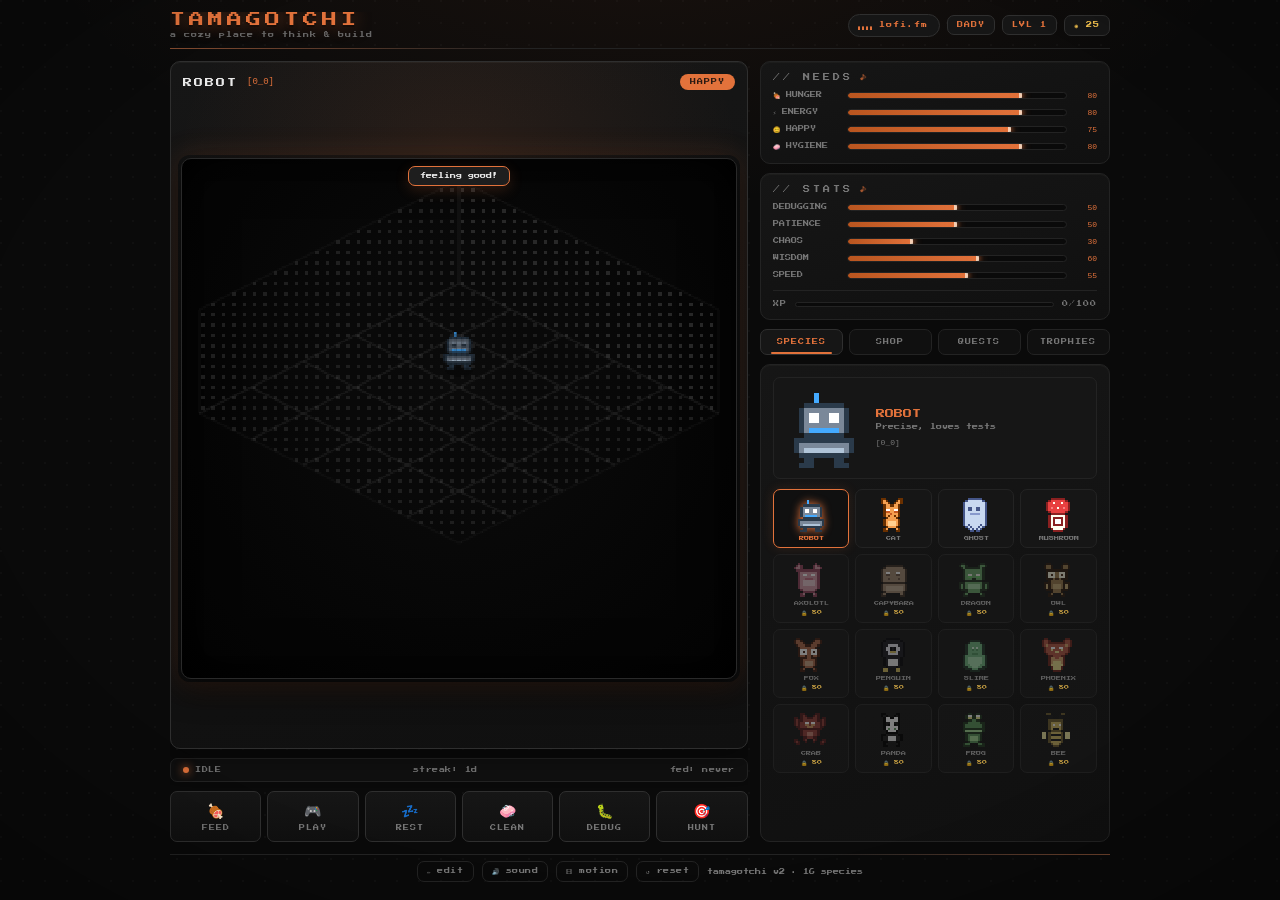
<file: index.html>
<!DOCTYPE html>
<html lang="en">
<head>
<meta charset="UTF-8">
<meta name="viewport" content="width=device-width, initial-scale=1.0, maximum-scale=1.0, user-scalable=no">
<title>TAMAGOTCHI</title>
<link href="https://fonts.googleapis.com/css2?family=Press+Start+2P&display=swap" rel="stylesheet">
<link rel="stylesheet" href="styles/main.css?v=2">
</head>
<body class="mood-happy">

<div id="app">
  <!-- HEADER -->
  <div class="header">
    <div class="brand">
      <div class="logo">TAMAGOTCHI</div>
      <div class="tagline">a cozy place to think &amp; build</div>
    </div>
    <div class="header-right">
      <div class="nowplaying" id="nowPlaying" aria-label="lofi vibes">
        <span class="np-eq"><i></i><i></i><i></i><i></i></span>
        <span class="np-text">lofi.fm</span>
      </div>
      <div class="badge" id="stageBadge">BABY</div>
      <div class="badge" id="levelBadge">LVL 1</div>
      <div class="badge coins" id="coinBadge">◉ 0</div>
    </div>
  </div>

  <!-- MAIN GAME LAYOUT — hero room + side rail -->
  <div class="game-layout">

    <!-- LEFT: hero room + status + actions -->
    <div class="left-pane">
      <div class="pet-card" id="petCard">
        <div class="pet-titlebar">
          <span class="pet-id">
            <span class="species-name" id="speciesName">ROBOT</span>
            <span class="species-emoji" id="speciesEmoji">[0_0]</span>
          </span>
          <span class="mood-badge" id="moodBadge">HAPPY</span>
        </div>

        <div class="room-wrap">
          <div class="room-stage">
            <canvas id="petCanvas" width="320" height="300"></canvas>
            <div class="speech-bubble" id="speechBubble">...</div>

            <!-- mini-game HUD -->
            <div class="mg-hud" id="mgHud">
              <span id="mgTime">20</span>s · 🐛 <span id="mgScore">0</span>
            </div>
          </div>
        </div>
      </div>

      <div class="status-row">
        <div class="status-item"><span class="status-dot"></span><span id="statusText">IDLE</span></div>
        <span id="streakInfo">streak: 1d</span>
        <span id="lastFed">fed: never</span>
      </div>

      <div class="actions">
        <button class="btn" id="btnFeed"><span class="btn-icon">🍖</span>FEED</button>
        <button class="btn" id="btnPlay"><span class="btn-icon">🎮</span>PLAY</button>
        <button class="btn" id="btnRest"><span class="btn-icon">💤</span>REST</button>
        <button class="btn" id="btnClean"><span class="btn-icon">🧼</span>CLEAN</button>
        <button class="btn" id="btnDebug"><span class="btn-icon">🐛</span>DEBUG</button>
        <button class="btn" id="btnHunt"><span class="btn-icon">🎯</span>HUNT</button>
      </div>
    </div>

    <!-- RIGHT: needs + stats + tabs + panels -->
    <div class="right-pane">
      <!-- NEEDS -->
      <div class="card">
        <div class="card-title">// NEEDS</div>
        <div class="bar-row"><span class="bar-label">🍖 HUNGER</span><div class="track"><div class="fill need" id="nf-hunger"></div></div><span class="num" id="nv-hunger">80</span></div>
        <div class="bar-row"><span class="bar-label">⚡ ENERGY</span><div class="track"><div class="fill need" id="nf-energy"></div></div><span class="num" id="nv-energy">80</span></div>
        <div class="bar-row"><span class="bar-label">😊 HAPPY</span><div class="track"><div class="fill need" id="nf-happiness"></div></div><span class="num" id="nv-happiness">75</span></div>
        <div class="bar-row last"><span class="bar-label">🧼 HYGIENE</span><div class="track"><div class="fill need" id="nf-hygiene"></div></div><span class="num" id="nv-hygiene">80</span></div>
      </div>

      <!-- STATS -->
      <div class="card">
        <div class="card-title">// STATS</div>
        <div class="bar-row"><span class="bar-label">DEBUGGING</span><div class="track"><div class="fill" id="sf-debugging"></div></div><span class="num" id="sv-debugging">50</span></div>
        <div class="bar-row"><span class="bar-label">PATIENCE</span><div class="track"><div class="fill" id="sf-patience"></div></div><span class="num" id="sv-patience">50</span></div>
        <div class="bar-row"><span class="bar-label">CHAOS</span><div class="track"><div class="fill" id="sf-chaos"></div></div><span class="num" id="sv-chaos">50</span></div>
        <div class="bar-row"><span class="bar-label">WISDOM</span><div class="track"><div class="fill" id="sf-wisdom"></div></div><span class="num" id="sv-wisdom">50</span></div>
        <div class="bar-row last"><span class="bar-label">SPEED</span><div class="track"><div class="fill" id="sf-speed"></div></div><span class="num" id="sv-speed">50</span></div>
        <div class="xp-row">
          <span class="xp-label">XP</span>
          <div class="xp-track"><div class="xp-fill" id="xpFill"></div></div>
          <span class="xp-label" id="xpLabel">0/100</span>
        </div>
      </div>

      <!-- TABS -->
      <div class="tabs" id="tabs">
        <button class="tab active" data-tab="species">SPECIES</button>
        <button class="tab" data-tab="shop">SHOP</button>
        <button class="tab" data-tab="quests">QUESTS</button>
        <button class="tab" data-tab="trophies">TROPHIES</button>
      </div>

      <!-- PANELS -->
      <div class="panels-wrap">
        <div class="card panel" id="panel-species">
          <div class="sp-viewer">
            <canvas id="spBigPreview" width="80" height="80" class="sp-big-preview"></canvas>
            <div class="sp-viewer-info">
              <div class="sp-viewer-name" id="spViewerName">ROBOT</div>
              <div class="sp-viewer-tag" id="spViewerTag">Precise, loves tests</div>
              <div class="sp-viewer-emoji" id="spViewerEmoji">[0_0]</div>
            </div>
          </div>
          <div class="species-grid" id="speciesGrid"></div>
        </div>
        <div class="card panel hidden" id="panel-shop">
          <div class="shop-grid" id="shopGrid"></div>
          <button class="mini-btn" id="clearRoom">clear room</button>
        </div>
        <div class="card panel hidden" id="panel-quests"><div id="questList"></div></div>
        <div class="card panel hidden" id="panel-trophies"><div class="trophy-grid" id="trophyGrid"></div></div>
      </div>
    </div>

  </div><!-- /game-layout -->

  <!-- FOOTER / SETTINGS -->
  <div class="footer">
    <button class="mini-btn" id="toggleEdit">✏️ edit</button>
    <button class="mini-btn" id="toggleSound">🔊 sound</button>
    <button class="mini-btn" id="toggleMotion">🎞 motion</button>
    <button class="mini-btn" id="resetGame">↺ reset</button>
    <div id="footerInfo">tangochi v2</div>
  </div>
</div>

<div id="toast"></div>

<!-- modules (classic scripts, dependency order; runs from file://) -->
<script src="src/core.js"></script>
<script src="src/config.js?v=2"></script>
<script src="src/species.js"></script>
<script src="src/state.js"></script>
<script src="src/sprites.js"></script>
<script src="src/particles.js"></script>
<script src="src/audio.js"></script>
<script src="src/sim.js"></script>
<script src="src/iso.js?v=3"></script>
<script src="src/minigame.js"></script>
<script src="src/actions.js"></script>
<script src="src/progress.js"></script>
<script src="src/shop.js"></script>
<script src="src/roomeditor.js"></script>
<script src="src/ui.js"></script>
<script src="src/main.js"></script>
</body>
</html>
</file>
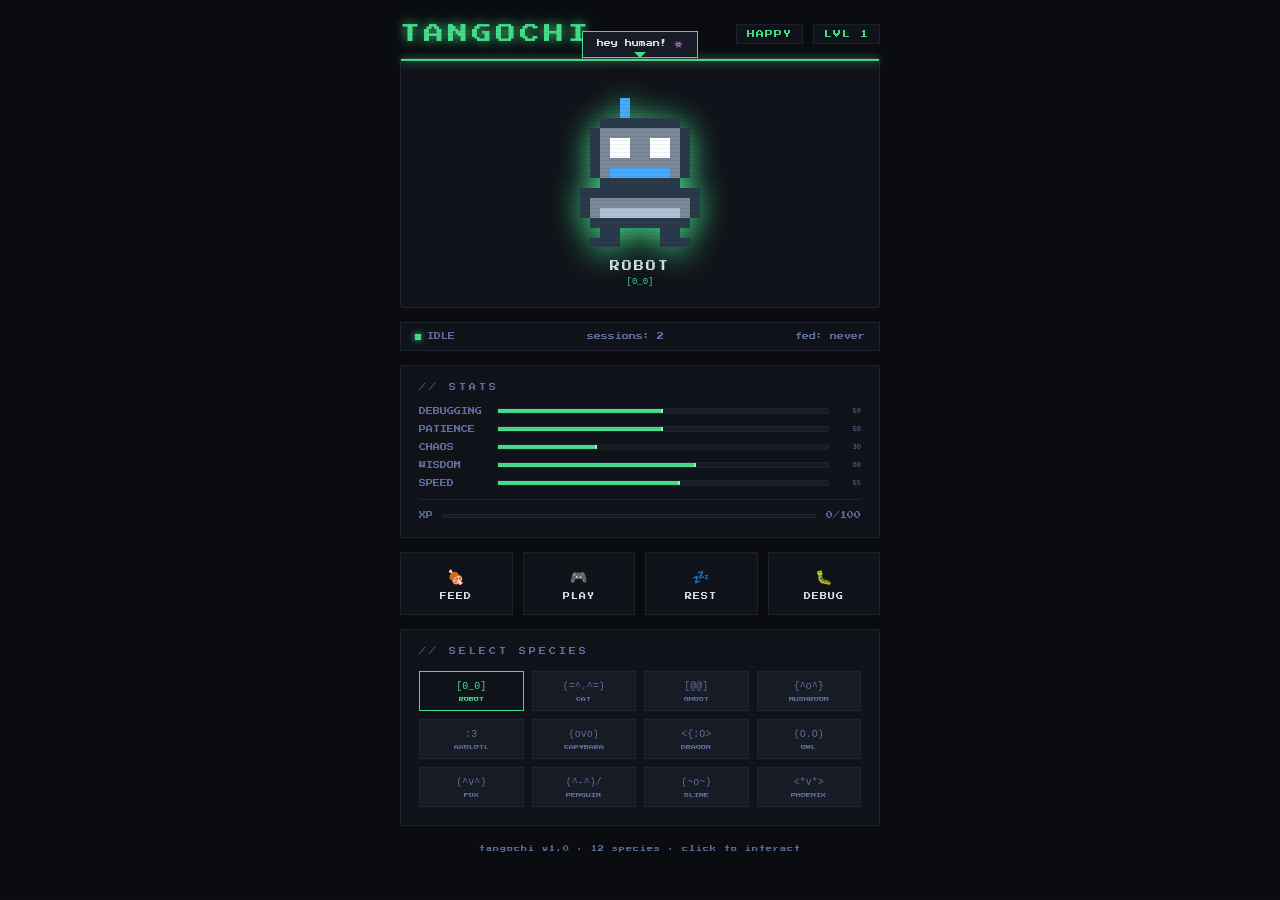
<file: index.legacy.html>
<!DOCTYPE html>
<html lang="en">
<head>
<meta charset="UTF-8">
<meta name="viewport" content="width=device-width, initial-scale=1.0">
<title>TANGOCHI</title>
<link href="https://fonts.googleapis.com/css2?family=Press+Start+2P&display=swap" rel="stylesheet">
<style>
  *, *::before, *::after { box-sizing: border-box; margin: 0; padding: 0; }

  :root {
    --bg:      #0a0c10;
    --bg2:     #10131a;
    --bg3:     #181c26;
    --border:  #1e2330;
    --text:    #dde2ee;
    --text2:   #6070a0;
    --accent:  #44dd88;
    --accent2: #22aa55;
    --px: 'Press Start 2P', monospace;
    --glow: 0 0 12px var(--accent);
    --transition: 0.3s ease;
  }

  /* Mood themes */
  .mood-happy      { --accent:#44dd88; --accent2:#22aa55; }
  .mood-excited    { --accent:#ffcc00; --accent2:#cc8800; }
  .mood-focused    { --accent:#44aaff; --accent2:#2277dd; }
  .mood-sad        { --accent:#9966dd; --accent2:#663baa; }
  .mood-sleeping   { --accent:#558898; --accent2:#335566; }
  .mood-celebrating{ --accent:#ff55cc; --accent2:#cc22aa; }
  .mood-angry      { --accent:#ff4444; --accent2:#cc1111; }

  body {
    background: var(--bg);
    color: var(--text);
    font-family: var(--px);
    min-height: 100vh;
    display: flex;
    flex-direction: column;
    align-items: center;
    padding: 24px 16px;
    overflow-x: hidden;
  }

  /* Scanlines */
  body::before {
    content: '';
    position: fixed;
    inset: 0;
    background: repeating-linear-gradient(
      0deg, transparent, transparent 3px,
      rgba(0,0,0,0.06) 3px, rgba(0,0,0,0.06) 4px
    );
    pointer-events: none;
    z-index: 100;
  }

  #app {
    width: 100%;
    max-width: 480px;
    display: flex;
    flex-direction: column;
    gap: 14px;
  }

  /* ── HEADER ── */
  .header {
    display: flex;
    align-items: center;
    justify-content: space-between;
  }

  .logo {
    font-size: 20px;
    letter-spacing: 4px;
    color: var(--accent);
    text-shadow: var(--glow);
    transition: color var(--transition), text-shadow var(--transition);
  }

  .header-right {
    display: flex;
    align-items: center;
    gap: 10px;
  }

  .badge {
    background: var(--bg2);
    border: 1px solid var(--border);
    font-size: 8px;
    color: var(--accent);
    padding: 5px 10px;
    letter-spacing: 1px;
    transition: color var(--transition), border-color var(--transition);
  }

  /* ── PET CARD ── */
  .pet-card {
    background: var(--bg2);
    border: 1px solid var(--border);
    border-radius: 2px;
    padding: 28px 20px 20px;
    display: flex;
    flex-direction: column;
    align-items: center;
    gap: 14px;
    position: relative;
    cursor: pointer;
    user-select: none;
    transition: border-color 0.3s;
  }

  .pet-card:hover { border-color: var(--accent); }

  .status-bar {
    position: absolute;
    top: 0; left: 0; right: 0;
    height: 2px;
    background: var(--accent);
    box-shadow: 0 0 8px var(--accent);
    transition: background var(--transition), box-shadow var(--transition);
  }

  .pet-viewport {
    position: relative;
    display: flex;
    flex-direction: column;
    align-items: center;
    gap: 10px;
  }

  #petCanvas {
    image-rendering: pixelated;
    image-rendering: crisp-edges;
    display: block;
    filter: drop-shadow(0 4px 16px var(--accent));
    transition: filter var(--transition);
  }

  .speech-bubble {
    position: absolute;
    top: -56px;
    left: 50%;
    transform: translateX(-50%);
    background: var(--bg3);
    border: 1px solid var(--accent);
    padding: 8px 14px;
    font-size: 7px;
    color: var(--text);
    white-space: nowrap;
    pointer-events: none;
    opacity: 0;
    transition: opacity 0.2s, border-color var(--transition);
    z-index: 10;
  }

  .speech-bubble.show { opacity: 1; }

  .speech-bubble::after {
    content: '';
    position: absolute;
    bottom: -7px;
    left: 50%;
    transform: translateX(-50%);
    border: 6px solid transparent;
    border-top-color: var(--accent);
    transition: border-top-color var(--transition);
  }

  .pet-info {
    text-align: center;
    display: flex;
    flex-direction: column;
    gap: 6px;
  }

  .species-name {
    font-size: 10px;
    color: var(--text);
    letter-spacing: 2px;
  }

  .species-emoji {
    font-size: 9px;
    color: var(--accent);
    font-family: 'Courier New', monospace;
    transition: color var(--transition);
  }

  .mood-badge {
    display: inline-block;
    background: var(--accent);
    color: #000;
    font-size: 7px;
    padding: 4px 10px;
    letter-spacing: 1px;
    transition: background var(--transition);
  }

  /* ── STATUS ROW ── */
  .status-row {
    display: flex;
    align-items: center;
    justify-content: space-between;
    background: var(--bg2);
    border: 1px solid var(--border);
    padding: 10px 14px;
    font-size: 7px;
    color: var(--text2);
    gap: 8px;
  }

  .status-item {
    display: flex;
    align-items: center;
    gap: 6px;
  }

  .status-dot {
    width: 6px;
    height: 6px;
    background: var(--accent);
    box-shadow: 0 0 6px var(--accent);
    transition: background var(--transition), box-shadow var(--transition);
    animation: pulse 2s infinite;
  }

  @keyframes pulse {
    0%, 100% { opacity: 1; }
    50%       { opacity: 0.4; }
  }

  /* ── STATS ── */
  .card {
    background: var(--bg2);
    border: 1px solid var(--border);
    border-radius: 2px;
    padding: 18px;
  }

  .card-title {
    font-size: 7px;
    color: var(--text2);
    letter-spacing: 3px;
    margin-bottom: 16px;
  }

  .stat-row {
    display: flex;
    align-items: center;
    gap: 10px;
    margin-bottom: 10px;
  }

  .stat-row:last-child { margin-bottom: 0; }

  .stat-label {
    font-size: 7px;
    color: var(--text2);
    width: 68px;
    flex-shrink: 0;
  }

  .stat-track {
    flex: 1;
    height: 6px;
    background: var(--bg3);
    border: 1px solid var(--border);
    overflow: hidden;
    position: relative;
  }

  .stat-fill {
    height: 100%;
    background: var(--accent);
    transition: width 0.6s ease, background var(--transition);
    position: relative;
  }

  .stat-fill::after {
    content: '';
    position: absolute;
    right: 0; top: 0;
    width: 2px; height: 100%;
    background: rgba(255,255,255,0.5);
  }

  .stat-num {
    font-size: 7px;
    color: var(--text2);
    width: 22px;
    text-align: right;
    flex-shrink: 0;
    font-family: 'Courier New', monospace;
  }

  /* ── XP BAR ── */
  .xp-row {
    display: flex;
    align-items: center;
    gap: 10px;
    margin-top: 12px;
    padding-top: 12px;
    border-top: 1px solid var(--border);
  }

  .xp-label { font-size: 7px; color: var(--text2); }

  .xp-track {
    flex: 1;
    height: 4px;
    background: var(--bg3);
    border: 1px solid var(--border);
    overflow: hidden;
  }

  .xp-fill {
    height: 100%;
    background: var(--accent);
    transition: width 0.8s ease, background var(--transition);
    box-shadow: 0 0 6px var(--accent);
  }

  /* ── ACTIONS ── */
  .actions {
    display: flex;
    gap: 10px;
  }

  .btn {
    flex: 1;
    background: var(--bg2);
    border: 1px solid var(--border);
    color: var(--text);
    font-family: var(--px);
    font-size: 7px;
    padding: 13px 6px;
    cursor: pointer;
    transition: all 0.15s;
    display: flex;
    flex-direction: column;
    align-items: center;
    gap: 6px;
    line-height: 1.4;
    letter-spacing: 1px;
  }

  .btn-icon { font-size: 14px; }

  .btn:hover {
    border-color: var(--accent);
    color: var(--accent);
    background: var(--bg3);
    box-shadow: inset 0 0 16px rgba(68,221,136,0.06);
  }

  .btn:active { transform: translateY(1px); }

  .btn.active {
    border-color: var(--accent);
    color: var(--accent);
    background: var(--bg3);
  }

  /* ── SPECIES SELECTOR ── */
  .species-grid {
    display: grid;
    grid-template-columns: repeat(4, 1fr);
    gap: 8px;
  }

  .sp-btn {
    background: var(--bg3);
    border: 1px solid var(--border);
    padding: 10px 4px 8px;
    cursor: pointer;
    text-align: center;
    transition: all 0.15s;
    display: flex;
    flex-direction: column;
    align-items: center;
    gap: 5px;
  }

  .sp-emoji {
    font-size: 10px;
    font-family: 'Courier New', monospace;
    color: var(--text2);
    line-height: 1;
  }

  .sp-name {
    font-family: var(--px);
    font-size: 5px;
    color: var(--text2);
    letter-spacing: 0;
  }

  .sp-btn:hover, .sp-btn.active {
    border-color: var(--accent);
    background: var(--bg2);
  }

  .sp-btn.active .sp-emoji,
  .sp-btn.active .sp-name { color: var(--accent); }

  /* ── FOOTER ── */
  .footer {
    font-size: 6px;
    color: var(--text2);
    text-align: center;
    padding: 6px;
    letter-spacing: 1px;
  }

  /* ── TOAST ── */
  #toast {
    position: fixed;
    bottom: 24px;
    left: 50%;
    transform: translateX(-50%) translateY(60px);
    background: var(--bg3);
    border: 1px solid var(--accent);
    color: var(--accent);
    font-size: 7px;
    padding: 10px 20px;
    letter-spacing: 1px;
    transition: transform 0.3s ease, opacity 0.3s;
    opacity: 0;
    pointer-events: none;
    z-index: 200;
    white-space: nowrap;
  }

  #toast.show {
    transform: translateX(-50%) translateY(0);
    opacity: 1;
  }
</style>
</head>
<body class="mood-happy">

<div id="app">
  <div class="header">
    <div class="logo">TANGOCHI</div>
    <div class="header-right">
      <div class="badge" id="moodBadge">HAPPY</div>
      <div class="badge" id="levelBadge">LVL 1</div>
    </div>
  </div>

  <div class="pet-card" id="petCard" onclick="petClick()">
    <div class="status-bar"></div>
    <div class="pet-viewport">
      <div class="speech-bubble" id="speechBubble">...</div>
      <canvas id="petCanvas" width="160" height="160"></canvas>
    </div>
    <div class="pet-info">
      <div class="species-name" id="speciesName">ROBOT</div>
      <div class="species-emoji" id="speciesEmoji">[0_0]</div>
    </div>
  </div>

  <div class="status-row">
    <div class="status-item">
      <div class="status-dot"></div>
      <span id="statusText">IDLE</span>
    </div>
    <span id="sessionInfo">sessions: 0</span>
    <span id="lastFed">last fed: never</span>
  </div>

  <div class="card">
    <div class="card-title">// STATS</div>
    <div class="stat-row">
      <div class="stat-label">DEBUGGING</div>
      <div class="stat-track"><div class="stat-fill" id="sf-debugging"></div></div>
      <div class="stat-num" id="sv-debugging">50</div>
    </div>
    <div class="stat-row">
      <div class="stat-label">PATIENCE</div>
      <div class="stat-track"><div class="stat-fill" id="sf-patience"></div></div>
      <div class="stat-num" id="sv-patience">50</div>
    </div>
    <div class="stat-row">
      <div class="stat-label">CHAOS</div>
      <div class="stat-track"><div class="stat-fill" id="sf-chaos"></div></div>
      <div class="stat-num" id="sv-chaos">50</div>
    </div>
    <div class="stat-row">
      <div class="stat-label">WISDOM</div>
      <div class="stat-track"><div class="stat-fill" id="sf-wisdom"></div></div>
      <div class="stat-num" id="sv-wisdom">50</div>
    </div>
    <div class="stat-row">
      <div class="stat-label">SPEED</div>
      <div class="stat-track"><div class="stat-fill" id="sf-speed"></div></div>
      <div class="stat-num" id="sv-speed">50</div>
    </div>
    <div class="xp-row">
      <div class="xp-label">XP</div>
      <div class="xp-track"><div class="xp-fill" id="xpFill"></div></div>
      <div class="xp-label" id="xpLabel">0/100</div>
    </div>
  </div>

  <div class="actions">
    <button class="btn" onclick="doFeed()">
      <span class="btn-icon">🍖</span>FEED
    </button>
    <button class="btn" onclick="doPlay()">
      <span class="btn-icon">🎮</span>PLAY
    </button>
    <button class="btn" onclick="doRest()">
      <span class="btn-icon">💤</span>REST
    </button>
    <button class="btn" onclick="doDebug()">
      <span class="btn-icon">🐛</span>DEBUG
    </button>
  </div>

  <div class="card">
    <div class="card-title">// SELECT SPECIES</div>
    <div class="species-grid" id="speciesGrid"></div>
  </div>

  <div class="footer" id="footerInfo">tangochi v1.0 — click your pet to interact</div>
</div>

<div id="toast"></div>

<script>
// ═══════════════════════════════════════════════════════════
// PIXEL SPRITE DEFINITIONS  (16×16 grids, 10px per pixel)
// Values: 0=transparent, 1=body, 2=light, 3=accent, 4=dark, 5=white
// ═══════════════════════════════════════════════════════════

const SPECIES = {

  robot: {
    name:'ROBOT', emoji:'[0_0]', personality:'Precise, loves tests',
    colors:['','#7a8899','#b0c4d8','#44aaff','#2a3a4a','#ffffff'],
    frames:[
      // Frame 0 – normal
      [0,0,0,0,0,0,0,0,0,0,0,0,0,0,0,0,
       0,0,0,0,0,0,3,0,0,0,0,0,0,0,0,0,
       0,0,0,0,0,0,3,0,0,0,0,0,0,0,0,0,
       0,0,0,0,4,4,4,4,4,4,4,4,0,0,0,0,
       0,0,0,4,1,1,1,1,1,1,1,1,4,0,0,0,
       0,0,0,4,1,5,5,1,1,5,5,1,4,0,0,0,
       0,0,0,4,1,5,5,1,1,5,5,1,4,0,0,0,
       0,0,0,4,1,1,1,1,1,1,1,1,4,0,0,0,
       0,0,0,4,1,3,3,3,3,3,3,1,4,0,0,0,
       0,0,0,0,4,4,4,4,4,4,4,4,0,0,0,0,
       0,0,4,4,4,4,4,4,4,4,4,4,4,4,0,0,
       0,0,4,1,1,1,1,1,1,1,1,1,1,4,0,0,
       0,0,4,1,2,2,2,2,2,2,2,2,1,4,0,0,
       0,0,0,4,4,4,4,4,4,4,4,4,4,0,0,0,
       0,0,0,0,4,4,0,0,0,0,4,4,0,0,0,0,
       0,0,0,4,4,4,0,0,0,0,4,4,4,0,0,0],
      // Frame 1 – blink (eyes different)
      [0,0,0,0,0,0,0,0,0,0,0,0,0,0,0,0,
       0,0,0,0,0,0,3,0,0,0,0,0,0,0,0,0,
       0,0,0,0,0,0,3,0,0,0,0,0,0,0,0,0,
       0,0,0,0,4,4,4,4,4,4,4,4,0,0,0,0,
       0,0,0,4,1,1,1,1,1,1,1,1,4,0,0,0,
       0,0,0,4,1,1,1,1,1,1,1,1,4,0,0,0,
       0,0,0,4,1,4,4,1,1,4,4,1,4,0,0,0,
       0,0,0,4,1,1,1,1,1,1,1,1,4,0,0,0,
       0,0,0,4,1,3,3,3,3,3,3,1,4,0,0,0,
       0,0,0,0,4,4,4,4,4,4,4,4,0,0,0,0,
       0,0,4,4,4,4,4,4,4,4,4,4,4,4,0,0,
       0,0,4,1,1,1,1,1,1,1,1,1,1,4,0,0,
       0,0,4,1,2,2,2,2,2,2,2,2,1,4,0,0,
       0,0,0,4,4,4,4,4,4,4,4,4,4,0,0,0,
       0,0,0,0,4,4,0,0,0,0,4,4,0,0,0,0,
       0,0,0,4,4,4,0,0,0,0,4,4,4,0,0,0]
    ]
  },

  cat: {
    name:'CAT', emoji:'(=^.^=)', personality:'Independent, ignores bad code',
    colors:['','#f5a050','#ffd090','#c85820','#6a3000','#ffffff'],
    frames:[
      [0,0,4,4,0,0,0,0,0,0,4,4,0,0,0,0,
       0,0,4,1,4,0,0,0,0,4,1,4,0,0,0,0,
       0,0,4,1,1,4,0,0,4,1,1,4,0,0,0,0,
       0,0,0,4,1,1,4,4,1,1,4,0,0,0,0,0,
       0,0,0,4,1,1,1,1,1,1,4,0,0,0,0,0,
       0,0,0,4,5,5,1,1,5,5,4,0,0,0,0,0,
       0,0,0,4,3,3,1,1,3,3,4,0,0,0,0,0,
       0,0,0,4,1,1,3,1,1,1,4,0,0,0,0,0,
       0,0,0,4,1,4,1,1,4,1,4,0,0,0,0,0,
       0,0,0,0,4,1,1,1,1,4,0,0,0,0,0,0,
       0,0,0,4,1,1,1,1,1,1,4,0,0,0,0,0,
       0,0,0,4,1,2,2,2,2,1,4,0,0,0,0,0,
       0,0,0,4,1,2,2,2,2,1,4,0,0,0,0,0,
       0,0,0,0,4,1,1,1,1,4,0,0,0,0,0,0,
       0,0,0,4,1,0,0,0,0,1,4,0,0,0,0,0,
       0,0,0,4,4,0,0,0,0,4,4,0,0,0,0,0],
      [0,0,4,4,0,0,0,0,0,0,4,4,0,0,0,0,
       0,0,4,1,4,0,0,0,0,4,1,4,0,0,0,0,
       0,0,4,1,1,4,0,0,4,1,1,4,0,0,0,0,
       0,0,0,4,1,1,4,4,1,1,4,0,0,0,0,0,
       0,0,0,4,1,1,1,1,1,1,4,0,0,0,0,0,
       0,0,0,4,1,1,1,1,1,1,4,0,0,0,0,0,
       0,0,0,4,4,4,1,1,4,4,4,0,0,0,0,0,
       0,0,0,4,1,1,3,1,1,1,4,0,0,0,0,0,
       0,0,0,4,1,4,1,1,4,1,4,0,0,0,0,0,
       0,0,0,0,4,1,1,1,1,4,0,0,0,0,0,0,
       0,0,0,4,1,1,1,1,1,1,4,0,0,0,0,0,
       0,0,0,4,1,2,2,2,2,1,4,0,0,0,0,0,
       0,0,0,4,1,2,2,2,2,1,4,0,0,0,0,0,
       0,0,0,0,4,1,1,1,1,4,0,0,0,0,0,0,
       0,0,0,4,1,0,0,0,0,1,4,0,0,0,0,0,
       0,0,0,4,4,0,0,0,0,4,4,0,0,0,0,0]
    ]
  },

  ghost: {
    name:'GHOST', emoji:'[@@]', personality:'Mysterious debugger',
    colors:['','#c8d8f0','#e8f0ff','#8899cc','#445588','#ffffff'],
    frames:[
      [0,0,0,0,4,4,4,4,4,4,4,0,0,0,0,0,
       0,0,0,4,1,1,1,1,1,1,1,4,0,0,0,0,
       0,0,4,1,1,1,1,1,1,1,1,1,4,0,0,0,
       0,0,4,1,1,1,1,1,1,1,1,1,4,0,0,0,
       0,0,4,1,4,4,1,1,4,4,1,1,4,0,0,0,
       0,0,4,1,4,4,1,1,4,4,1,1,4,0,0,0,
       0,0,4,1,1,1,1,1,1,1,1,1,4,0,0,0,
       0,0,4,1,1,3,3,3,3,3,1,1,4,0,0,0,
       0,0,4,1,1,1,1,1,1,1,1,1,4,0,0,0,
       0,0,4,1,1,1,1,1,1,1,1,1,4,0,0,0,
       0,0,4,1,1,1,1,1,1,1,1,1,4,0,0,0,
       0,0,4,1,1,1,1,1,1,1,1,1,4,0,0,0,
       0,0,4,1,4,1,1,1,1,1,4,1,4,0,0,0,
       0,0,0,4,1,4,1,1,1,4,1,4,0,0,0,0,
       0,0,0,0,4,1,4,1,4,1,4,0,0,0,0,0,
       0,0,0,0,0,4,4,0,4,4,0,0,0,0,0,0],
      [0,0,0,0,4,4,4,4,4,4,4,0,0,0,0,0,
       0,0,0,4,1,1,1,1,1,1,1,4,0,0,0,0,
       0,0,4,1,1,1,1,1,1,1,1,1,4,0,0,0,
       0,0,4,1,1,1,1,1,1,1,1,1,4,0,0,0,
       0,0,4,1,4,4,1,1,4,4,1,1,4,0,0,0,
       0,0,4,1,1,1,1,1,1,1,1,1,4,0,0,0,
       0,0,4,1,1,1,1,1,1,1,1,1,4,0,0,0,
       0,0,4,1,1,3,3,3,3,3,1,1,4,0,0,0,
       0,0,4,1,1,1,1,1,1,1,1,1,4,0,0,0,
       0,0,4,1,1,1,1,1,1,1,1,1,4,0,0,0,
       0,0,4,1,1,1,1,1,1,1,1,1,4,0,0,0,
       0,0,4,1,1,1,1,1,1,1,1,1,4,0,0,0,
       0,0,4,1,4,1,1,1,1,1,4,1,4,0,0,0,
       0,0,0,4,1,4,1,1,1,4,1,4,0,0,0,0,
       0,0,0,0,4,1,4,1,4,1,4,0,0,0,0,0,
       0,0,0,0,0,4,4,0,4,4,0,0,0,0,0,0]
    ]
  },

  mushroom: {
    name:'MUSHROOM', emoji:'{^o^}', personality:'Grows in dark codebases',
    colors:['','#e84040','#f88080','#ffffff','#8a2020','#fffef0'],
    frames:[
      [0,0,0,0,4,4,4,4,4,4,4,0,0,0,0,0,
       0,0,0,4,1,1,1,1,1,1,1,4,0,0,0,0,
       0,0,4,1,1,5,1,1,1,5,1,1,4,0,0,0,
       0,0,4,1,1,1,1,1,1,1,1,1,4,0,0,0,
       0,0,4,1,2,1,1,5,1,1,2,1,4,0,0,0,
       0,0,4,1,1,1,1,1,1,1,1,1,4,0,0,0,
       0,0,0,4,1,1,1,1,1,1,1,4,0,0,0,0,
       0,0,0,0,4,4,4,4,4,4,4,0,0,0,0,0,
       0,0,0,4,5,5,5,5,5,5,5,4,0,0,0,0,
       0,0,0,4,5,4,4,4,4,4,5,4,0,0,0,0,
       0,0,0,4,5,4,3,3,3,4,5,4,0,0,0,0,
       0,0,0,4,5,4,3,3,3,4,5,4,0,0,0,0,
       0,0,0,4,5,4,4,4,4,4,5,4,0,0,0,0,
       0,0,0,4,5,5,5,5,5,5,5,4,0,0,0,0,
       0,0,0,0,4,5,5,5,5,5,4,0,0,0,0,0,
       0,0,0,0,0,4,4,4,4,4,0,0,0,0,0,0],
      [0,0,0,0,4,4,4,4,4,4,4,0,0,0,0,0,
       0,0,0,4,1,1,1,1,1,1,1,4,0,0,0,0,
       0,0,4,1,1,5,1,1,1,5,1,1,4,0,0,0,
       0,0,4,1,1,1,1,1,1,1,1,1,4,0,0,0,
       0,0,4,1,2,1,1,5,1,1,2,1,4,0,0,0,
       0,0,4,1,1,1,1,1,1,1,1,1,4,0,0,0,
       0,0,0,4,1,1,1,1,1,1,1,4,0,0,0,0,
       0,0,0,0,4,4,4,4,4,4,4,0,0,0,0,0,
       0,0,0,4,5,5,5,5,5,5,5,4,0,0,0,0,
       0,0,0,4,5,4,4,4,4,4,5,4,0,0,0,0,
       0,0,0,4,5,4,3,3,3,4,5,4,0,0,0,0,
       0,0,0,4,5,4,3,3,3,4,5,4,0,0,0,0,
       0,0,0,4,5,4,4,4,4,4,5,4,0,0,0,0,
       0,0,0,4,5,5,5,5,5,5,5,4,0,0,0,0,
       0,0,0,4,4,5,5,5,5,5,4,4,0,0,0,0,
       0,0,0,0,0,4,4,4,4,4,0,0,0,0,0,0]
    ]
  },

  axolotl: {
    name:'AXOLOTL', emoji:':3', personality:'Calm, regenerates from errors',
    colors:['','#ff8aaa','#ffc0d0','#ff5580','#cc3366','#ffffff'],
    frames:[
      [0,0,4,0,0,0,0,0,0,0,4,0,0,0,0,0,
       0,4,1,4,0,0,0,0,0,4,1,4,0,0,0,0,
       4,1,1,4,0,0,0,0,0,4,1,1,4,0,0,0,
       0,4,4,4,4,4,4,4,4,4,4,4,0,0,0,0,
       0,0,4,1,1,1,1,1,1,1,1,4,0,0,0,0,
       0,0,4,1,5,5,1,1,5,5,1,4,0,0,0,0,
       0,0,4,1,1,1,1,1,1,1,1,4,0,0,0,0,
       0,0,4,1,1,3,3,3,3,1,1,4,0,0,0,0,
       0,0,4,1,2,2,2,2,2,2,1,4,0,0,0,0,
       0,0,4,1,2,2,2,2,2,2,1,4,0,0,0,0,
       0,0,4,1,2,2,2,2,2,2,1,4,0,0,0,0,
       0,0,4,1,1,1,1,1,1,1,1,4,0,0,0,0,
       0,0,0,4,1,1,1,1,1,1,4,0,0,0,0,0,
       0,0,0,0,4,4,4,4,4,4,0,0,0,0,0,0,
       0,0,0,4,1,0,0,0,0,1,4,0,0,0,0,0,
       0,0,0,4,4,0,0,0,0,4,4,0,0,0,0,0],
      [0,0,4,0,0,0,0,0,0,4,0,0,0,0,0,0,
       4,1,1,4,0,0,0,0,4,1,1,4,0,0,0,0,
       0,4,4,4,4,4,4,4,4,4,4,4,0,0,0,0,
       0,0,4,1,1,1,1,1,1,1,1,4,0,0,0,0,
       0,0,4,1,5,5,1,1,5,5,1,4,0,0,0,0,
       0,0,4,1,1,1,1,1,1,1,1,4,0,0,0,0,
       0,0,4,1,1,3,3,3,3,1,1,4,0,0,0,0,
       0,0,4,1,2,2,2,2,2,2,1,4,0,0,0,0,
       0,0,4,1,2,2,2,2,2,2,1,4,0,0,0,0,
       0,0,4,1,2,2,2,2,2,2,1,4,0,0,0,0,
       0,0,4,1,1,1,1,1,1,1,1,4,0,0,0,0,
       0,0,0,4,1,1,1,1,1,1,4,0,0,0,0,0,
       0,0,0,0,4,4,4,4,4,4,0,0,0,0,0,0,
       0,0,0,4,1,0,0,0,0,1,4,0,0,0,0,0,
       0,0,0,4,4,0,0,0,0,4,4,0,0,0,0,0,
       0,0,0,0,0,0,0,0,0,0,0,0,0,0,0,0]
    ]
  },

  capybara: {
    name:'CAPYBARA', emoji:'(ovo)', personality:'Chill, never panics',
    colors:['','#b8855a','#d4a87a','#7a5030','#4a3018','#ffffff'],
    frames:[
      [0,0,0,0,0,0,0,0,0,0,0,0,0,0,0,0,
       0,0,0,0,4,4,4,4,4,4,4,4,0,0,0,0,
       0,0,0,4,1,1,1,1,1,1,1,1,4,0,0,0,
       0,0,4,1,1,1,1,1,1,1,1,1,1,4,0,0,
       0,0,4,1,5,5,1,1,1,5,5,1,1,4,0,0,
       0,0,4,1,3,3,1,1,1,3,3,1,1,4,0,0,
       0,0,4,1,1,1,1,1,1,1,1,1,1,4,0,0,
       0,0,4,1,1,3,1,1,1,1,3,1,1,4,0,0,
       0,0,4,1,1,1,1,1,1,1,1,1,1,4,0,0,
       0,0,0,4,4,4,4,4,4,4,4,4,4,0,0,0,
       0,0,4,1,1,1,1,1,1,1,1,1,1,4,0,0,
       0,0,4,1,2,2,2,2,2,2,2,2,1,4,0,0,
       0,0,4,1,2,2,2,2,2,2,2,2,1,4,0,0,
       0,0,0,4,1,1,1,1,1,1,1,1,4,0,0,0,
       0,0,4,1,0,0,0,0,0,0,0,1,4,0,0,0,
       0,0,4,4,0,0,0,0,0,0,0,4,4,0,0,0],
      [0,0,0,0,0,0,0,0,0,0,0,0,0,0,0,0,
       0,0,0,0,4,4,4,4,4,4,4,4,0,0,0,0,
       0,0,0,4,1,1,1,1,1,1,1,1,4,0,0,0,
       0,0,4,1,1,1,1,1,1,1,1,1,1,4,0,0,
       0,0,4,1,5,5,1,1,1,5,5,1,1,4,0,0,
       0,0,4,1,3,3,1,1,1,3,3,1,1,4,0,0,
       0,0,4,1,1,1,1,1,1,1,1,1,1,4,0,0,
       0,0,4,1,1,3,1,1,1,1,3,1,1,4,0,0,
       0,0,4,1,1,1,1,1,1,1,1,1,1,4,0,0,
       0,0,0,4,4,4,4,4,4,4,4,4,4,0,0,0,
       0,0,4,1,1,1,1,1,1,1,1,1,1,4,0,0,
       0,0,4,1,2,2,2,2,2,2,2,2,1,4,0,0,
       0,0,4,1,2,2,2,2,2,2,2,2,1,4,0,0,
       0,0,0,4,1,1,1,1,1,1,1,1,4,0,0,0,
       0,0,0,4,1,0,0,0,0,0,1,4,0,0,0,0,
       0,0,0,4,4,0,0,0,0,0,4,4,0,0,0,0]
    ]
  },

  dragon: {
    name:'DRAGON', emoji:'<{:O>', personality:'Fierce, burns bugs',
    colors:['','#40b840','#80e080','#20e020','#183818','#f0f0e0'],
    frames:[
      [0,4,4,0,0,0,0,0,0,0,4,4,0,0,0,0,
       4,1,1,4,0,0,0,0,0,4,1,1,4,0,0,0,
       0,4,1,4,4,4,4,4,4,4,1,4,0,0,0,0,
       0,0,4,1,1,1,1,1,1,1,1,4,0,0,0,0,
       0,0,4,1,1,1,1,1,1,1,1,4,0,0,0,0,
       0,0,4,1,5,5,1,1,5,5,1,4,0,0,0,0,
       0,0,4,1,3,3,1,1,3,3,1,4,0,0,0,0,
       0,0,4,1,1,1,4,4,1,1,1,4,0,0,0,0,
       0,0,0,4,4,4,4,4,4,4,4,0,0,0,0,0,
       4,4,4,1,1,1,1,1,1,1,1,4,4,4,0,0,
       4,1,4,1,2,2,2,2,2,2,1,4,1,4,0,0,
       4,1,4,1,2,2,2,2,2,2,1,4,1,4,0,0,
       0,4,4,4,1,1,1,1,1,1,4,4,4,0,0,0,
       0,0,0,4,1,1,1,1,1,1,4,0,0,0,0,0,
       0,0,4,1,0,0,0,0,0,0,1,4,0,0,0,0,
       0,0,4,4,0,0,0,0,0,0,4,4,0,0,0,0],
      [0,4,4,0,0,0,0,0,0,0,0,4,4,0,0,0,
       4,1,1,4,0,0,0,0,0,0,4,1,1,4,0,0,
       0,4,1,4,4,4,4,4,4,4,4,1,4,0,0,0,
       0,0,4,1,1,1,1,1,1,1,1,1,4,0,0,0,
       0,0,4,1,1,1,1,1,1,1,1,1,4,0,0,0,
       0,0,4,1,5,5,1,1,1,5,5,1,4,0,0,0,
       0,0,4,1,3,3,1,1,1,3,3,1,4,0,0,0,
       0,0,4,1,1,1,4,4,4,1,1,1,4,0,0,0,
       0,0,0,4,4,4,4,4,4,4,4,4,0,0,0,0,
       4,4,4,1,1,1,1,1,1,1,1,4,4,4,0,0,
       4,1,4,1,2,2,2,2,2,2,1,4,1,4,0,0,
       4,1,4,1,2,2,2,2,2,2,1,4,1,4,0,0,
       0,4,4,4,1,1,1,1,1,1,4,4,4,0,0,0,
       0,0,0,4,1,1,1,1,1,1,4,0,0,0,0,0,
       0,0,4,1,0,0,0,0,0,0,1,4,0,0,0,0,
       0,0,4,4,0,0,0,0,0,0,4,4,0,0,0,0]
    ]
  },

  owl: {
    name:'OWL', emoji:'(O.O)', personality:'Wise, loves architecture',
    colors:['','#b87820','#e0a840','#602800','#3a1800','#fffad0'],
    frames:[
      [0,0,4,4,0,0,0,0,0,0,4,4,0,0,0,0,
       0,4,1,1,4,0,0,0,0,4,1,1,4,0,0,0,
       0,4,1,1,4,0,0,0,0,4,1,1,4,0,0,0,
       0,0,4,4,4,4,4,4,4,4,4,4,0,0,0,0,
       0,0,4,5,5,5,1,1,5,5,5,4,0,0,0,0,
       0,0,4,5,3,5,1,1,5,3,5,4,0,0,0,0,
       0,0,4,5,5,5,1,1,5,5,5,4,0,0,0,0,
       0,0,4,4,4,1,3,3,1,4,4,4,0,0,0,0,
       0,0,0,4,1,1,1,1,1,1,4,0,0,0,0,0,
       0,4,4,4,1,1,1,1,1,1,4,4,4,0,0,0,
       0,4,2,4,1,2,2,2,2,1,4,2,4,0,0,0,
       0,4,2,4,1,2,2,2,2,1,4,2,4,0,0,0,
       0,0,4,4,4,1,1,1,1,4,4,4,0,0,0,0,
       0,0,0,0,4,1,1,1,1,4,0,0,0,0,0,0,
       0,0,0,4,1,0,0,0,0,1,4,0,0,0,0,0,
       0,0,0,4,4,0,0,0,0,4,4,0,0,0,0,0],
      [0,0,4,4,0,0,0,0,0,0,4,4,0,0,0,0,
       0,4,1,1,4,0,0,0,0,4,1,1,4,0,0,0,
       0,4,1,1,4,0,0,0,0,4,1,1,4,0,0,0,
       0,0,4,4,4,4,4,4,4,4,4,4,0,0,0,0,
       0,0,4,5,5,5,1,1,5,5,5,4,0,0,0,0,
       0,0,4,5,3,5,1,1,5,3,5,4,0,0,0,0,
       0,0,4,5,5,5,1,1,5,5,5,4,0,0,0,0,
       0,0,4,4,4,1,3,3,1,4,4,4,0,0,0,0,
       0,0,0,4,1,1,1,1,1,1,4,0,0,0,0,0,
       0,4,4,4,1,1,1,1,1,1,4,4,4,0,0,0,
       4,2,2,4,1,2,2,2,2,1,4,2,2,4,0,0,
       0,4,2,4,1,2,2,2,2,1,4,2,4,0,0,0,
       0,0,4,4,4,1,1,1,1,4,4,4,0,0,0,0,
       0,0,0,0,4,1,1,1,1,4,0,0,0,0,0,0,
       0,0,0,4,1,0,0,0,0,1,4,0,0,0,0,0,
       0,0,0,4,4,0,0,0,0,4,4,0,0,0,0,0]
    ]
  },

  fox: {
    name:'FOX', emoji:'(^v^)', personality:'Clever, finds shortcuts',
    colors:['','#e86020','#f0a060','#ffffff','#601800','#ffe0c0'],
    frames:[
      [0,4,4,0,0,0,0,0,0,0,4,4,0,0,0,0,
       4,1,1,4,0,0,0,0,0,4,1,1,4,0,0,0,
       4,1,1,1,4,0,0,0,4,1,1,1,4,0,0,0,
       0,4,1,1,1,4,4,4,1,1,1,4,0,0,0,0,
       0,0,4,1,1,1,1,1,1,1,4,0,0,0,0,0,
       0,0,4,3,3,3,1,1,3,3,3,4,0,0,0,0,
       0,0,4,3,4,3,1,1,3,4,3,4,0,0,0,0,
       0,0,4,3,3,3,1,1,3,3,3,4,0,0,0,0,
       0,0,4,1,1,4,1,1,4,1,1,4,0,0,0,0,
       0,0,0,4,4,4,1,1,4,4,4,0,0,0,0,0,
       0,0,0,4,1,1,1,1,1,1,4,0,0,0,0,0,
       0,0,0,4,1,2,2,2,2,1,4,0,0,0,0,0,
       0,0,0,4,1,2,2,2,2,1,4,0,0,0,0,0,
       0,0,0,0,4,1,1,1,1,4,0,0,0,0,0,0,
       0,0,0,4,1,0,0,0,0,1,4,0,0,0,0,0,
       0,0,0,4,4,0,0,0,0,4,4,0,0,0,0,0],
      [0,4,4,0,0,0,0,0,0,0,4,4,0,0,0,0,
       4,1,1,4,0,0,0,0,0,4,1,1,4,0,0,0,
       4,1,1,1,4,0,0,0,4,1,1,1,4,0,0,0,
       0,4,1,1,1,4,4,4,1,1,1,4,0,0,0,0,
       0,0,4,1,1,1,1,1,1,1,4,0,0,0,0,0,
       0,0,4,3,3,3,1,1,3,3,3,4,0,0,0,0,
       0,0,4,3,3,3,1,1,3,3,3,4,0,0,0,0,
       0,0,4,3,4,3,1,1,3,4,3,4,0,0,0,0,
       0,0,4,1,1,4,1,1,4,1,1,4,0,0,0,0,
       0,0,0,4,4,4,1,1,4,4,4,0,0,0,0,0,
       0,0,0,4,1,1,1,1,1,1,4,0,0,0,0,0,
       0,0,0,4,1,2,2,2,2,1,4,0,0,0,0,0,
       0,0,0,4,1,2,2,2,2,1,4,0,0,0,0,0,
       0,0,0,0,4,1,1,1,1,4,0,0,0,0,0,0,
       0,0,0,4,1,0,0,0,0,1,4,0,0,0,0,0,
       0,0,0,4,4,0,0,0,0,4,4,0,0,0,0,0]
    ]
  },

  penguin: {
    name:'PENGUIN', emoji:'(^-^)/', personality:'Team player, loves swarm',
    colors:['','#1a1a28','#f0f0f0','#f0c000','#080810','#e8e8f8'],
    frames:[
      [0,0,0,0,4,4,4,4,4,4,4,0,0,0,0,0,
       0,0,0,4,1,1,1,1,1,1,1,4,0,0,0,0,
       0,0,4,1,1,1,1,1,1,1,1,1,4,0,0,0,
       0,0,4,1,1,5,5,5,5,5,1,1,4,0,0,0,
       0,0,4,1,5,5,4,1,4,5,5,1,4,0,0,0,
       0,0,4,1,5,5,4,1,4,5,5,1,4,0,0,0,
       0,0,4,1,1,5,3,3,3,5,1,1,4,0,0,0,
       0,0,4,1,1,5,5,5,5,5,1,1,4,0,0,0,
       0,0,4,1,1,1,1,1,1,1,1,1,4,0,0,0,
       0,0,0,4,1,1,1,1,1,1,1,4,0,0,0,0,
       0,0,0,4,1,2,2,2,2,2,1,4,0,0,0,0,
       0,0,0,4,1,2,2,2,2,2,1,4,0,0,0,0,
       0,0,0,4,1,2,2,2,2,2,1,4,0,0,0,0,
       0,0,0,0,4,1,1,1,1,4,0,0,0,0,0,0,
       0,0,0,3,3,0,0,0,0,3,3,0,0,0,0,0,
       0,0,0,3,3,0,0,0,0,3,3,0,0,0,0,0],
      [0,0,0,0,4,4,4,4,4,4,4,0,0,0,0,0,
       0,0,0,4,1,1,1,1,1,1,1,4,0,0,0,0,
       0,0,4,1,1,1,1,1,1,1,1,1,4,0,0,0,
       0,0,4,1,1,5,5,5,5,5,1,1,4,0,0,0,
       0,0,4,1,5,5,4,1,4,5,5,1,4,0,0,0,
       0,0,4,1,5,5,4,1,4,5,5,1,4,0,0,0,
       0,0,4,1,1,5,3,3,3,5,1,1,4,0,0,0,
       0,0,4,1,1,5,5,5,5,5,1,1,4,0,0,0,
       0,0,4,1,1,1,1,1,1,1,1,1,4,0,0,0,
       0,0,0,4,1,1,1,1,1,1,1,4,0,0,0,0,
       0,0,0,4,1,2,2,2,2,2,1,4,0,0,0,0,
       0,0,0,4,1,2,2,2,2,2,1,4,0,0,0,0,
       0,0,0,4,1,2,2,2,2,2,1,4,0,0,0,0,
       0,0,0,0,4,1,1,1,1,4,0,0,0,0,0,0,
       0,0,3,3,0,0,0,0,0,0,3,3,0,0,0,0,
       0,0,3,3,0,0,0,0,0,0,3,3,0,0,0,0]
    ]
  },

  slime: {
    name:'SLIME', emoji:'(~o~)', personality:'Adaptable, works with anything',
    colors:['','#40cc60','#80ee90','#20aa40','#104020','#c0ffd0'],
    frames:[
      [0,0,0,0,0,0,0,0,0,0,0,0,0,0,0,0,
       0,0,0,0,0,4,4,4,4,4,0,0,0,0,0,0,
       0,0,0,0,4,1,1,1,1,1,4,0,0,0,0,0,
       0,0,0,4,1,1,1,1,1,1,1,4,0,0,0,0,
       0,0,0,4,1,1,5,1,5,1,1,4,0,0,0,0,
       0,0,0,4,1,1,3,1,3,1,1,4,0,0,0,0,
       0,0,0,4,1,1,1,1,1,1,1,4,0,0,0,0,
       0,0,0,4,1,1,3,3,3,1,1,4,0,0,0,0,
       0,0,4,1,1,1,1,1,1,1,1,1,4,0,0,0,
       0,0,4,1,2,2,2,2,2,2,2,1,4,0,0,0,
       0,0,4,1,2,2,2,2,2,2,2,1,4,0,0,0,
       0,0,4,1,2,2,2,2,2,2,2,1,4,0,0,0,
       0,0,4,1,1,2,2,2,2,2,1,1,4,0,0,0,
       0,0,4,4,1,1,2,2,2,1,1,4,4,0,0,0,
       0,0,0,4,4,4,1,1,1,4,4,4,0,0,0,0,
       0,0,0,0,0,4,4,4,4,4,0,0,0,0,0,0],
      [0,0,0,0,0,0,4,4,4,0,0,0,0,0,0,0,
       0,0,0,0,0,4,1,1,1,4,0,0,0,0,0,0,
       0,0,0,0,4,1,1,1,1,1,4,0,0,0,0,0,
       0,0,0,4,1,1,1,1,1,1,1,4,0,0,0,0,
       0,0,0,4,1,1,5,1,5,1,1,4,0,0,0,0,
       0,0,0,4,1,1,3,1,3,1,1,4,0,0,0,0,
       0,0,0,4,1,1,1,1,1,1,1,4,0,0,0,0,
       0,0,0,4,1,1,3,3,3,1,1,4,0,0,0,0,
       0,0,4,1,1,1,1,1,1,1,1,1,4,0,0,0,
       0,0,4,1,2,2,2,2,2,2,2,1,4,0,0,0,
       0,0,4,1,2,2,2,2,2,2,2,1,4,0,0,0,
       0,0,4,1,2,2,2,2,2,2,2,1,4,0,0,0,
       0,0,4,1,1,2,2,2,2,2,1,1,4,0,0,0,
       0,0,4,4,1,1,2,2,2,1,1,4,4,0,0,0,
       0,0,0,4,4,4,1,1,1,4,4,4,0,0,0,0,
       0,0,0,0,0,4,4,4,4,4,0,0,0,0,0,0]
    ]
  },

  phoenix: {
    name:'PHOENIX', emoji:'<*v*>', personality:'Rises from failed builds',
    colors:['','#ff4820','#ffa030','#ffe040','#aa1808','#ffffff'],
    frames:[
      [0,4,4,0,0,0,0,0,0,0,0,4,4,0,0,0,
       4,1,1,4,0,0,0,0,0,0,4,1,1,4,0,0,
       4,1,1,4,4,4,4,4,4,4,4,1,1,4,0,0,
       4,1,2,1,1,1,1,1,1,1,1,2,1,4,0,0,
       0,4,1,1,5,5,1,1,5,5,1,1,4,0,0,0,
       0,4,1,1,3,1,1,1,1,3,1,1,4,0,0,0,
       0,4,1,1,1,1,3,3,1,1,1,1,4,0,0,0,
       0,0,4,1,1,1,1,1,1,1,1,4,0,0,0,0,
       0,0,0,4,4,1,1,1,1,4,4,0,0,0,0,0,
       0,0,0,4,2,2,1,1,2,2,4,0,0,0,0,0,
       0,0,0,4,2,2,2,2,2,2,4,0,0,0,0,0,
       0,0,0,4,2,3,3,3,3,2,4,0,0,0,0,0,
       0,0,0,4,3,3,3,3,3,3,4,0,0,0,0,0,
       0,0,0,0,4,3,3,3,3,4,0,0,0,0,0,0,
       0,0,0,0,4,3,3,3,3,4,0,0,0,0,0,0,
       0,0,0,0,0,4,4,4,4,0,0,0,0,0,0,0],
      [0,4,4,0,0,0,0,0,0,0,0,4,4,0,0,0,
       4,1,1,4,0,0,0,0,0,0,4,1,1,4,0,0,
       4,1,1,4,4,4,4,4,4,4,4,1,1,4,0,0,
       4,1,2,1,1,1,1,1,1,1,1,2,1,4,0,0,
       0,4,1,1,5,5,1,1,5,5,1,1,4,0,0,0,
       0,4,1,1,3,1,1,1,1,3,1,1,4,0,0,0,
       0,4,1,1,1,1,3,3,1,1,1,1,4,0,0,0,
       0,0,4,1,1,1,1,1,1,1,1,4,0,0,0,0,
       0,0,0,4,4,1,1,1,1,4,4,0,0,0,0,0,
       0,0,0,4,2,2,1,1,2,2,4,0,0,0,0,0,
       0,0,4,3,2,2,2,2,2,2,3,4,0,0,0,0,
       0,0,4,3,2,3,3,3,3,2,3,4,0,0,0,0,
       0,0,0,4,3,3,3,3,3,3,4,0,0,0,0,0,
       0,0,0,4,4,3,3,3,3,4,4,0,0,0,0,0,
       0,0,0,0,4,3,3,3,3,4,0,0,0,0,0,0,
       0,0,0,0,0,4,4,4,4,0,0,0,0,0,0,0]
    ]
  }
};

const SPECIES_ORDER = ['robot','cat','ghost','mushroom','axolotl','capybara','dragon','owl','fox','penguin','slime','phoenix'];

// ═══════════════════════════════════════════════════════════
// MOOD & STATE
// ═══════════════════════════════════════════════════════════

const MOODS = {
  happy:       { label:'HAPPY',       color:'#44dd88', body: '' },
  excited:     { label:'EXCITED !!',  color:'#ffcc00', body: '' },
  focused:     { label:'FOCUSED ...',  color:'#44aaff', body: '' },
  sad:         { label:'SAD :(',      color:'#9966dd', body: '' },
  sleeping:    { label:'ZZZ...',      color:'#558898', body: '' },
  celebrating: { label:'WOOHOO!',     color:'#ff55cc', body: '' },
  angry:       { label:'ANGRY >:(',   color:'#ff4444', body: '' },
};

const SPEECHES = {
  happy:       ['hello there!','feeling good!','let\'s code!','ready!','👾'],
  excited:     ['YES!!','LETS GO!!','so pumped!!','whoa!!','!!!'],
  focused:     ['...working','in the zone','deep focus','...','shhh.'],
  sad:         ['test failed :(','bug not fixed...','need help','low energy','oh no'],
  sleeping:    ['zzz...','*snore*','zZzZ','dreaming of code','zzzzz'],
  celebrating: ['WE DID IT!','SHIP IT!!','✨ ✨ ✨','LGTM!','MERGED!'],
  angry:       ['BUG FOUND!','>:(','WHY!!!','npm ERR!','REVERT!'],
};

const STAT_COLORS = {
  happy:       '#44dd88',
  excited:     '#ffcc00',
  focused:     '#44aaff',
  sad:         '#9966dd',
  sleeping:    '#558898',
  celebrating: '#ff55cc',
  angry:       '#ff4444',
};

function defaultState() {
  return {
    species:  'robot',
    level:    1,
    xp:       0,
    mood:     'happy',
    stats:    { debugging:50, patience:50, chaos:30, wisdom:60, speed:55 },
    lastFed:  null,
    sessions: 1,
    created:  Date.now(),
  };
}

let STATE = loadState();
let animFrame = 0;
let animTick  = 0;
let animSpeed = 30; // ticks per frame switch
let bounceY   = 0;
let bounceTick= 0;
let bubbleTimer = null;

function loadState() {
  try {
    const saved = localStorage.getItem('tangochi');
    if (saved) return JSON.parse(saved);
  } catch(e) {}
  return defaultState();
}

function saveState() {
  localStorage.setItem('tangochi', JSON.stringify(STATE));
}

// ═══════════════════════════════════════════════════════════
// CANVAS RENDERER
// ═══════════════════════════════════════════════════════════

const canvas = document.getElementById('petCanvas');
const ctx    = canvas.getContext('2d');
const SCALE  = 10; // 10px per pixel → 16×16 × 10 = 160×160

function drawSprite(species, frameIdx, offsetY = 0) {
  const sp = SPECIES[species];
  if (!sp) return;
  const frame  = sp.frames[frameIdx % sp.frames.length];
  const colors = sp.colors;

  ctx.clearRect(0, 0, canvas.width, canvas.height);

  for (let i = 0; i < frame.length; i++) {
    const v = frame[i];
    if (v === 0) continue;
    const px = (i % 16) * SCALE;
    const py = Math.floor(i / 16) * SCALE + offsetY;
    ctx.fillStyle = colors[v] || '#fff';
    ctx.fillRect(px, py, SCALE, SCALE);
  }

  // Sleeping: draw zzz
  if (STATE.mood === 'sleeping') {
    ctx.fillStyle = '#aabbcc';
    ctx.font = 'bold 10px monospace';
    ctx.fillText('z', 120, 20 + Math.sin(Date.now()/800)*4);
    ctx.font = 'bold 8px monospace';
    ctx.fillText('z', 132, 10 + Math.sin(Date.now()/600)*3);
    ctx.font = 'bold 6px monospace';
    ctx.fillText('z', 140, 4);
  }

  // Celebrating: sparkles
  if (STATE.mood === 'celebrating') {
    const t = Date.now();
    const sparkles = [[10,8],[145,12],[5,100],[150,90],[75,5]];
    sparkles.forEach(([x,y],i) => {
      const o = (Math.sin(t/300+i*1.2)+1)/2;
      ctx.globalAlpha = o;
      ctx.fillStyle = '#ffe040';
      ctx.fillText('✦', x, y + Math.sin(t/400+i)*3);
    });
    ctx.globalAlpha = 1;
  }
}

// ═══════════════════════════════════════════════════════════
// ANIMATION LOOP
// ═══════════════════════════════════════════════════════════

function tick() {
  animTick++;

  // Bounce speed by mood
  const speeds = { excited:10, celebrating:12, angry:8, happy:30, focused:50, sleeping:120, sad:60 };
  const spd = speeds[STATE.mood] || 30;

  bounceTick++;
  const bounceAmp = STATE.mood === 'sleeping' ? 0 : (STATE.mood === 'excited' ? 3 : 2);
  bounceY = Math.round(Math.sin(bounceTick / (spd / Math.PI)) * bounceAmp);

  // Frame switch
  if (animTick % spd === 0) {
    animFrame = (animFrame + 1) % 2;
  }

  drawSprite(STATE.species, animFrame, bounceY);
  requestAnimationFrame(tick);
}

// ═══════════════════════════════════════════════════════════
// MOOD CALCULATION
// ═══════════════════════════════════════════════════════════

function recalcMood() {
  const s = STATE.stats;
  const avg = (s.debugging + s.patience + s.chaos + s.wisdom + s.speed) / 5;

  // Time since fed
  const hoursSinceFed = STATE.lastFed
    ? (Date.now() - STATE.lastFed) / 3600000
    : 999;

  if (hoursSinceFed > 24) return 'sad';

  const dominantStat = Object.entries(s)
    .sort((a,b) => b[1]-a[1])[0][0];

  if (s.chaos > 80) return 'angry';
  if (avg > 80)     return 'celebrating';
  if (s.patience > 70 && s.wisdom > 60) return 'focused';
  if (s.speed > 75 && s.debugging > 60) return 'excited';
  if (avg > 55)     return 'happy';
  if (avg < 25)     return 'sleeping';
  return 'focused';
}

// ═══════════════════════════════════════════════════════════
// UI UPDATES
// ═══════════════════════════════════════════════════════════

function updateUI() {
  const sp = SPECIES[STATE.species];
  const mood = STATE.mood;
  const moodData = MOODS[mood];

  // Pet info
  document.getElementById('speciesName').textContent  = sp.name;
  document.getElementById('speciesEmoji').textContent = sp.emoji;
  document.getElementById('moodBadge').textContent    = moodData.label;

  // Level
  const xpNeeded = STATE.level * 100;
  document.getElementById('levelBadge').textContent = `LVL ${STATE.level}`;

  // Stats
  const statKeys = ['debugging','patience','chaos','wisdom','speed'];
  statKeys.forEach(k => {
    const v = Math.round(STATE.stats[k]);
    document.getElementById(`sf-${k}`).style.width = `${v}%`;
    document.getElementById(`sv-${k}`).textContent = v;
  });

  // XP
  const xpNeededTotal = STATE.level * 100;
  const xpPct = Math.min(100, (STATE.xp / xpNeededTotal) * 100);
  document.getElementById('xpFill').style.width = `${xpPct}%`;
  document.getElementById('xpLabel').textContent = `${STATE.xp}/${xpNeededTotal}`;

  // Mood theme
  document.body.className = `mood-${mood}`;

  // Status info
  document.getElementById('sessionInfo').textContent = `sessions: ${STATE.sessions}`;
  const fedStr = STATE.lastFed
    ? timeSince(STATE.lastFed)
    : 'never';
  document.getElementById('lastFed').textContent = `fed: ${fedStr}`;

  const statusLabels = {
    happy:'IDLE', excited:'ACTIVE', focused:'WORKING',
    sad:'RESTING', sleeping:'SLEEPING', celebrating:'SHIPPING', angry:'DEBUGGING'
  };
  document.getElementById('statusText').textContent = statusLabels[mood] || 'IDLE';

  // Species grid active
  document.querySelectorAll('.sp-btn').forEach(btn => {
    btn.classList.toggle('active', btn.dataset.sp === STATE.species);
  });

  saveState();
}

function timeSince(ts) {
  const mins = Math.floor((Date.now() - ts) / 60000);
  if (mins < 1)   return 'just now';
  if (mins < 60)  return `${mins}m ago`;
  const hrs = Math.floor(mins / 60);
  if (hrs < 24)   return `${hrs}h ago`;
  return `${Math.floor(hrs/24)}d ago`;
}

function gainXP(amount) {
  STATE.xp += amount;
  const needed = STATE.level * 100;
  if (STATE.xp >= needed) {
    STATE.xp -= needed;
    STATE.level++;
    showToast(`⬆ LEVEL UP! LVL ${STATE.level}`);
  }
}

// ═══════════════════════════════════════════════════════════
// ACTIONS
// ═══════════════════════════════════════════════════════════

function doFeed() {
  STATE.stats.patience  = Math.min(100, STATE.stats.patience  + 15);
  STATE.stats.speed     = Math.min(100, STATE.stats.speed     + 8);
  STATE.stats.debugging = Math.min(100, STATE.stats.debugging + 5);
  STATE.lastFed = Date.now();
  gainXP(10);
  STATE.mood = recalcMood();
  updateUI();
  showSpeech('thanks for the food!');
  showToast('🍖 FED +patience +speed');
  flashBtn(document.querySelector('.btn'));
}

function doPlay() {
  STATE.stats.chaos   = Math.min(100, STATE.stats.chaos   + 10);
  STATE.stats.speed   = Math.min(100, STATE.stats.speed   + 12);
  STATE.stats.wisdom  = Math.max(0,   STATE.stats.wisdom  - 5);
  gainXP(15);
  STATE.mood = 'excited';
  setTimeout(() => { STATE.mood = recalcMood(); updateUI(); }, 4000);
  updateUI();
  showSpeech('yay!! let\'s play!!');
  showToast('🎮 PLAYED +chaos +speed');
}

function doRest() {
  STATE.stats.patience  = Math.min(100, STATE.stats.patience  + 20);
  STATE.stats.wisdom    = Math.min(100, STATE.stats.wisdom    + 10);
  STATE.stats.chaos     = Math.max(0,   STATE.stats.chaos     - 15);
  STATE.stats.speed     = Math.max(0,   STATE.stats.speed     - 5);
  gainXP(8);
  STATE.mood = 'sleeping';
  setTimeout(() => { STATE.mood = recalcMood(); updateUI(); }, 5000);
  updateUI();
  showSpeech('zzzz...');
  showToast('💤 RESTING +patience +wisdom');
}

function doDebug() {
  STATE.stats.debugging = Math.min(100, STATE.stats.debugging + 20);
  STATE.stats.wisdom    = Math.min(100, STATE.stats.wisdom    + 10);
  STATE.stats.chaos     = Math.max(0,   STATE.stats.chaos     - 10);
  gainXP(20);
  STATE.mood = 'angry';
  setTimeout(() => { STATE.mood = 'focused'; updateUI(); }, 3000);
  setTimeout(() => { STATE.mood = recalcMood(); updateUI(); }, 7000);
  updateUI();
  showSpeech('found the bug!!');
  showToast('🐛 DEBUGGING +debugging +wisdom');
}

function petClick() {
  const speeches = SPEECHES[STATE.mood] || SPEECHES.happy;
  const msg = speeches[Math.floor(Math.random() * speeches.length)];
  showSpeech(msg);
  gainXP(2);
  STATE.sessions++;
  updateUI();
}

// ═══════════════════════════════════════════════════════════
// SPEECH BUBBLE & TOAST
// ═══════════════════════════════════════════════════════════

function showSpeech(text) {
  const el = document.getElementById('speechBubble');
  el.textContent = text;
  el.classList.add('show');
  if (bubbleTimer) clearTimeout(bubbleTimer);
  bubbleTimer = setTimeout(() => el.classList.remove('show'), 2800);
}

function showToast(text) {
  const el = document.getElementById('toast');
  el.textContent = text;
  el.classList.add('show');
  setTimeout(() => el.classList.remove('show'), 2200);
}

function flashBtn(btn) {
  if (!btn) return;
  btn.classList.add('active');
  setTimeout(() => btn.classList.remove('active'), 400);
}

// ═══════════════════════════════════════════════════════════
// SPECIES GRID BUILDER
// ═══════════════════════════════════════════════════════════

function buildSpeciesGrid() {
  const grid = document.getElementById('speciesGrid');
  grid.innerHTML = '';
  SPECIES_ORDER.forEach(key => {
    const sp = SPECIES[key];
    const btn = document.createElement('div');
    btn.className = 'sp-btn' + (key === STATE.species ? ' active' : '');
    btn.dataset.sp = key;
    btn.innerHTML = `<span class="sp-emoji">${sp.emoji}</span><span class="sp-name">${sp.name}</span>`;
    btn.onclick = () => {
      STATE.species = key;
      STATE.mood = recalcMood();
      animFrame = 0;
      updateUI();
      showSpeech(`i\'m ${sp.name.toLowerCase()}!`);
    };
    grid.appendChild(btn);
  });
}

// ═══════════════════════════════════════════════════════════
// DECAY (stats drift over time)
// ═══════════════════════════════════════════════════════════

function applyDecay() {
  // Very gentle passive decay
  STATE.stats.patience  = Math.max(0, STATE.stats.patience  - 0.5);
  STATE.stats.speed     = Math.max(0, STATE.stats.speed     - 0.3);
  STATE.mood = recalcMood();
  updateUI();
}

// ═══════════════════════════════════════════════════════════
// INIT
// ═══════════════════════════════════════════════════════════

buildSpeciesGrid();
updateUI();
tick();

// Decay every 5 minutes
setInterval(applyDecay, 5 * 60 * 1000);

// Welcome
setTimeout(() => {
  showSpeech(`hey ${STATE.species === 'robot' ? 'human' : 'friend'}! 👾`);
}, 600);

// Footer
document.getElementById('footerInfo').textContent =
  `tangochi v1.0 · ${SPECIES_ORDER.length} species · click to interact`;
</script>
</body>
</html>
</file>
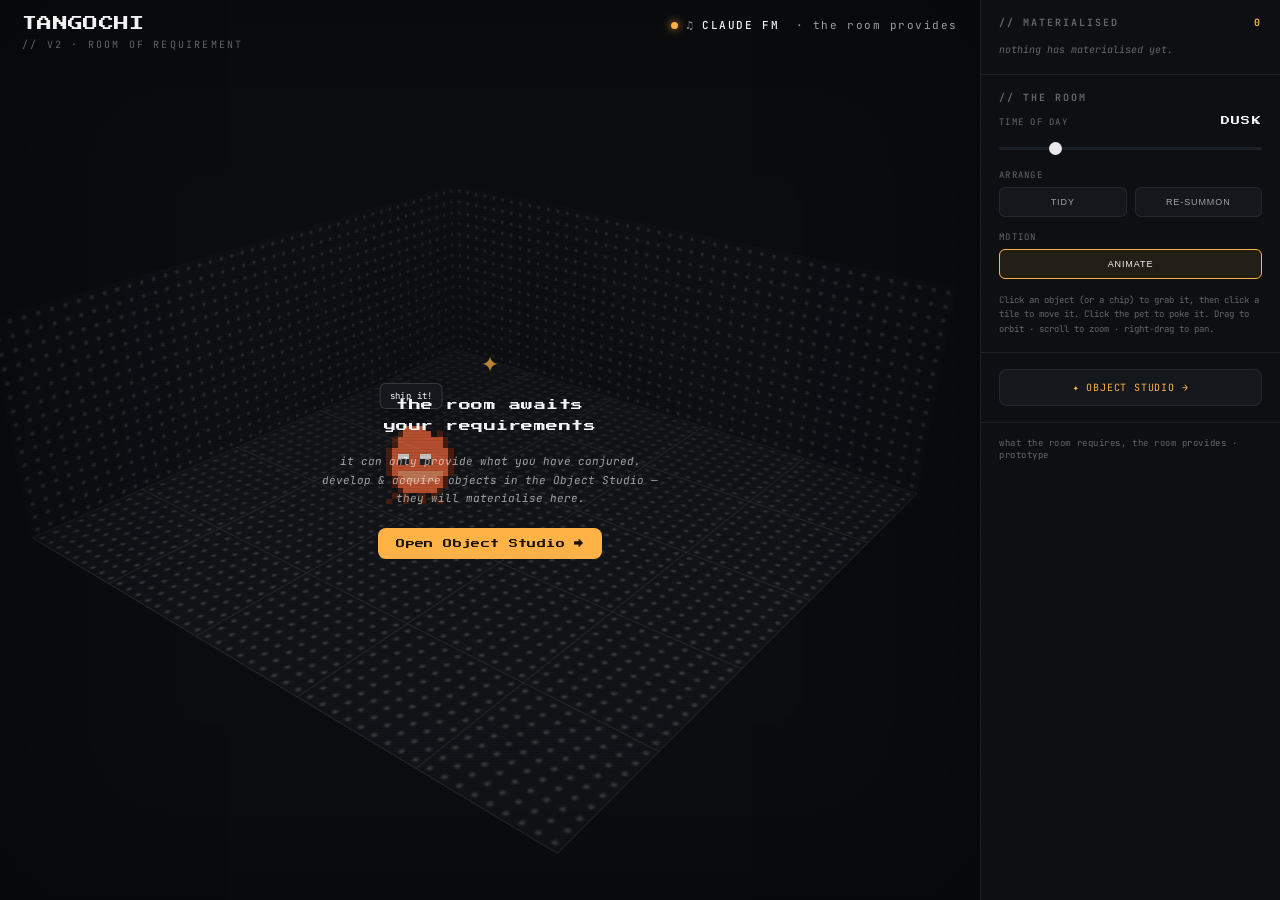
<file: v2/room-of-requirement.html>
<!DOCTYPE html>
<html lang="en">
<head>
<meta charset="UTF-8" />
<meta name="viewport" content="width=device-width, initial-scale=1.0" />
<title>TANGOCHI v2 — Room of Requirement</title>
<link rel="preconnect" href="https://fonts.googleapis.com">
<link rel="preconnect" href="https://fonts.gstatic.com" crossorigin>
<link href="https://fonts.googleapis.com/css2?family=JetBrains+Mono:wght@400;500;700&family=Press+Start+2P&display=swap" rel="stylesheet">
<style>
:root{
  --bg-0:#07080a; --bg-1:#0d0f12; --bg-2:#14171c; --bg-3:#1c2128;
  --line:rgba(255,255,255,0.07); --line-strong:rgba(255,255,255,0.14);
  --dot-on:#e9e9ec; --dot-dim:rgba(233,233,236,0.28);
  --text-0:rgba(255,255,255,0.95); --text-1:rgba(255,255,255,0.60); --text-2:rgba(255,255,255,0.36);
  --accent:#ffb347; --pet:#e8643c; --tint:0;
}
*{box-sizing:border-box;margin:0;padding:0;}
html,body{height:100%;
  background:radial-gradient(ellipse 70% 50% at 50% -10%, rgba(255,179,71,0.04), transparent 60%), var(--bg-0);
  color:var(--text-0); font-family:'JetBrains Mono',monospace; overflow:hidden;}
.bg-grid{position:fixed;inset:0;pointer-events:none;z-index:0;opacity:.5;
  background-image:linear-gradient(var(--line) 1px,transparent 1px),linear-gradient(90deg,var(--line) 1px,transparent 1px);
  background-size:64px 64px;}

.app{position:fixed;inset:0;display:grid;grid-template-columns:1fr 300px;z-index:1;}
@media(max-width:860px){.app{grid-template-columns:1fr;grid-template-rows:1fr auto;}}

.stage-wrap{position:relative;overflow:hidden;}
#view{position:absolute;inset:0;width:100%;height:100%;display:block;cursor:grab;touch-action:none;z-index:1;}
#view.grabbing{cursor:grabbing;}
.title{position:absolute;top:16px;left:22px;z-index:65;}
.title .name{font-family:'Press Start 2P',monospace;font-size:clamp(11px,2.4vw,15px);letter-spacing:.02em;}
.title .sub{font-size:clamp(8px,1.5vw,10px);letter-spacing:.22em;color:var(--text-2);margin-top:7px;text-transform:uppercase;}
.fm-tag{position:absolute;top:18px;right:22px;z-index:65;font-size:clamp(9px,1.7vw,11px);letter-spacing:.14em;color:var(--text-1);
  display:flex;gap:8px;align-items:center;max-width:60vw;}
.fm-tag b{font-weight:500;color:var(--text-0);}
.fm-tag .live{width:7px;height:7px;border-radius:50%;background:var(--accent);box-shadow:0 0 10px var(--accent);animation:pulse 1.6s infinite ease-in-out;}
@keyframes pulse{0%,100%{opacity:.4}50%{opacity:1}}

.tint{position:absolute;inset:0;pointer-events:none;z-index:60;background:rgba(5,6,8,var(--tint));
  box-shadow:inset 0 0 140px 30px rgba(0,0,0,calc(0.25 + var(--tint)*0.4));}
.scanlines{position:absolute;inset:0;pointer-events:none;z-index:61;opacity:.35;
  background:repeating-linear-gradient(transparent 0 2px, rgba(0,0,0,.18) 2px 3px);}
#overlay{position:absolute;inset:0;pointer-events:none;z-index:62;}
.speech{position:absolute;transform:translate(-50%,-100%);background:var(--bg-2);border:1px solid var(--line-strong);
  border-radius:6px;padding:6px 9px;font-size:9px;letter-spacing:.04em;white-space:nowrap;color:var(--text-0);
  box-shadow:0 8px 18px -8px #000;opacity:0;transition:opacity .2s;}
.speech.show{opacity:1;}
.lbl{position:absolute;transform:translate(-50%,-100%);font-size:8px;letter-spacing:.12em;color:var(--text-2);
  white-space:nowrap;text-transform:uppercase;opacity:0;transition:opacity .15s;}
.lbl.show{opacity:1;}

/* empty-room prompt */
.empty{position:absolute;inset:0;z-index:63;display:flex;flex-direction:column;align-items:center;justify-content:center;
  gap:14px;text-align:center;padding:20px;pointer-events:none;opacity:0;transition:opacity .3s;}
.empty.show{opacity:1;pointer-events:auto;}
.empty .glyph{font-size:30px;color:var(--accent);opacity:.7;}
.empty .l1{font-family:'Press Start 2P',monospace;font-size:12px;letter-spacing:.04em;color:var(--text-0);line-height:1.8;}
.empty .l2{font-size:11px;color:var(--text-1);font-style:italic;max-width:340px;line-height:1.7;}
.empty a{margin-top:6px;background:var(--accent);color:#1a1206;text-decoration:none;border-radius:8px;padding:11px 18px;
  font-family:'Press Start 2P',monospace;font-size:9px;letter-spacing:.04em;}
.empty a:hover{filter:brightness(1.08);}

/* ── panel ── */
.panel{background:var(--bg-1);border-left:1px solid var(--line);display:flex;flex-direction:column;overflow-y:auto;}
@media(max-width:860px){.panel{border-left:none;border-top:1px solid var(--line);max-height:46vh;}}
.panel section{padding:16px 18px;border-bottom:1px solid var(--line);}
.panel h2{font-size:10px;letter-spacing:.2em;color:var(--text-2);text-transform:uppercase;margin-bottom:12px;display:flex;justify-content:space-between;}
.panel h2 .ct{color:var(--accent);}

.chips{display:flex;flex-direction:column;gap:7px;}
.chip{display:flex;align-items:center;gap:10px;background:var(--bg-2);border:1px solid var(--line);border-radius:8px;
  padding:8px 10px;cursor:pointer;transition:all .15s;}
.chip:hover{border-color:var(--line-strong);transform:translateX(2px);}
.chip.sel{border-color:var(--accent);background:rgba(255,179,71,.08);}
.chip .ico{width:26px;height:26px;display:flex;align-items:center;justify-content:center;flex:0 0 auto;}
.chip .ico svg{max-width:26px;max-height:26px;} .chip .ico .dot{fill:var(--dot-on);} .chip .ico .dot.dim{fill:var(--dot-dim);}
.chip .info{min-width:0;}
.chip .nm{font-size:10px;color:var(--text-0);letter-spacing:.02em;white-space:nowrap;overflow:hidden;text-overflow:ellipsis;}
.chip .cat{font-size:8px;color:var(--text-2);text-transform:uppercase;letter-spacing:.08em;}
.empty-note{font-size:10px;color:var(--text-2);line-height:1.7;font-style:italic;}

.ctrl{margin-bottom:14px;}
.ctrl label{display:block;font-size:9px;letter-spacing:.14em;color:var(--text-2);text-transform:uppercase;margin-bottom:6px;}
.ctrl .v{font-family:'Press Start 2P';font-size:9px;color:var(--text-0);float:right;}
input[type=range]{width:100%;-webkit-appearance:none;height:3px;background:var(--bg-3);outline:none;cursor:pointer;border-radius:2px;}
input[type=range]::-webkit-slider-thumb{-webkit-appearance:none;width:13px;height:13px;border-radius:50%;background:var(--dot-on);cursor:pointer;}
input[type=range]::-moz-range-thumb{width:13px;height:13px;border-radius:50%;background:var(--dot-on);border:none;cursor:pointer;}
.toggle{display:flex;gap:8px;flex-wrap:wrap;}
.toggle button{flex:1;background:var(--bg-2);border:1px solid var(--line);border-radius:6px;padding:9px 6px;cursor:pointer;
  color:var(--text-1);font-size:9px;letter-spacing:.1em;text-transform:uppercase;transition:all .15s;}
.toggle button:hover{border-color:var(--line-strong);color:var(--text-0);}
.toggle button.on{border-color:var(--accent);color:var(--text-0);background:rgba(255,179,71,.09);}
.hint{font-size:9px;color:var(--text-2);line-height:1.6;margin-top:4px;}
.studio-link{display:block;text-align:center;background:var(--bg-2);border:1px solid var(--line);border-radius:8px;
  padding:11px;color:var(--accent);text-decoration:none;font-size:10px;letter-spacing:.08em;text-transform:uppercase;transition:all .15s;}
.studio-link:hover{border-color:var(--accent);background:rgba(255,179,71,.08);}
.foot{padding:14px 18px;font-size:9px;color:var(--text-2);letter-spacing:.06em;}

.toast{position:fixed;left:50%;bottom:28px;transform:translateX(-50%) translateY(20px);background:var(--bg-2);
  border:1px solid var(--line-strong);border-radius:8px;padding:11px 16px;font-size:10px;letter-spacing:.04em;color:var(--text-0);
  box-shadow:0 14px 30px -12px #000;opacity:0;pointer-events:none;transition:opacity .25s,transform .25s;z-index:90;white-space:nowrap;}
.toast.show{opacity:1;transform:translateX(-50%) translateY(0);}

@media(pointer:coarse){ .toggle button{min-height:44px;} .chip{padding:11px 10px;} }
</style>
</head>
<body>
<div class="bg-grid"></div>

<div class="app">
  <div class="stage-wrap" id="stage">
    <div class="title">
      <div class="name">TANGOCHI</div>
      <div class="sub">// v2 · room of requirement</div>
    </div>
    <div class="fm-tag"><span class="live"></span>♫ <b>CLAUDE&nbsp;FM</b><span class="fm-sub">&nbsp;· the room provides</span></div>

    <canvas id="view"></canvas>
    <div id="overlay"></div>
    <div class="empty" id="empty">
      <div class="glyph">✦</div>
      <div class="l1">the room awaits<br>your requirements</div>
      <div class="l2">it can only provide what you have conjured. develop &amp; acquire
        objects in the Object Studio — they will materialise here.</div>
      <a href="shop-prototype.html">Open Object Studio →</a>
    </div>
    <div class="tint"></div>
    <div class="scanlines"></div>
  </div>

  <aside class="panel">
    <section>
      <h2>// Materialised <span class="ct" id="matCt">0</span></h2>
      <div class="chips" id="chips"></div>
    </section>
    <section>
      <h2>// The Room</h2>
      <div class="ctrl">
        <label>Time of Day <span class="v" id="todVal">DAY</span></label>
        <input type="range" id="tod" min="0" max="100" value="20">
      </div>
      <div class="ctrl">
        <label>Arrange</label>
        <div class="toggle">
          <button id="tTidy">Tidy</button>
          <button id="tReset">Re-summon</button>
        </div>
      </div>
      <div class="ctrl">
        <label>Motion</label>
        <div class="toggle"><button id="tMotion" class="on">Animate</button></div>
      </div>
      <div class="hint">Click an object (or a chip) to grab it, then click a tile to move it.
        Click the pet to poke it. Drag to orbit · scroll to zoom · right-drag to pan.</div>
    </section>
    <section>
      <a class="studio-link" href="shop-prototype.html">✦ Object Studio →</a>
    </section>
    <div class="foot">what the room requires, the room provides · prototype</div>
  </aside>
</div>

<div class="toast" id="toast"></div>

<script src="vendor/three.min.js"></script>
<script src="vendor/OrbitControls.js"></script>
<script>
/* ============================================================
   TANGOCHI v2 — Room of Requirement
   A Three.js room that materialises the objects you acquire in
   the Object Studio (shop-prototype.html). Shared via localStorage.
   ============================================================ */
const GRID=5, TILE=72, ROOM=GRID*TILE, HALF=ROOM/2, WALL=128;
const $=s=>document.querySelector(s);
const clamp=(v,a,b)=>Math.max(a,Math.min(b,v));
const reduced=()=>window.matchMedia('(prefers-reduced-motion: reduce)').matches;
const STUDIO_KEY='tangochi_studio_v2', ROR_KEY='tangochi_ror_v2';

function tileToWorld(c,r){ return { x:(c+0.5)*TILE-HALF, z:(r+0.5)*TILE-HALF }; }
function worldToTile(x,z){ return { c:clamp(Math.floor((x+HALF)/TILE),0,GRID-1),
                                    r:clamp(Math.floor((z+HALF)/TILE),0,GRID-1) }; }
function easeOutBack(t){ const c1=1.70158,c3=c1+1; return 1+c3*Math.pow(t-1,3)+c1*Math.pow(t-1,2); }

/* dot art -> SVG (panel chips) */
function dotArtSVG(rows, cell=4, r=1.4){
  const NS='http://www.w3.org/2000/svg', h=rows.length, w=Math.max(1,...rows.map(s=>s.length));
  const svg=document.createElementNS(NS,'svg'); svg.setAttribute('viewBox',`0 0 ${w*cell} ${h*cell}`);
  svg.setAttribute('width',w*cell); svg.setAttribute('height',h*cell);
  for(let y=0;y<h;y++){ const line=rows[y]||'';
    for(let x=0;x<line.length;x++){ const ch=line[x]; if(ch!=='#'&&ch!=='+') continue;
      const c=document.createElementNS(NS,'circle'); c.setAttribute('cx',x*cell+cell/2);
      c.setAttribute('cy',y*cell+cell/2); c.setAttribute('r',r);
      c.setAttribute('class','dot'+(ch==='+'?' dim':'')); svg.appendChild(c); } }
  return svg;
}
/* dot art -> transparent canvas (3D sprites) */
function dotArtCanvas(rows, cell=10, r=3.6){
  const h=rows.length, w=Math.max(1,...rows.map(s=>s.length));
  const cv=document.createElement('canvas'); cv.width=w*cell; cv.height=h*cell;
  const g=cv.getContext('2d');
  for(let y=0;y<h;y++){ const line=rows[y]||'';
    for(let x=0;x<line.length;x++){ const ch=line[x]; if(ch!=='#'&&ch!=='+') continue;
      g.fillStyle = ch==='+'?'rgba(233,233,236,0.30)':'#e9e9ec';
      g.beginPath(); g.arc(x*cell+cell/2,y*cell+cell/2,r,0,Math.PI*2); g.fill(); } }
  return {cv, w, h};
}

/* pet (16x16) — the only colour */
const PAL={'0':null,'1':'#5a2412','2':'#e8643c','3':'#f2956b','4':'#ffffff','5':'#2a2a2a','6':'#3aa0c0'};
const PET=[
  '................','......2222......','.....122222.1...','....1222222221..',
  '....1222222221..','...122222222221.','...124422442221.','...125522552221.',
  '...122222222221.','...123333333321.','....1233333321..','....1222222221..',
  '.....12222221...','....1.1..1.1....','...1..1..1..1...','................'];
function drawPetCanvas(){ const px=8,S=16,cv=document.createElement('canvas'); cv.width=cv.height=S*px;
  const g=cv.getContext('2d'); g.imageSmoothingEnabled=false;
  for(let y=0;y<S;y++) for(let x=0;x<S;x++){ const col=PAL[PET[y][x]]; if(!col) continue;
    g.fillStyle=col; g.fillRect(x*px,y*px,px,px); } return cv; }

/* ============================================================ SCENE */
const canvas=$('#view'), stage=$('#stage'), overlay=$('#overlay');
const renderer=new THREE.WebGLRenderer({canvas, antialias:true});
renderer.setPixelRatio(Math.min(devicePixelRatio,2));
const scene=new THREE.Scene();
const DAY_BG=new THREE.Color('#0e1116'), NIGHT_BG=new THREE.Color('#050609');
scene.background=DAY_BG.clone(); scene.fog=new THREE.Fog(scene.background.getHex(),560,1400);
const camera=new THREE.PerspectiveCamera(34,1,1,5000);
const CAM_HOME=new THREE.Vector3(360,330,440), TARGET_HOME=new THREE.Vector3(0,42,0);
camera.position.copy(CAM_HOME);
const controls=new THREE.OrbitControls(camera, renderer.domElement);
controls.target.copy(TARGET_HOME); controls.enableDamping=true; controls.dampingFactor=0.08;
controls.enablePan=true; controls.enableZoom=true; controls.minDistance=240; controls.maxDistance=1100;
controls.minPolarAngle=0.18; controls.maxPolarAngle=1.48; controls.update();

function dotTexture(bg,dot,cell,r){ const c=document.createElement('canvas'); c.width=c.height=cell;
  const g=c.getContext('2d'); if(bg){g.fillStyle=bg;g.fillRect(0,0,cell,cell);} g.fillStyle=dot;
  g.beginPath(); g.arc(cell/2,cell/2,r,0,Math.PI*2); g.fill();
  const t=new THREE.CanvasTexture(c); t.wrapS=t.wrapT=THREE.RepeatWrapping; return t; }
function spriteFromCanvas(cv){ const t=new THREE.CanvasTexture(cv);
  t.magFilter=THREE.NearestFilter; t.minFilter=THREE.NearestFilter; t.generateMipmaps=false;
  const m=new THREE.SpriteMaterial({map:t,transparent:true,depthWrite:false});
  const s=new THREE.Sprite(m); s.center.set(0.5,0); return s; }
function radialTexture(inner,outer){ const sz=64,c=document.createElement('canvas'); c.width=c.height=sz;
  const g=c.getContext('2d'); const grd=g.createRadialGradient(sz/2,sz/2,0,sz/2,sz/2,sz/2);
  grd.addColorStop(0,inner); grd.addColorStop(1,outer); g.fillStyle=grd; g.fillRect(0,0,sz,sz);
  return new THREE.CanvasTexture(c); }

const floorTex=dotTexture('#14171c','rgba(233,233,236,0.20)',8,1.4); floorTex.repeat.set(ROOM/8,ROOM/8);
const floor=new THREE.Mesh(new THREE.PlaneGeometry(ROOM,ROOM), new THREE.MeshBasicMaterial({map:floorTex}));
floor.rotation.x=-Math.PI/2; scene.add(floor);
const grid=new THREE.GridHelper(ROOM,GRID,0xffffff,0xffffff);
grid.material.transparent=true; grid.material.opacity=0.10; grid.position.y=0.4; scene.add(grid);

const wallTex=dotTexture('#0f1217','rgba(233,233,236,0.15)',8,1.3);
function makeWall(rotY,pos,outward){ const m=new THREE.Mesh(new THREE.PlaneGeometry(ROOM,WALL),
    new THREE.MeshBasicMaterial({map:wallTex.clone(),side:THREE.DoubleSide}));
  m.material.map.wrapS=m.material.map.wrapT=THREE.RepeatWrapping; m.material.map.repeat.set(ROOM/8,WALL/8);
  m.rotation.y=rotY; m.position.set(pos.x,WALL/2,pos.z); m.userData.outward=outward; scene.add(m); return m; }
const walls=[
  makeWall(0,{x:0,z:-HALF},new THREE.Vector3(0,0,-1)),
  makeWall(Math.PI,{x:0,z:HALF},new THREE.Vector3(0,0,1)),
  makeWall(Math.PI/2,{x:-HALF,z:0},new THREE.Vector3(-1,0,0)),
  makeWall(-Math.PI/2,{x:HALF,z:0},new THREE.Vector3(1,0,0)),
];

const shadowTex=radialTexture('rgba(0,0,0,0.5)','rgba(0,0,0,0)');
function makeShadow(){ const m=new THREE.Mesh(new THREE.PlaneGeometry(46,46),
    new THREE.MeshBasicMaterial({map:shadowTex,transparent:true,depthWrite:false}));
  m.rotation.x=-Math.PI/2; m.position.y=0.5; return m; }
const hi=new THREE.Mesh(new THREE.PlaneGeometry(TILE,TILE),
  new THREE.MeshBasicMaterial({color:0xffb347,transparent:true,opacity:0.16,depthWrite:false}));
hi.rotation.x=-Math.PI/2; hi.position.y=0.6; hi.visible=false; scene.add(hi);

/* ============================================================ OBJECTS */
const placed={};          // id -> {id,name,cat,art,glow, c,r, sprite,shadow,glowSprite, baseW,baseH, spawn}
const pickables=[];
let moving=null;

function loadOwned(){ try{ const d=JSON.parse(localStorage.getItem(STUDIO_KEY));
  if(d&&Array.isArray(d.items)) return d.items.filter(o=>o.owned&&Array.isArray(o.art)&&o.art.length);
}catch(e){} return []; }
function loadLayout(){ try{ const d=JSON.parse(localStorage.getItem(ROR_KEY)); if(d&&d.layout) return d.layout; }catch(e){} return {}; }
function saveLayout(){ const layout={}; for(const id in placed){ const p=placed[id]; layout[id]={c:p.c,r:p.r}; }
  try{ localStorage.setItem(ROR_KEY,JSON.stringify({layout})); }catch(e){} }

function tileOccupied(c,r){ for(const id in placed){ const p=placed[id]; if(p.c===c&&p.r===r) return true; } return false; }
function freeTile(){ const order=[]; for(let r=0;r<GRID;r++) for(let c=0;c<GRID;c++) order.push([c,r]);
  for(const [c,r] of order){ if(!tileOccupied(c,r) && !(c===petTile.c&&r===petTile.r)) return {c,r}; }
  for(const [c,r] of order){ if(!tileOccupied(c,r)) return {c,r}; } return null; }

function materialize(item,c,r,animate){
  const w=tileToWorld(c,r);
  const {cv,w:cw,h:ch}=dotArtCanvas(item.art);
  const sprite=spriteFromCanvas(cv); const baseW=50, baseH=50*(ch/cw);
  sprite.userData.id=item.id; sprite.position.set(w.x,0,w.z);
  scene.add(sprite); pickables.push(sprite);
  const shadow=makeShadow(); shadow.position.set(w.x,0.5,w.z); scene.add(shadow);
  let glowSprite=null;
  if(item.cat==='Lighting'||item.id==='lamp'){ glowSprite=new THREE.Sprite(new THREE.SpriteMaterial({
      map:radialTexture('rgba(255,179,71,0.5)','rgba(255,179,71,0)'),transparent:true,depthWrite:false,
      blending:THREE.AdditiveBlending})); glowSprite.scale.set(120,120,1);
    glowSprite.position.set(w.x,baseH*0.7,w.z); scene.add(glowSprite); }
  placed[item.id]={ id:item.id,name:item.name,cat:item.cat,art:item.art, c,r,
    sprite,shadow,glowSprite, baseW,baseH, spawn: animate&&!reduced()?0.55:0 };
}
function disposeSprite(s){ if(!s) return; if(s.material.map) s.material.map.dispose(); s.material.dispose();
  if(s.geometry) s.geometry.dispose(); scene.remove(s); const i=pickables.indexOf(s); if(i>=0) pickables.splice(i,1); }
function removeObj(id){ const p=placed[id]; if(!p) return;
  disposeSprite(p.sprite); if(p.shadow) disposeSprite(p.shadow); if(p.glowSprite) disposeSprite(p.glowSprite);
  if(moving===p) moving=null; delete placed[id]; }
function moveObj(p,c,r){ if(tileOccupied(c,r)) return false; p.c=c; p.r=r; const w=tileToWorld(c,r);
  p.sprite.position.x=w.x; p.sprite.position.z=w.z;
  if(p.shadow){ p.shadow.position.x=w.x; p.shadow.position.z=w.z; }
  if(p.glowSprite){ p.glowSprite.position.x=w.x; p.glowSprite.position.z=w.z; } return true; }
function setMoving(p){ moving=p; updatePanel(); }

/* sync placements with the studio's owned set */
function sync(animateNew){
  const owned=loadOwned(); const layout=loadLayout(); const ownedIds=new Set(owned.map(o=>o.id));
  for(const id in placed){ if(!ownedIds.has(id)) removeObj(id); }           // dropped from studio
  let added=0;
  owned.forEach(o=>{ if(placed[o.id]) return;
    let pos=layout[o.id]; if(!pos || tileOccupied(pos.c,pos.r)) pos=freeTile();
    if(pos){ materialize(o,pos.c,pos.r,animateNew); added++; } });
  saveLayout(); updatePanel(); updateEmpty();
  if(added && animateNew) toast(added===1?'✦ the room provides':'✦ the room reshapes');
}
function tidy(){ const ids=Object.keys(placed); let i=0;
  outer: for(let r=0;r<GRID;r++) for(let c=0;c<GRID;c++){
    if(c===petTile.c&&r===petTile.r) continue; if(i>=ids.length) break outer;
    const p=placed[ids[i]]; p.c=c; p.r=r; const w=tileToWorld(c,r);
    p.sprite.position.set(w.x,p.sprite.position.y,w.z);
    if(p.shadow) p.shadow.position.set(w.x,0.5,w.z);
    if(p.glowSprite) p.glowSprite.position.set(w.x,p.glowSprite.position.y,w.z); i++; }
  saveLayout(); toast('tidied'); }

/* ============================================================ PANEL */
function updatePanel(){
  const box=$('#chips'); box.innerHTML=''; const ids=Object.keys(placed);
  $('#matCt').textContent=ids.length;
  if(!ids.length){ const e=document.createElement('div'); e.className='empty-note';
    e.textContent='nothing has materialised yet.'; box.appendChild(e); return; }
  ids.forEach(id=>{ const p=placed[id];
    const chip=document.createElement('div'); chip.className='chip'+(moving===p?' sel':'');
    const ico=document.createElement('div'); ico.className='ico'; ico.appendChild(dotArtSVG(p.art)); chip.appendChild(ico);
    const info=document.createElement('div'); info.className='info';
    info.innerHTML=`<div class="nm">${p.name}</div><div class="cat">${p.cat||''}</div>`; chip.appendChild(info);
    chip.onclick=()=>{ setMoving(moving===p?null:p); }; box.appendChild(chip); });
}
function updateEmpty(){ $('#empty').classList.toggle('show', Object.keys(placed).length===0); }

/* ============================================================ PET */
const pet=spriteFromCanvas(drawPetCanvas()); const PET_W=52; pet.scale.set(PET_W,PET_W,1);
pet.userData.isPet=true; let petPos={x:0,z:0}, petTarget={x:0,z:0}, petTile={c:2,r:3};
function petTo(c,r){ petTile={c,r}; const w=tileToWorld(c,r); petPos={x:w.x,z:w.z}; petTarget={...petPos}; pet.position.set(w.x,0,w.z); }
petTo(2,3); scene.add(pet); pickables.push(pet);
const LINES=['what do you need?','the room knows','cozy in here','♫ vibing','nice things!','...thinking','ship it!'];
const speechEl=document.createElement('div'); speechEl.className='speech'; overlay.appendChild(speechEl);
const labelEl=document.createElement('div'); labelEl.className='lbl'; overlay.appendChild(labelEl);
let speechT=0;
function say(){ speechEl.textContent=LINES[Math.floor(Math.random()*LINES.length)]; speechEl.classList.add('show'); speechT=2.6; }
const _v=new THREE.Vector3();
function project(x,y,z){ _v.set(x,y,z).project(camera); if(_v.z>1) return null;
  const rect=canvas.getBoundingClientRect(); return {x:(_v.x*0.5+0.5)*rect.width, y:(-_v.y*0.5+0.5)*rect.height}; }

/* ============================================================ POINTER */
const raycaster=new THREE.Raycaster(); const ndc=new THREE.Vector2();
let downX=0,downY=0,downT=0;
function setNDC(e){ const rect=canvas.getBoundingClientRect();
  ndc.x=((e.clientX-rect.left)/rect.width)*2-1; ndc.y=-((e.clientY-rect.top)/rect.height)*2+1; }
canvas.addEventListener('pointerdown',e=>{ downX=e.clientX; downY=e.clientY; downT=performance.now(); canvas.classList.add('grabbing'); });
canvas.addEventListener('pointerup',e=>{ canvas.classList.remove('grabbing');
  if(Math.hypot(e.clientX-downX,e.clientY-downY)<6 && performance.now()-downT<400) handleClick(e); });
canvas.addEventListener('pointermove',e=>{ setNDC(e); raycaster.setFromCamera(ndc,camera);
  if(moving){ const hit=raycaster.intersectObject(floor)[0];
    if(hit){ const {c,r}=worldToTile(hit.point.x,hit.point.z); const w=tileToWorld(c,r); hi.position.set(w.x,0.6,w.z); hi.visible=true; }
    else hi.visible=false;
  } else { hi.visible=false; canvas.style.cursor = raycaster.intersectObjects(pickables,false)[0]?'pointer':''; } });
function handleClick(e){ setNDC(e); raycaster.setFromCamera(ndc,camera);
  const hit=raycaster.intersectObjects(pickables,false)[0];
  if(hit){ const o=hit.object; if(o.userData.isPet){ say(); return; }
    setMoving(moving===placed[o.userData.id]?null:placed[o.userData.id]); return; }
  const f=raycaster.intersectObject(floor)[0]; if(!f) return;
  const {c,r}=worldToTile(f.point.x,f.point.z);
  if(moving){ if(moveObj(moving,c,r)){ saveLayout(); setMoving(null); hi.visible=false; } } }

/* ============================================================ CONTROLS */
const tod=$('#tod'), todVal=$('#todVal');
function setTod(v){ const t=v/100; document.documentElement.style.setProperty('--tint',t);
  todVal.textContent=t<0.2?'DAY':t<0.45?'DUSK':t<0.7?'EVENING':'NIGHT';
  scene.background.copy(DAY_BG).lerp(NIGHT_BG,t); scene.fog.color.copy(scene.background); }
tod.addEventListener('input',e=>setTod(+e.target.value)); setTod(+tod.value);
let motion=true;
$('#tMotion').addEventListener('click',function(){ motion=!motion; this.classList.toggle('on',motion); });
$('#tTidy').addEventListener('click',tidy);
$('#tReset').addEventListener('click',()=>{ try{localStorage.removeItem(ROR_KEY);}catch(e){}
  Object.keys(placed).forEach(removeObj); sync(true); });

/* toast */
let toastT=null; function toast(m){ const el=$('#toast'); el.textContent=m; el.classList.add('show');
  clearTimeout(toastT); toastT=setTimeout(()=>el.classList.remove('show'),2200); }

/* live refresh when the studio acquires/changes objects */
window.addEventListener('storage',e=>{ if(e.key===STUDIO_KEY) sync(true); });

/* ============================================================ LOOP */
const BASE_FOV=34, REF_ASPECT=1.4;
function resize(){ const w=stage.clientWidth,h=stage.clientHeight; renderer.setSize(w,h,false);
  const aspect=w/h; camera.aspect=aspect;
  if(aspect<REF_ASPECT){ const hFov=2*Math.atan(Math.tan(BASE_FOV*Math.PI/360)*REF_ASPECT);
    camera.fov=clamp(2*Math.atan(Math.tan(hFov/2)/aspect)*180/Math.PI,BASE_FOV,60); } else camera.fov=BASE_FOV;
  camera.updateProjectionMatrix(); }
window.addEventListener('resize',resize); resize();

let wanderT=0; const clock=new THREE.Clock();
function tick(){ const dt=clock.getDelta(); const anim=motion&&!reduced();
  controls.update();
  for(const w of walls){ const toCam=camera.position.clone().sub(w.position); w.visible=w.userData.outward.dot(toCam)<0; }

  // object spawn pop + move highlight scaling
  for(const id in placed){ const o=placed[id]; let s=1;
    if(o.spawn>0){ o.spawn=Math.max(0,o.spawn-dt); const t=clamp(1-o.spawn/0.55,0,1); s=easeOutBack(t); }
    const m=(o===moving)?1.12:1; o.sprite.scale.set(o.baseW*s*m, o.baseH*s*m, 1); }

  if(anim){ wanderT-=dt;
    if(wanderT<=0){ wanderT=1.9;
      for(let i=0;i<8;i++){ const c=Math.floor(Math.random()*GRID), r=Math.floor(Math.random()*GRID);
        if(!tileOccupied(c,r)){ petTile={c,r}; const w=tileToWorld(c,r); petTarget={x:w.x,z:w.z}; break; } }
      if(Math.random()<0.5) say(); }
    petPos.x+=(petTarget.x-petPos.x)*Math.min(1,dt*2.2); petPos.z+=(petTarget.z-petPos.z)*Math.min(1,dt*2.2);
    pet.position.set(petPos.x, Math.max(0,Math.sin(performance.now()*0.004))*3, petPos.z);
  } else pet.position.set(petPos.x,0,petPos.z);

  if(speechT>0){ speechT-=dt; if(speechT<=0) speechEl.classList.remove('show'); }
  if(speechEl.classList.contains('show')){ const p=project(pet.position.x,PET_W+10,pet.position.z);
    if(p){ speechEl.style.left=p.x+'px'; speechEl.style.top=(p.y-4)+'px'; speechEl.style.display='block'; } else speechEl.style.display='none'; }
  if(moving){ const p=project(moving.sprite.position.x, moving.sprite.scale.y+8, moving.sprite.position.z);
    labelEl.textContent='moving · click a tile';
    if(p){ labelEl.classList.add('show'); labelEl.style.left=p.x+'px'; labelEl.style.top=(p.y-2)+'px'; } else labelEl.classList.remove('show');
  } else labelEl.classList.remove('show');

  renderer.render(scene,camera); requestAnimationFrame(tick);
}
tick();
if(reduced()){ motion=false; $('#tMotion').classList.remove('on'); }

/* ============================================================ BOOT */
sync(true);     // materialise everything currently owned in the studio

/* prototype debug handle */
window.__ror={scene,camera,controls,placed,sync,tidy,
  orbit:(az,polar,dist)=>{ const s=new THREE.Spherical(dist,polar,az);
    camera.position.setFromSpherical(s).add(controls.target); controls.update(); }};
</script>
</body>
</html>
</file>
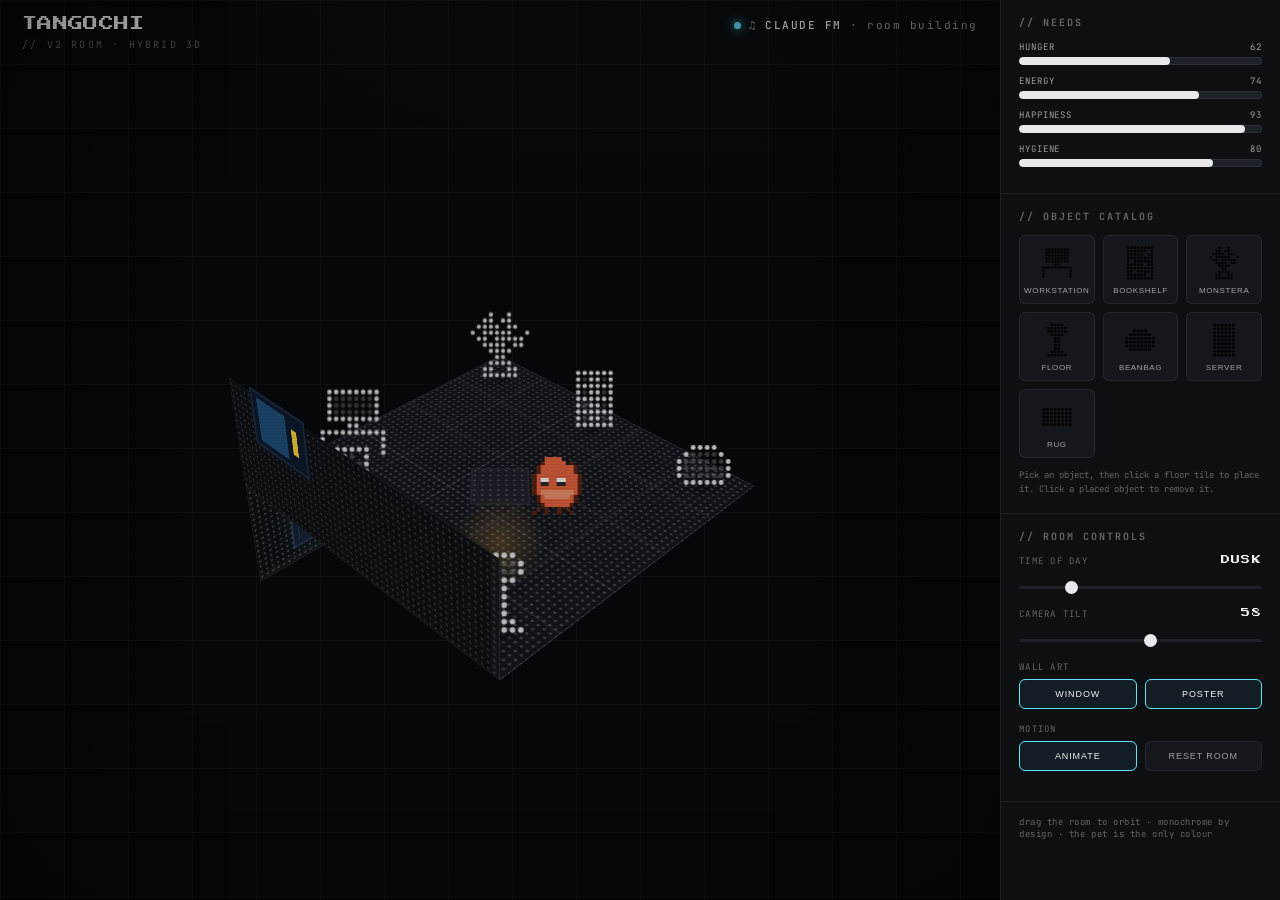
<file: v2/room-prototype.cssed.html>
<!DOCTYPE html>
<html lang="en">
<head>
<meta charset="UTF-8" />
<meta name="viewport" content="width=device-width, initial-scale=1.0" />
<title>TANGOCHI v2 — Room Prototype</title>
<link rel="preconnect" href="https://fonts.googleapis.com">
<link rel="preconnect" href="https://fonts.gstatic.com" crossorigin>
<link href="https://fonts.googleapis.com/css2?family=JetBrains+Mono:wght@400;500;700&family=Press+Start+2P&display=swap" rel="stylesheet">
<style>
:root{
  --bg-0:#07080a; --bg-1:#0d0f12; --bg-2:#14171c; --bg-3:#1c2128;
  --line:rgba(255,255,255,0.07); --line-strong:rgba(255,255,255,0.14);
  --dot-on:#e9e9ec; --dot-dim:rgba(233,233,236,0.26); --dot-off:rgba(255,255,255,0.05);
  --text-0:rgba(255,255,255,0.95); --text-1:rgba(255,255,255,0.60); --text-2:rgba(255,255,255,0.36);
  --accent:#5ee3ff; --warm:#ffb347; --pet:#e8643c;

  /* live room orientation — driven by drag/parallax */
  --ax:58deg;   /* tilt toward viewer */
  --az:-45deg;  /* spin (azimuth)     */

  --tile:72px;
  --grid:5;
  --wall:128px;
  --tint:0;          /* day/night darkness 0..1 */
  --tint-hue:0;      /* warm/cool shift          */
}
*{box-sizing:border-box;margin:0;padding:0;}
html,body{
  height:100%;
  background:
    radial-gradient(ellipse 70% 50% at 50% -10%, rgba(94,227,255,0.05), transparent 60%),
    var(--bg-0);
  color:var(--text-0);
  font-family:'JetBrains Mono',monospace;
  overflow:hidden;
}

/* fine background grid */
.bg-grid{position:fixed;inset:0;pointer-events:none;z-index:0;opacity:.5;
  background-image:linear-gradient(var(--line) 1px,transparent 1px),linear-gradient(90deg,var(--line) 1px,transparent 1px);
  background-size:64px 64px;}

/* ── layout ── */
.app{position:fixed;inset:0;display:grid;grid-template-columns:1fr 280px;z-index:1;}
@media(max-width:820px){.app{grid-template-columns:1fr;grid-template-rows:1fr auto;}}

/* ── stage ── */
.stage-wrap{position:relative;overflow:hidden;}
.fm-tag{position:absolute;top:18px;right:22px;z-index:5;font-size:11px;letter-spacing:.14em;color:var(--text-1);
  display:flex;gap:8px;align-items:center;}
.fm-tag b{font-weight:500;color:var(--text-0);}
.fm-tag .live{width:7px;height:7px;border-radius:50%;background:var(--accent);box-shadow:0 0 10px var(--accent);
  animation:pulse 1.6s infinite ease-in-out;}
.title{position:absolute;top:16px;left:22px;z-index:5;}
.title .name{font-family:'Press Start 2P',monospace;font-size:15px;letter-spacing:.02em;}
.title .sub{font-size:10px;letter-spacing:.22em;color:var(--text-2);margin-top:7px;text-transform:uppercase;}
@keyframes pulse{0%,100%{opacity:.4}50%{opacity:1}}

.scene{position:absolute;inset:0;perspective:1100px;perspective-origin:50% 42%;cursor:grab;}
.scene.dragging{cursor:grabbing;}

#world{
  position:absolute;left:50%;top:54%;
  transform-style:preserve-3d;
  transform:translate(-50%,-50%) rotateX(var(--ax)) rotateZ(var(--az));
  transition:transform .12s linear;
}
.no-trans #world{transition:none;}

/* the floor is the parent coordinate space (0..grid*tile) */
.floor{
  position:absolute;
  width:calc(var(--grid) * var(--tile));
  height:calc(var(--grid) * var(--tile));
  /* center the floor on the world origin */
  left:calc(var(--grid) * var(--tile) / -2);
  top:calc(var(--grid) * var(--tile) / -2);
  transform-style:preserve-3d;
  background:var(--bg-2);
  background-image:radial-gradient(var(--dot-dim) 1.1px, transparent 1.6px);
  background-size:7px 7px;
  box-shadow:inset 0 0 0 1px var(--line);
}
/* iso grid tiles for placement + faint lines */
.tile{position:absolute;width:var(--tile);height:var(--tile);
  box-shadow:inset 0 0 0 1px var(--line);
  transition:background .15s;}
.tile.hot{background:rgba(94,227,255,0.10);box-shadow:inset 0 0 0 1px rgba(94,227,255,.4);}

/* walls rise out of the floor edges */
.wall{position:absolute;left:0;top:0;
  background:var(--bg-1);
  background-image:radial-gradient(var(--dot-dim) 1.1px, transparent 1.6px);
  background-size:7px 7px;
  box-shadow:inset 0 0 0 1px var(--line);}
.wall.back{width:calc(var(--grid)*var(--tile));height:var(--wall);
  transform-origin:0 0;transform:rotateX(-90deg);}
.wall.left{width:var(--wall);height:calc(var(--grid)*var(--tile));
  transform-origin:0 0;transform:rotateY(-90deg);
  background-image:radial-gradient(rgba(233,233,236,0.18) 1.1px, transparent 1.6px);}
.wall .skirt{position:absolute;left:0;right:0;bottom:0;height:10px;background:rgba(255,255,255,0.04);}

/* wall art (coplanar with wall) */
.wall-art{position:absolute;}
.wall .window{position:absolute;background:linear-gradient(160deg,#0f1c2e,#1b2c44);
  box-shadow:inset 0 0 0 2px rgba(255,255,255,.12), 0 0 24px rgba(94,227,255,.12);}
.wall .window .pane{position:absolute;inset:8px;background-image:
  linear-gradient(rgba(255,255,255,.10) 1px,transparent 1px),
  linear-gradient(90deg,rgba(255,255,255,.10) 1px,transparent 1px);
  background-size:50% 50%;}
.wall .window .moon{position:absolute;width:18px;height:18px;border-radius:50%;
  right:14px;top:12px;background:radial-gradient(circle at 38% 36%,#fff,#c9d6e6);
  box-shadow:0 0 14px rgba(200,220,255,.6);opacity:calc(0.15 + var(--tint)*0.85);}

/* ── object standees (billboarded to face camera) ── */
.obj{position:absolute;transform-origin:0 0;transform-style:preserve-3d;
  transform:rotateZ(calc(var(--az)*-1)) rotateX(calc(var(--ax)*-1));
  pointer-events:none;}
.obj .card{position:absolute;left:0;top:0;transform:translate(-50%,-100%);
  pointer-events:auto;cursor:pointer;filter:drop-shadow(0 0 0 transparent);
  transition:transform .18s;}
.obj .card:hover{transform:translate(-50%,-104%) scale(1.04);}
.obj svg{display:block;overflow:visible;}
.obj .dot{fill:var(--dot-on);}
.obj .dot.dim{fill:var(--dot-dim);}
.obj .lbl{position:absolute;left:50%;bottom:100%;transform:translate(-50%,-2px);
  font-size:8px;letter-spacing:.12em;color:var(--text-2);white-space:nowrap;opacity:0;transition:opacity .15s;text-transform:uppercase;}
.obj .card:hover .lbl{opacity:1;}

/* lamp glow — the one warmth in the room */
.obj .glow{position:absolute;left:50%;top:0;width:80px;height:80px;border-radius:50%;
  transform:translate(-50%,-60%);pointer-events:none;
  background:radial-gradient(circle,rgba(255,179,71,.55),transparent 68%);
  opacity:calc(0.35 + (1 - var(--tint))*0.0 + var(--tint)*0.65);mix-blend-mode:screen;}

/* flat rug on the floor */
.rug{position:absolute;transform-origin:center;transform:translate(-50%,-50%) rotate(45deg);
  background:var(--bg-3);background-image:radial-gradient(var(--dot-dim) 1.2px,transparent 1.7px);
  background-size:8px 8px;box-shadow:inset 0 0 0 2px rgba(255,255,255,.06);cursor:pointer;pointer-events:auto;}

/* ground shadow (lies on floor) */
.shadow{position:absolute;width:46px;height:46px;border-radius:50%;
  transform:translate(-50%,-50%) scale(1,0.5);background:radial-gradient(circle,rgba(0,0,0,.45),transparent 70%);
  pointer-events:none;}

/* ── pet ── */
.pet{position:absolute;transform-origin:0 0;transform-style:preserve-3d;
  transform:rotateZ(calc(var(--az)*-1)) rotateX(calc(var(--ax)*-1));
  transition:left 1.6s linear, top 1.6s linear;pointer-events:none;z-index:50;}
.pet canvas{position:absolute;left:0;top:0;transform:translate(-50%,-100%);
  image-rendering:pixelated;filter:drop-shadow(0 3px 0 rgba(0,0,0,.25));}
.pet .speech{position:absolute;left:0;bottom:100%;transform:translate(-50%,-6px);
  background:var(--bg-2);border:1px solid var(--line-strong);border-radius:6px;
  padding:6px 9px;font-size:9px;letter-spacing:.04em;white-space:nowrap;color:var(--text-0);
  box-shadow:0 8px 18px -8px #000;opacity:0;transition:opacity .2s;}
.pet .speech.show{opacity:1;}

/* day/night tint over the whole stage */
.tint{position:absolute;inset:0;pointer-events:none;z-index:60;
  background:rgba(6,8,14,var(--tint));
  box-shadow:inset 0 0 140px 30px rgba(0,0,0,calc(0.25 + var(--tint)*0.4));}
.scanlines{position:absolute;inset:0;pointer-events:none;z-index:61;opacity:.35;
  background:repeating-linear-gradient(transparent 0 2px, rgba(0,0,0,.18) 2px 3px);}

/* ── side panel ── */
.panel{background:var(--bg-1);border-left:1px solid var(--line);
  display:flex;flex-direction:column;overflow-y:auto;}
@media(max-width:820px){.panel{border-left:none;border-top:1px solid var(--line);max-height:42vh;}}
.panel section{padding:16px 18px;border-bottom:1px solid var(--line);}
.panel h2{font-size:10px;letter-spacing:.2em;color:var(--text-2);text-transform:uppercase;margin-bottom:12px;}

/* needs bars */
.need{margin-bottom:10px;}
.need .row{display:flex;justify-content:space-between;font-size:9px;letter-spacing:.1em;
  color:var(--text-1);text-transform:uppercase;margin-bottom:4px;}
.need .bar{height:8px;background:var(--bg-3);border-radius:4px;overflow:hidden;box-shadow:inset 0 0 0 1px var(--line);}
.need .fill{height:100%;width:70%;border-radius:4px;background:var(--dot-on);transition:width .4s, background .4s;}

/* object tray */
.tray{display:grid;grid-template-columns:repeat(3,1fr);gap:8px;}
.tray button{background:var(--bg-2);border:1px solid var(--line);border-radius:6px;
  padding:10px 4px 8px;cursor:pointer;color:var(--text-1);display:flex;flex-direction:column;
  align-items:center;gap:6px;transition:all .15s;}
.tray button:hover{border-color:var(--line-strong);color:var(--text-0);transform:translateY(-1px);}
.tray button.active{border-color:var(--accent);color:var(--text-0);background:rgba(94,227,255,.07);}
.tray button svg{width:30px;height:34px;}
.tray button .t{font-size:8px;letter-spacing:.08em;text-transform:uppercase;}
.hint{font-size:9px;color:var(--text-2);line-height:1.6;margin-top:10px;}

/* controls */
.ctrl{margin-bottom:14px;}
.ctrl label{display:block;font-size:9px;letter-spacing:.14em;color:var(--text-2);text-transform:uppercase;margin-bottom:6px;}
.ctrl .v{font-family:'Press Start 2P';font-size:9px;color:var(--text-0);float:right;}
input[type=range]{width:100%;-webkit-appearance:none;height:3px;background:var(--bg-3);outline:none;cursor:pointer;border-radius:2px;}
input[type=range]::-webkit-slider-thumb{-webkit-appearance:none;width:13px;height:13px;border-radius:50%;background:var(--dot-on);cursor:pointer;}
input[type=range]::-moz-range-thumb{width:13px;height:13px;border-radius:50%;background:var(--dot-on);border:none;cursor:pointer;}
.toggle{display:flex;gap:8px;flex-wrap:wrap;}
.toggle button{flex:1;background:var(--bg-2);border:1px solid var(--line);border-radius:6px;
  padding:9px 6px;cursor:pointer;color:var(--text-1);font-size:9px;letter-spacing:.1em;text-transform:uppercase;transition:all .15s;}
.toggle button:hover{border-color:var(--line-strong);color:var(--text-0);}
.toggle button.on{border-color:var(--accent);color:var(--text-0);background:rgba(94,227,255,.07);}
.foot{padding:14px 18px;font-size:9px;color:var(--text-2);letter-spacing:.06em;}
</style>
</head>
<body>
<div class="bg-grid"></div>

<div class="app">
  <!-- =================== STAGE =================== -->
  <div class="stage-wrap">
    <div class="title">
      <div class="name">TANGOCHI</div>
      <div class="sub">// v2 room · hybrid 3d</div>
    </div>
    <div class="fm-tag"><span class="live"></span>♫ <b>CLAUDE&nbsp;FM</b> · room building</div>

    <div class="scene" id="scene">
      <div id="world">
        <!-- floor is the coordinate origin; walls live inside it so they rise
             from the floor's actual back-left corner (same 0..360 space as tiles) -->
        <div class="floor" id="floor">
          <div class="wall left" id="wallLeft"><div class="skirt"></div></div>
          <div class="wall back" id="wallBack"><div class="skirt"></div></div>
        </div>
      </div>
    </div>

    <div class="tint"></div>
    <div class="scanlines"></div>
  </div>

  <!-- =================== PANEL =================== -->
  <aside class="panel">
    <section>
      <h2>// Needs</h2>
      <div id="needs"></div>
    </section>

    <section>
      <h2>// Object Catalog</h2>
      <div class="tray" id="tray"></div>
      <div class="hint">Pick an object, then click a floor tile to place it. Click a placed object to remove it.</div>
    </section>

    <section>
      <h2>// Room Controls</h2>
      <div class="ctrl">
        <label>Time of Day <span class="v" id="todVal">DAY</span></label>
        <input type="range" id="tod" min="0" max="100" value="20">
      </div>
      <div class="ctrl">
        <label>Camera Tilt <span class="v" id="tiltVal">58</span></label>
        <input type="range" id="tilt" min="46" max="68" value="58">
      </div>
      <div class="ctrl">
        <label>Wall Art</label>
        <div class="toggle">
          <button id="tWindow" class="on">Window</button>
          <button id="tPoster" class="on">Poster</button>
        </div>
      </div>
      <div class="ctrl">
        <label>Motion</label>
        <div class="toggle">
          <button id="tMotion" class="on">Animate</button>
          <button id="tReset">Reset Room</button>
        </div>
      </div>
    </section>

    <div class="foot">drag the room to orbit · monochrome by design · the pet is the only colour</div>
  </aside>
</div>

<script>
/* ============================================================
   TANGOCHI v2 — Hybrid CSS-3D dot-matrix room (prototype)
   Vanilla, no libraries, runs from file://
   ============================================================ */
const SVGNS='http://www.w3.org/2000/svg';
const GRID=5, TILE=72;
const $=s=>document.querySelector(s);

/* ---- dot-matrix art parser ----------------------------------
   '#' = lit dot, '+' = dim dot, ' '/'.' = empty.
   Returns an <svg> of circles, sized to the grid.            */
function dotArt(rows, cell=7, r=2.4){
  const h=rows.length, w=Math.max(...rows.map(s=>s.length));
  const svg=document.createElementNS(SVGNS,'svg');
  svg.setAttribute('viewBox',`0 0 ${w*cell} ${h*cell}`);
  svg.setAttribute('width', w*cell);
  svg.setAttribute('height', h*cell);
  for(let y=0;y<h;y++){
    const line=rows[y];
    for(let x=0;x<line.length;x++){
      const ch=line[x];
      if(ch!=='#'&&ch!=='+') continue;
      const c=document.createElementNS(SVGNS,'circle');
      c.setAttribute('cx',x*cell+cell/2);
      c.setAttribute('cy',y*cell+cell/2);
      c.setAttribute('r',r);
      c.setAttribute('class','dot'+(ch==='+'?' dim':''));
      svg.appendChild(c);
    }
  }
  return svg;
}

/* ---- object catalog (design-first) -------------------------- */
const DEFS={
  desk:{ name:'Workstation', glow:false, art:[
    ' ######## ',
    ' #++++++# ',
    ' #++++++# ',
    ' #++++++# ',
    ' ######## ',
    '    ##    ',
    '##########',
    '#        #',
    '#        #',
    '#        #',
  ]},
  bookshelf:{ name:'Bookshelf', glow:false, art:[
    '########',
    '#+#+#+ #',
    '#+#+# +#',
    '########',
    '# +#+#+#',
    '#+#+# +#',
    '########',
    '#+ #+#+#',
    '#+#+#+ #',
    '########',
  ]},
  plant:{ name:'Monstera', glow:false, art:[
    '   #  #   ',
    '  ## ##   ',
    ' #### ##  ',
    '# #####  #',
    ' ## ##### ',
    '  #### ## ',
    '   ####   ',
    '    ##    ',
    '   ####   ',
    '  ##  ##  ',
    '  ######  ',
  ]},
  lamp:{ name:'Floor Lamp', glow:true, art:[
    '  ####  ',
    ' #++++# ',
    ' #++++# ',
    '  ####  ',
    '   ##   ',
    '   ##   ',
    '   ##   ',
    '   ##   ',
    '  ####  ',
    ' ###### ',
  ]},
  beanbag:{ name:'Beanbag', glow:false, art:[
    '  ####  ',
    ' #++++# ',
    '#++++++#',
    '#++++++#',
    '#++++++#',
    ' ###### ',
  ]},
  server:{ name:'Server Rack', glow:false, art:[
    '######',
    '#+##+#',
    '######',
    '#+##+#',
    '######',
    '#+##+#',
    '######',
    '#+##+#',
    '######',
  ]},
};
const TRAY_ORDER=['desk','bookshelf','plant','lamp','beanbag','server','rug'];

/* ---- pet sprite (16x16) — the only colour in the room ------- */
const PAL={'0':null,'1':'#5a2412','2':'#e8643c','3':'#f2956b','4':'#ffffff','5':'#2a2a2a','6':'#3aa0c0'};
const PET=[
  '................',
  '......2222......',
  '.....122222.1...',
  '....1222222221..',
  '....1222222221..',
  '...122222222221.',
  '...124422442221.',  /* eyes (white) */
  '...125522552221.',  /* pupils       */
  '...122222222221.',
  '...123333333321.',  /* belly        */
  '....1233333321..',
  '....1222222221..',
  '.....12222221...',
  '....1.1..1.1....',  /* little legs  */
  '...1..1..1..1...',
  '................',
];
function drawPet(cv, bob){
  const px=4, S=16;
  cv.width=S*px; cv.height=S*px;
  const g=cv.getContext('2d'); g.imageSmoothingEnabled=false;
  g.clearRect(0,0,cv.width,cv.height);
  for(let y=0;y<S;y++) for(let x=0;x<S;x++){
    const col=PAL[PET[y][x]]; if(!col) continue;
    g.fillStyle=col; g.fillRect(x*px,(y)*px,px,px);
  }
}

/* ============================================================
   BUILD ROOM
   ============================================================ */
const floor=$('#floor');
const placed={};   // key "c,r" -> {kind, el, shadowEl}
let selected=null; // tray selection

/* tiles */
for(let r=0;r<GRID;r++) for(let c=0;c<GRID;c++){
  const t=document.createElement('div');
  t.className='tile'; t.dataset.c=c; t.dataset.r=r;
  t.style.left=(c*TILE)+'px'; t.style.top=(r*TILE)+'px';
  t.addEventListener('click',()=>onTileClick(c,r));
  t.addEventListener('mouseenter',()=>{ if(selected) t.classList.add('hot'); });
  t.addEventListener('mouseleave',()=>t.classList.remove('hot'));
  floor.appendChild(t);
}

/* wall art */
const wallBack=$('#wallBack'), wallLeft=$('#wallLeft');
function buildWallArt(){
  wallBack.querySelectorAll('.window,.poster').forEach(e=>e.remove());
  wallLeft.querySelectorAll('.window,.poster').forEach(e=>e.remove());
  if(showWindow){
    const win=document.createElement('div'); win.className='window';
    win.style.cssText='left:46px;top:30px;width:120px;height:80px;';
    win.innerHTML='<div class="pane"></div><div class="moon"></div>';
    wallBack.appendChild(win);
  }
  if(showPoster){
    const p=document.createElement('div'); p.className='poster';
    p.style.cssText='position:absolute;left:70px;top:34px;width:64px;height:84px;background:#0d1a2c;box-shadow:inset 0 0 0 3px #1b2c44;';
    p.innerHTML='<div style="position:absolute;left:8px;top:10px;right:8px;height:44px;background:#1f4f7a;"></div>'+
                '<div style="position:absolute;left:18px;bottom:14px;width:28px;height:8px;background:#ffd83d;"></div>';
    wallLeft.appendChild(p);
  }
}

/* place / remove objects */
function placeObject(kind,c,r){
  const key=c+','+r;
  if(placed[key]) removeObject(c,r);
  const cx=(c+0.5)*TILE, cy=(r+0.5)*TILE;

  if(kind==='rug'){
    const rug=document.createElement('div'); rug.className='rug';
    rug.style.cssText=`left:${cx}px;top:${cy}px;width:${TILE*0.82}px;height:${TILE*0.82}px;`;
    rug.addEventListener('click',e=>{e.stopPropagation();removeObject(c,r);});
    floor.appendChild(rug);
    placed[key]={kind,el:rug}; updateNeeds(); return;
  }

  const def=DEFS[kind];
  // ground shadow (flat on floor)
  const sh=document.createElement('div'); sh.className='shadow';
  sh.style.left=cx+'px'; sh.style.top=cy+'px';
  floor.appendChild(sh);

  // billboard standee
  const obj=document.createElement('div'); obj.className='obj';
  obj.style.left=cx+'px'; obj.style.top=cy+'px';
  const card=document.createElement('div'); card.className='card';
  if(def.glow){ const gl=document.createElement('div'); gl.className='glow'; card.appendChild(gl); }
  card.appendChild(dotArt(def.art));
  const lbl=document.createElement('div'); lbl.className='lbl'; lbl.textContent=def.name; card.appendChild(lbl);
  card.addEventListener('click',e=>{e.stopPropagation();removeObject(c,r);});
  obj.appendChild(card);
  floor.appendChild(obj);

  placed[key]={kind,el:obj,shadowEl:sh};
  updateNeeds();
}
function removeObject(c,r){
  const key=c+','+r, p=placed[key]; if(!p) return;
  p.el.remove(); if(p.shadowEl) p.shadowEl.remove();
  delete placed[key]; updateNeeds();
}
function onTileClick(c,r){
  if(!selected) return;
  const key=c+','+r;
  if(placed[key]) removeObject(c,r); else placeObject(selected,c,r);
}

/* ---- tray UI ---- */
const tray=$('#tray');
TRAY_ORDER.forEach(kind=>{
  const b=document.createElement('button'); b.dataset.kind=kind;
  const icon = kind==='rug'
    ? dotArt(['########','#++++++#','#+####+#','#++++++#','########'],4,1.5)
    : dotArt(DEFS[kind].art,3,1.2);
  b.appendChild(icon);
  const t=document.createElement('div'); t.className='t';
  t.textContent = kind==='rug'?'Rug':DEFS[kind].name.split(' ')[0];
  b.appendChild(t);
  b.addEventListener('click',()=>{
    selected = selected===kind?null:kind;
    [...tray.children].forEach(x=>x.classList.toggle('active',x.dataset.kind===selected));
  });
  tray.appendChild(b);
});

/* ---- needs (cosmetic, driven a little by room contents) ---- */
const NEEDS=[
  {k:'hunger',l:'Hunger',base:62},
  {k:'energy',l:'Energy',base:74},
  {k:'happiness',l:'Happiness',base:58},
  {k:'hygiene',l:'Hygiene',base:80},
];
const needsBox=$('#needs');
NEEDS.forEach(n=>{
  const d=document.createElement('div'); d.className='need';
  d.innerHTML=`<div class="row"><span>${n.l}</span><span id="nv_${n.k}">${n.base}</span></div>
    <div class="bar"><div class="fill" id="nf_${n.k}"></div></div>`;
  needsBox.appendChild(d);
});
function updateNeeds(){
  // a furnished room nudges happiness up — just to feel alive
  const count=Object.keys(placed).length;
  const happy=Math.min(100, NEEDS[2].base + count*5);
  const vals={hunger:NEEDS[0].base,energy:NEEDS[1].base,happiness:happy,hygiene:NEEDS[3].base};
  for(const k in vals){
    $('#nf_'+k).style.width=vals[k]+'%';
    $('#nv_'+k).textContent=vals[k];
    $('#nf_'+k).style.background = vals[k]<25?'#ff5e62':vals[k]<55?'#ffb347':'var(--dot-on)';
  }
}

/* ============================================================
   PET — wanders the floor, billboarded, speaks now and then
   ============================================================ */
const petEl=document.createElement('div'); petEl.className='pet';
const petCv=document.createElement('canvas');
const speech=document.createElement('div'); speech.className='speech';
petEl.appendChild(petCv); petEl.appendChild(speech);
floor.appendChild(petEl);
let petTile={c:2,r:2};
function movePet(c,r){
  petTile={c,r};
  petEl.style.left=((c+0.5)*TILE)+'px';
  petEl.style.top=((r+0.5)*TILE)+'px';
}
movePet(2,2);
drawPet(petCv,0);
const LINES=['hello there!',"let's build!",'cozy in here','feed me?','♫ vibing','nice room!','...thinking','ship it!'];
function say(){
  if(!motion) return;
  speech.textContent=LINES[Math.floor(Math.random()*LINES.length)];
  speech.classList.add('show');
  setTimeout(()=>speech.classList.remove('show'),2600);
}

/* wander loop */
let motion=true;
setInterval(()=>{
  if(!motion) return;
  for(let i=0;i<8;i++){
    const c=Math.floor(Math.random()*GRID), r=Math.floor(Math.random()*GRID);
    if(!placed[c+','+r]){ movePet(c,r); break; }
  }
},1900);
setInterval(()=>{ if(Math.random()<0.5) say(); },4200);
/* idle bob */
let bobT=0;
function bobLoop(){
  if(motion){ bobT+=0.06; petCv.style.transform=`translate(-50%,-100%) translateY(${Math.sin(bobT)*2}px)`; }
  requestAnimationFrame(bobLoop);
}
bobLoop();

/* ============================================================
   ORBIT (drag) + PARALLAX + CONTROLS
   ============================================================ */
const root=document.documentElement.style;
let ax=58, az=-45;
function applyView(){ root.setProperty('--ax',ax+'deg'); root.setProperty('--az',az+'deg'); }
applyView();

const scene=$('#scene');
let dragging=false, lastX=0, lastY=0;
scene.addEventListener('pointerdown',e=>{
  dragging=true; lastX=e.clientX; lastY=e.clientY;
  scene.classList.add('dragging'); document.body.classList.add('no-trans');
  scene.setPointerCapture(e.pointerId);
});
scene.addEventListener('pointermove',e=>{
  if(!dragging) return;
  az = clamp(az + (e.clientX-lastX)*0.3, -72, -18);
  ax = clamp(ax - (e.clientY-lastY)*0.2, 46, 68);
  lastX=e.clientX; lastY=e.clientY;
  $('#tilt').value=Math.round(ax); $('#tiltVal').textContent=Math.round(ax);
  applyView();
});
function endDrag(){ dragging=false; scene.classList.remove('dragging'); document.body.classList.remove('no-trans'); }
scene.addEventListener('pointerup',endDrag);
scene.addEventListener('pointercancel',endDrag);

/* gentle parallax when idle */
scene.addEventListener('mousemove',e=>{
  if(dragging) return;
  const rect=scene.getBoundingClientRect();
  const dx=(e.clientX-rect.left)/rect.width-0.5;
  root.setProperty('--az',(az + dx*6)+'deg');
});
scene.addEventListener('mouseleave',()=>root.setProperty('--az',az+'deg'));

function clamp(v,a,b){return Math.max(a,Math.min(b,v));}

/* time of day */
const tod=$('#tod'), todVal=$('#todVal');
function setTod(v){
  const t=v/100;                 // 0 = bright day, 1 = night
  root.setProperty('--tint',t);
  todVal.textContent = t<0.2?'DAY':t<0.45?'DUSK':t<0.7?'EVENING':'NIGHT';
}
tod.addEventListener('input',e=>setTod(+e.target.value));
setTod(+tod.value);

/* tilt slider */
$('#tilt').addEventListener('input',e=>{ ax=+e.target.value; $('#tiltVal').textContent=ax; applyView(); });

/* wall art toggles */
let showWindow=true, showPoster=true;
$('#tWindow').addEventListener('click',function(){ showWindow=!showWindow; this.classList.toggle('on',showWindow); buildWallArt(); });
$('#tPoster').addEventListener('click',function(){ showPoster=!showPoster; this.classList.toggle('on',showPoster); buildWallArt(); });
buildWallArt();

/* motion + reset */
$('#tMotion').addEventListener('click',function(){ motion=!motion; this.classList.toggle('on',motion); });
$('#tReset').addEventListener('click',()=>{
  Object.keys(placed).forEach(k=>{const[c,r]=k.split(',').map(Number);removeObject(c,r);});
  seedRoom();
});

/* ---- starter furniture so the room reads on load ---- */
function seedRoom(){
  placeObject('rug',2,2);
  placeObject('desk',1,0);
  placeObject('bookshelf',0,1);
  placeObject('plant',4,0);
  placeObject('lamp',0,4);
  placeObject('beanbag',4,4);
  placeObject('server',4,2);
  movePet(2,3);
  updateNeeds();
}
seedRoom();

/* reduced motion respect */
if(window.matchMedia('(prefers-reduced-motion: reduce)').matches){
  motion=false; $('#tMotion').classList.remove('on');
}
</script>
</body>
</html>
</file>
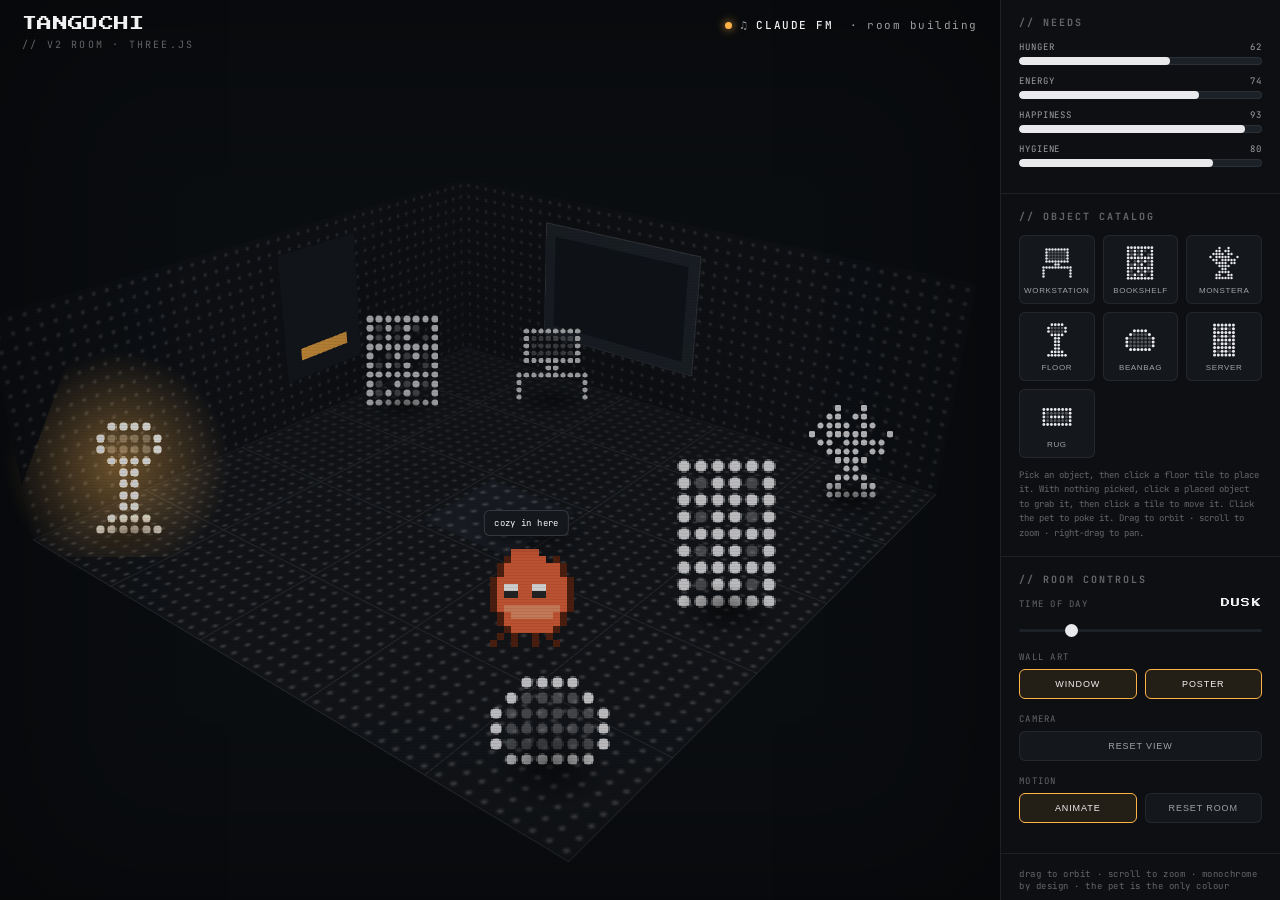
<file: v2/room-prototype.html>
<!DOCTYPE html>
<html lang="en">
<head>
<meta charset="UTF-8" />
<meta name="viewport" content="width=device-width, initial-scale=1.0" />
<title>TANGOCHI v2 — Room Prototype (Three.js)</title>
<link rel="preconnect" href="https://fonts.googleapis.com">
<link rel="preconnect" href="https://fonts.gstatic.com" crossorigin>
<link href="https://fonts.googleapis.com/css2?family=JetBrains+Mono:wght@400;500;700&family=Press+Start+2P&display=swap" rel="stylesheet">
<style>
:root{
  --bg-0:#07080a; --bg-1:#0d0f12; --bg-2:#14171c; --bg-3:#1c2128;
  --line:rgba(255,255,255,0.07); --line-strong:rgba(255,255,255,0.14);
  --dot-on:#e9e9ec; --dot-dim:rgba(233,233,236,0.26);
  --text-0:rgba(255,255,255,0.95); --text-1:rgba(255,255,255,0.60); --text-2:rgba(255,255,255,0.36);
  --accent:#ffb347;            /* the one accent — warm/orange, matches the pet */
  --pet:#e8643c;
  --tint:0;                    /* day/night darkness 0..1 (extra grayscale dim) */
}
*{box-sizing:border-box;margin:0;padding:0;}
html,body{
  height:100%;
  background:
    radial-gradient(ellipse 70% 50% at 50% -10%, rgba(255,179,71,0.04), transparent 60%),
    var(--bg-0);
  color:var(--text-0);
  font-family:'JetBrains Mono',monospace;
  overflow:hidden;
}

/* fine background grid */
.bg-grid{position:fixed;inset:0;pointer-events:none;z-index:0;opacity:.5;
  background-image:linear-gradient(var(--line) 1px,transparent 1px),linear-gradient(90deg,var(--line) 1px,transparent 1px);
  background-size:64px 64px;}

/* ── layout ── */
.app{position:fixed;inset:0;display:grid;grid-template-columns:1fr 280px;z-index:1;}
@media(max-width:820px){.app{grid-template-columns:1fr;grid-template-rows:1fr auto;}}

/* ── stage ── */
.stage-wrap{position:relative;overflow:hidden;}
#view{position:absolute;inset:0;width:100%;height:100%;display:block;cursor:grab;touch-action:none;z-index:1;}
#view.grabbing{cursor:grabbing;}
.fm-tag{position:absolute;top:18px;right:22px;z-index:65;font-size:clamp(9px,1.7vw,11px);letter-spacing:.14em;color:var(--text-1);
  display:flex;gap:8px;align-items:center;max-width:60vw;}
.fm-tag b{font-weight:500;color:var(--text-0);}
.fm-tag .live{width:7px;height:7px;border-radius:50%;background:var(--accent);box-shadow:0 0 10px var(--accent);
  animation:pulse 1.6s infinite ease-in-out;}
.title{position:absolute;top:16px;left:22px;z-index:65;}
.title .name{font-family:'Press Start 2P',monospace;font-size:clamp(11px,2.4vw,15px);letter-spacing:.02em;}
.title .sub{font-size:clamp(8px,1.5vw,10px);letter-spacing:.22em;color:var(--text-2);margin-top:7px;text-transform:uppercase;}
@keyframes pulse{0%,100%{opacity:.4}50%{opacity:1}}

/* day/night tint + CRT over the canvas (DOM overlays) */
.tint{position:absolute;inset:0;pointer-events:none;z-index:60;
  background:rgba(5,6,8,var(--tint));
  box-shadow:inset 0 0 140px 30px rgba(0,0,0,calc(0.25 + var(--tint)*0.4));}
.scanlines{position:absolute;inset:0;pointer-events:none;z-index:61;opacity:.35;
  background:repeating-linear-gradient(transparent 0 2px, rgba(0,0,0,.18) 2px 3px);}

/* HTML overlays projected from 3D (speech + hover labels) */
#overlay{position:absolute;inset:0;pointer-events:none;z-index:62;}
.speech{position:absolute;transform:translate(-50%,-100%);
  background:var(--bg-2);border:1px solid var(--line-strong);border-radius:6px;
  padding:6px 9px;font-size:9px;letter-spacing:.04em;white-space:nowrap;color:var(--text-0);
  box-shadow:0 8px 18px -8px #000;opacity:0;transition:opacity .2s;}
.speech.show{opacity:1;}
.lbl{position:absolute;transform:translate(-50%,-100%);
  font-size:8px;letter-spacing:.12em;color:var(--text-2);white-space:nowrap;
  text-transform:uppercase;opacity:0;transition:opacity .15s;}
.lbl.show{opacity:1;}

/* ── side panel ── */
.panel{background:var(--bg-1);border-left:1px solid var(--line);
  display:flex;flex-direction:column;overflow-y:auto;}
@media(max-width:820px){.panel{border-left:none;border-top:1px solid var(--line);max-height:42vh;}}
.panel section{padding:16px 18px;border-bottom:1px solid var(--line);}
.panel h2{font-size:10px;letter-spacing:.2em;color:var(--text-2);text-transform:uppercase;margin-bottom:12px;}

/* needs bars */
.need{margin-bottom:10px;}
.need .row{display:flex;justify-content:space-between;font-size:9px;letter-spacing:.1em;
  color:var(--text-1);text-transform:uppercase;margin-bottom:4px;}
.need .bar{height:8px;background:var(--bg-3);border-radius:4px;overflow:hidden;box-shadow:inset 0 0 0 1px var(--line);}
.need .fill{height:100%;width:70%;border-radius:4px;background:var(--dot-on);transition:width .4s, background .4s;}

/* object tray */
.tray{display:grid;grid-template-columns:repeat(3,1fr);gap:8px;}
.tray button{background:var(--bg-2);border:1px solid var(--line);border-radius:6px;
  padding:10px 4px 8px;cursor:pointer;color:var(--text-1);display:flex;flex-direction:column;
  align-items:center;gap:6px;transition:all .15s;}
.tray button:hover{border-color:var(--line-strong);color:var(--text-0);transform:translateY(-1px);}
.tray button.active{border-color:var(--accent);color:var(--text-0);background:rgba(255,179,71,.09);}
.tray button svg{width:30px;height:34px;}
.tray button .t{font-size:8px;letter-spacing:.08em;text-transform:uppercase;}
.hint{font-size:9px;color:var(--text-2);line-height:1.6;margin-top:10px;}

/* controls */
.ctrl{margin-bottom:14px;}
.ctrl label{display:block;font-size:9px;letter-spacing:.14em;color:var(--text-2);text-transform:uppercase;margin-bottom:6px;}
.ctrl .v{font-family:'Press Start 2P';font-size:9px;color:var(--text-0);float:right;}
input[type=range]{width:100%;-webkit-appearance:none;height:3px;background:var(--bg-3);outline:none;cursor:pointer;border-radius:2px;}
input[type=range]::-webkit-slider-thumb{-webkit-appearance:none;width:13px;height:13px;border-radius:50%;background:var(--dot-on);cursor:pointer;}
input[type=range]::-moz-range-thumb{width:13px;height:13px;border-radius:50%;background:var(--dot-on);border:none;cursor:pointer;}
.toggle{display:flex;gap:8px;flex-wrap:wrap;}
.toggle button{flex:1;background:var(--bg-2);border:1px solid var(--line);border-radius:6px;
  padding:9px 6px;cursor:pointer;color:var(--text-1);font-size:9px;letter-spacing:.1em;text-transform:uppercase;transition:all .15s;}
.toggle button:hover{border-color:var(--line-strong);color:var(--text-0);}
.toggle button.on{border-color:var(--accent);color:var(--text-0);background:rgba(255,179,71,.09);}
.foot{padding:14px 18px;font-size:9px;color:var(--text-2);letter-spacing:.06em;}

/* ── responsive: keep a usable stage + reachable controls on small/touch screens ── */
@media(max-width:820px){
  .stage-wrap{min-height:48vh;}            /* don't let the 3D view collapse when stacked */
  .panel{max-height:46vh;}
}
@media(pointer:coarse){                    /* fingers, not a mouse: bigger hit targets */
  .tray button{min-height:56px;padding:12px 4px;}
  .toggle button{min-height:44px;}
  input[type=range]{height:6px;}
  input[type=range]::-webkit-slider-thumb{width:18px;height:18px;}
  input[type=range]::-moz-range-thumb{width:18px;height:18px;}
}
@media(max-width:520px){
  .title{top:12px;left:14px;}
  .fm-tag{top:12px;right:14px;gap:6px;}
  .fm-tag .fm-sub{display:none;}           /* drop the suffix so it won't collide with the title */
  .panel section{padding:13px 14px;}
  .tray{gap:6px;}
  .foot{padding:12px 14px;}
}
</style>
</head>
<body>
<div class="bg-grid"></div>

<div class="app">
  <!-- =================== STAGE =================== -->
  <div class="stage-wrap" id="stage">
    <div class="title">
      <div class="name">TANGOCHI</div>
      <div class="sub">// v2 room · three.js</div>
    </div>
    <div class="fm-tag"><span class="live"></span>♫ <b>CLAUDE&nbsp;FM</b><span class="fm-sub">&nbsp;· room building</span></div>

    <canvas id="view"></canvas>
    <div id="overlay"></div>
    <div class="tint"></div>
    <div class="scanlines"></div>
  </div>

  <!-- =================== PANEL =================== -->
  <aside class="panel">
    <section>
      <h2>// Needs</h2>
      <div id="needs"></div>
    </section>

    <section>
      <h2>// Object Catalog</h2>
      <div class="tray" id="tray"></div>
      <div class="hint">Pick an object, then click a floor tile to place it. With nothing
        picked, click a placed object to grab it, then click a tile to move it. Click the
        pet to poke it. Drag to orbit · scroll to zoom · right-drag to pan.</div>
    </section>

    <section>
      <h2>// Room Controls</h2>
      <div class="ctrl">
        <label>Time of Day <span class="v" id="todVal">DAY</span></label>
        <input type="range" id="tod" min="0" max="100" value="20">
      </div>
      <div class="ctrl">
        <label>Wall Art</label>
        <div class="toggle">
          <button id="tWindow" class="on">Window</button>
          <button id="tPoster" class="on">Poster</button>
        </div>
      </div>
      <div class="ctrl">
        <label>Camera</label>
        <div class="toggle">
          <button id="tView">Reset View</button>
        </div>
      </div>
      <div class="ctrl">
        <label>Motion</label>
        <div class="toggle">
          <button id="tMotion" class="on">Animate</button>
          <button id="tReset">Reset Room</button>
        </div>
      </div>
    </section>

    <div class="foot">drag to orbit · scroll to zoom · monochrome by design · the pet is the only colour</div>
  </aside>
</div>

<script src="vendor/three.min.js"></script>
<script src="vendor/OrbitControls.js"></script>
<script>
/* ============================================================
   TANGOCHI v2 — Three.js dot-matrix room (prototype)
   Real 3D: free orbit + zoom + pan, place/move furniture,
   click the pet. Monochrome room; the pet is the only colour.
   ============================================================ */
const SVGNS='http://www.w3.org/2000/svg';
const GRID=5, TILE=72, ROOM=GRID*TILE, HALF=ROOM/2, WALL=128;
const $=s=>document.querySelector(s);
const clamp=(v,a,b)=>Math.max(a,Math.min(b,v));
const reduced=()=>window.matchMedia('(prefers-reduced-motion: reduce)').matches;

/* tile <-> world helpers (floor centred on origin, y up) */
function tileToWorld(c,r){ return { x:(c+0.5)*TILE-HALF, z:(r+0.5)*TILE-HALF }; }
function worldToTile(x,z){ return { c:clamp(Math.floor((x+HALF)/TILE),0,GRID-1),
                                    r:clamp(Math.floor((z+HALF)/TILE),0,GRID-1) }; }

/* ---- dot-matrix art parser (SVG, used for the tray icons) ---- */
function dotArt(rows, cell=7, r=2.4){
  const h=rows.length, w=Math.max(...rows.map(s=>s.length));
  const svg=document.createElementNS(SVGNS,'svg');
  svg.setAttribute('viewBox',`0 0 ${w*cell} ${h*cell}`);
  svg.setAttribute('width', w*cell); svg.setAttribute('height', h*cell);
  for(let y=0;y<h;y++){ const line=rows[y];
    for(let x=0;x<line.length;x++){ const ch=line[x];
      if(ch!=='#'&&ch!=='+') continue;
      const c=document.createElementNS(SVGNS,'circle');
      c.setAttribute('cx',x*cell+cell/2); c.setAttribute('cy',y*cell+cell/2);
      c.setAttribute('r',r); c.setAttribute('fill', ch==='+'?'rgba(233,233,236,0.30)':'#e9e9ec');
      svg.appendChild(c);
    }
  }
  return svg;
}
/* ---- dot-matrix art -> transparent canvas (used for 3D sprites) ---- */
function dotArtCanvas(rows, cell=10, r=3.6){
  const h=rows.length, w=Math.max(...rows.map(s=>s.length));
  const cv=document.createElement('canvas'); cv.width=w*cell; cv.height=h*cell;
  const g=cv.getContext('2d');
  for(let y=0;y<h;y++){ const line=rows[y];
    for(let x=0;x<line.length;x++){ const ch=line[x];
      if(ch!=='#'&&ch!=='+') continue;
      g.fillStyle = ch==='+'?'rgba(233,233,236,0.30)':'#e9e9ec';
      g.beginPath(); g.arc(x*cell+cell/2,y*cell+cell/2,r,0,Math.PI*2); g.fill();
    }
  }
  return {cv, w, h};
}

/* ---- object catalog (design-first) -------------------------- */
const DEFS={
  desk:{ name:'Workstation', art:[
    ' ######## ',' #++++++# ',' #++++++# ',' #++++++# ',' ######## ',
    '    ##    ','##########','#        #','#        #','#        #']},
  bookshelf:{ name:'Bookshelf', art:[
    '########','#+#+#+ #','#+#+# +#','########','# +#+#+#',
    '#+#+# +#','########','#+ #+#+#','#+#+#+ #','########']},
  plant:{ name:'Monstera', art:[
    '   #  #   ','  ## ##   ',' #### ##  ','# #####  #',' ## ##### ',
    '  #### ## ','   ####   ','    ##    ','   ####   ','  ##  ##  ','  ######  ']},
  lamp:{ name:'Floor Lamp', glow:true, art:[
    '  ####  ',' #++++# ',' #++++# ','  ####  ','   ##   ',
    '   ##   ','   ##   ','   ##   ','  ####  ',' ###### ']},
  beanbag:{ name:'Beanbag', art:[
    '  ####  ',' #++++# ','#++++++#','#++++++#','#++++++#',' ###### ']},
  server:{ name:'Server Rack', art:[
    '######','#+##+#','######','#+##+#','######','#+##+#','######','#+##+#','######']},
};
const TRAY_ORDER=['desk','bookshelf','plant','lamp','beanbag','server','rug'];

/* ---- pet sprite (16x16) — the only colour in the room ------- */
const PAL={'0':null,'1':'#5a2412','2':'#e8643c','3':'#f2956b','4':'#ffffff','5':'#2a2a2a','6':'#3aa0c0'};
const PET=[
  '................','......2222......','.....122222.1...','....1222222221..',
  '....1222222221..','...122222222221.','...124422442221.','...125522552221.',
  '...122222222221.','...123333333321.','....1233333321..','....1222222221..',
  '.....12222221...','....1.1..1.1....','...1..1..1..1...','................'];
function drawPetCanvas(){
  const px=8, S=16, cv=document.createElement('canvas');
  cv.width=S*px; cv.height=S*px;
  const g=cv.getContext('2d'); g.imageSmoothingEnabled=false;
  for(let y=0;y<S;y++) for(let x=0;x<S;x++){
    const col=PAL[PET[y][x]]; if(!col) continue;
    g.fillStyle=col; g.fillRect(x*px,y*px,px,px);
  }
  return cv;
}

/* ============================================================
   THREE.JS SCENE
   ============================================================ */
const canvas=$('#view'), stage=$('#stage'), overlay=$('#overlay');
const renderer=new THREE.WebGLRenderer({canvas, antialias:true, alpha:false});
renderer.setPixelRatio(Math.min(devicePixelRatio,2));

const scene=new THREE.Scene();
const DAY_BG=new THREE.Color('#0e1116'), NIGHT_BG=new THREE.Color('#050609');
scene.background=DAY_BG.clone();
scene.fog=new THREE.Fog(scene.background.getHex(), 560, 1400);

const camera=new THREE.PerspectiveCamera(34, 1, 1, 5000);
const CAM_HOME=new THREE.Vector3(360,330,440), TARGET_HOME=new THREE.Vector3(0,42,0);
camera.position.copy(CAM_HOME);

const controls=new THREE.OrbitControls(camera, renderer.domElement);
controls.target.copy(TARGET_HOME);
controls.enableDamping=true; controls.dampingFactor=0.08;
controls.enablePan=true; controls.enableZoom=true;
controls.minDistance=240; controls.maxDistance=1100;
controls.minPolarAngle=0.18; controls.maxPolarAngle=1.48;   /* never dip under the floor */
controls.update();

/* ---- texture helpers ---- */
function dotTexture(bg, dot, cell, r){
  const c=document.createElement('canvas'); c.width=c.height=cell;
  const g=c.getContext('2d');
  if(bg){ g.fillStyle=bg; g.fillRect(0,0,cell,cell); }
  g.fillStyle=dot; g.beginPath(); g.arc(cell/2,cell/2,r,0,Math.PI*2); g.fill();
  const t=new THREE.CanvasTexture(c); t.wrapS=t.wrapT=THREE.RepeatWrapping;
  return t;
}
function spriteFromCanvas(cv){
  const t=new THREE.CanvasTexture(cv);
  t.magFilter=THREE.NearestFilter; t.minFilter=THREE.NearestFilter; t.generateMipmaps=false;
  const m=new THREE.SpriteMaterial({map:t, transparent:true, depthWrite:false});
  const s=new THREE.Sprite(m); s.center.set(0.5,0);   /* anchor bottom on the floor */
  return s;
}
function radialTexture(inner, outer){
  const sz=64, c=document.createElement('canvas'); c.width=c.height=sz;
  const g=c.getContext('2d'); const grd=g.createRadialGradient(sz/2,sz/2,0,sz/2,sz/2,sz/2);
  grd.addColorStop(0,inner); grd.addColorStop(1,outer);
  g.fillStyle=grd; g.fillRect(0,0,sz,sz);
  return new THREE.CanvasTexture(c);
}

/* ---- floor + grid ---- */
const floorTex=dotTexture('#14171c','rgba(233,233,236,0.20)',8,1.4);
floorTex.repeat.set(ROOM/8, ROOM/8);
const floor=new THREE.Mesh(
  new THREE.PlaneGeometry(ROOM,ROOM),
  new THREE.MeshBasicMaterial({map:floorTex}));
floor.rotation.x=-Math.PI/2;
scene.add(floor);

const grid=new THREE.GridHelper(ROOM, GRID, 0xffffff, 0xffffff);
grid.material.transparent=true; grid.material.opacity=0.10; grid.position.y=0.4;
scene.add(grid);

/* ---- walls (all four; cull the two nearest the camera) ---- */
const wallTex=dotTexture('#0f1217','rgba(233,233,236,0.15)',8,1.3);
wallTex.repeat.set(ROOM/8, WALL/8);
function makeWall(rotY, pos, outward){
  const m=new THREE.Mesh(new THREE.PlaneGeometry(ROOM,WALL),
    new THREE.MeshBasicMaterial({map:wallTex.clone(), side:THREE.DoubleSide}));
  m.material.map.wrapS=m.material.map.wrapT=THREE.RepeatWrapping;
  m.material.map.repeat.set(ROOM/8, WALL/8);
  m.rotation.y=rotY; m.position.set(pos.x, WALL/2, pos.z);
  m.userData.outward=outward;
  scene.add(m); return m;
}
const walls=[
  makeWall(0,            {x:0,z:-HALF}, new THREE.Vector3(0,0,-1)),  /* back  */
  makeWall(Math.PI,      {x:0,z: HALF}, new THREE.Vector3(0,0, 1)),  /* front */
  makeWall(Math.PI/2,    {x:-HALF,z:0}, new THREE.Vector3(-1,0,0)),  /* left  */
  makeWall(-Math.PI/2,   {x: HALF,z:0}, new THREE.Vector3( 1,0,0)),  /* right */
];
const wallBack=walls[0], wallLeft=walls[2];

/* ---- wall art (window on back wall, poster on left wall) ---- */
let showWindow=true, showPoster=true, winMesh=null, posterMesh=null;
function buildWallArt(){
  if(winMesh){ wallBack.remove(winMesh); winMesh=null; }
  if(posterMesh){ wallLeft.remove(posterMesh); posterMesh=null; }
  if(showWindow){
    const g=new THREE.PlaneGeometry(120,80);
    const m=new THREE.MeshBasicMaterial({color:0x20262e});
    winMesh=new THREE.Mesh(g,m);
    winMesh.position.set(-46, 6, 0.6);                 /* coplanar, slight offset */
    const pane=new THREE.Mesh(new THREE.PlaneGeometry(104,64),
      new THREE.MeshBasicMaterial({color:0x12161c}));
    pane.position.z=0.4; winMesh.add(pane);
    const frame=new THREE.LineSegments(
      new THREE.EdgesGeometry(g), new THREE.LineBasicMaterial({color:0xffffff,transparent:true,opacity:0.16}));
    winMesh.add(frame);
    wallBack.add(winMesh);
  }
  if(showPoster){
    const g=new THREE.PlaneGeometry(64,84);
    posterMesh=new THREE.Mesh(g, new THREE.MeshBasicMaterial({color:0x161a20}));
    posterMesh.position.set(38, 8, 0.6);
    const stripe=new THREE.Mesh(new THREE.PlaneGeometry(40,8),
      new THREE.MeshBasicMaterial({color:0xffb347}));   /* the one accent */
    stripe.position.set(0,-26,0.4); posterMesh.add(stripe);
    wallLeft.add(posterMesh);
  }
}
buildWallArt();

/* ---- shared shadow + highlight ---- */
const shadowTex=radialTexture('rgba(0,0,0,0.5)','rgba(0,0,0,0)');
function makeShadow(){
  const m=new THREE.Mesh(new THREE.PlaneGeometry(46,46),
    new THREE.MeshBasicMaterial({map:shadowTex, transparent:true, depthWrite:false}));
  m.rotation.x=-Math.PI/2; m.position.y=0.5; return m;
}
const hi=new THREE.Mesh(new THREE.PlaneGeometry(TILE,TILE),
  new THREE.MeshBasicMaterial({color:0xffb347, transparent:true, opacity:0.16, depthWrite:false}));
hi.rotation.x=-Math.PI/2; hi.position.y=0.6; hi.visible=false; scene.add(hi);

/* ============================================================
   PLACE / MOVE / REMOVE OBJECTS
   ============================================================ */
const placed={};                 // "c,r" -> {kind, sprite, shadow, glow, rug, c, r}
const pickables=[];              // sprites the raycaster can hit (furniture + pet)
let selected=null;              // tray selection (placement mode)
let moving=null;                // object being relocated (move mode)

function placeObject(kind,c,r){
  const key=c+','+r;
  if(placed[key]) removeObject(c,r);
  const w=tileToWorld(c,r);

  if(kind==='rug'){
    const t=dotTexture('#1c2128','rgba(233,233,236,0.22)',8,1.4);
    t.repeat.set(6,6);
    const rug=new THREE.Mesh(new THREE.PlaneGeometry(TILE*0.84,TILE*0.84),
      new THREE.MeshBasicMaterial({map:t}));
    rug.rotation.x=-Math.PI/2; rug.position.set(w.x,0.3,w.z);
    rug.userData.tile={c,r}; scene.add(rug); pickables.push(rug);
    placed[key]={kind,sprite:rug,rug:true,c,r}; updateNeeds(); return placed[key];
  }

  const def=DEFS[kind];
  const {cv,w:cw,h:ch}=dotArtCanvas(def.art);
  const sprite=spriteFromCanvas(cv);
  const base=50, sw=base, sh=base*(ch/cw);
  sprite.scale.set(sw,sh,1);
  sprite.position.set(w.x,0,w.z);
  sprite.userData.tile={c,r}; sprite.userData.kind=kind;
  scene.add(sprite); pickables.push(sprite);

  const shadow=makeShadow(); shadow.position.set(w.x,0.5,w.z); scene.add(shadow);

  let glow=null;
  if(def.glow){
    glow=new THREE.Sprite(new THREE.SpriteMaterial({
      map:radialTexture('rgba(255,179,71,0.5)','rgba(255,179,71,0)'),
      transparent:true, depthWrite:false, blending:THREE.AdditiveBlending}));
    glow.scale.set(120,120,1); glow.position.set(w.x,sh*0.7,w.z); scene.add(glow);
  }
  placed[key]={kind,sprite,shadow,glow,c,r}; updateNeeds(); return placed[key];
}
function disposeSprite(s){ if(!s) return; if(s.material.map) s.material.map.dispose();
  s.material.dispose(); if(s.geometry) s.geometry.dispose(); scene.remove(s);
  const i=pickables.indexOf(s); if(i>=0) pickables.splice(i,1); }
function removeObject(c,r){
  const key=c+','+r, p=placed[key]; if(!p) return;
  disposeSprite(p.sprite); if(p.shadow) disposeSprite(p.shadow); if(p.glow) disposeSprite(p.glow);
  delete placed[key]; if(moving===p) moving=null; updateNeeds();
}
function moveObject(p,c,r){
  const key=c+','+r; if(placed[key]) return false;           // occupied
  delete placed[p.c+','+p.r];
  p.c=c; p.r=r; placed[key]=p; const w=tileToWorld(c,r);
  p.sprite.position.x=w.x; p.sprite.position.z=w.z;
  if(p.sprite.userData.tile) p.sprite.userData.tile={c,r};
  if(p.shadow){ p.shadow.position.x=w.x; p.shadow.position.z=w.z; }
  if(p.glow){ p.glow.position.x=w.x; p.glow.position.z=w.z; }
  return true;
}
function setMoving(p){
  if(moving) moving.sprite.scale.multiplyScalar(1/1.12);
  moving=p;
  if(moving && !moving.rug) moving.sprite.scale.multiplyScalar(1.12);
}

/* ============================================================
   PET
   ============================================================ */
const pet=spriteFromCanvas(drawPetCanvas());
const PET_W=52; pet.scale.set(PET_W,PET_W,1);
pet.userData.isPet=true;
let petPos={x:0,z:0}, petTarget={x:0,z:0};
function petTo(c,r){ const w=tileToWorld(c,r); petPos={x:w.x,z:w.z}; petTarget={...petPos};
  pet.position.set(w.x,0,w.z); }
petTo(2,3);
scene.add(pet); pickables.push(pet);

const LINES=['hello there!',"let's build!",'cozy in here','feed me?','♫ vibing','nice room!','...thinking','ship it!'];
const speechEl=document.createElement('div'); speechEl.className='speech'; overlay.appendChild(speechEl);
const labelEl=document.createElement('div'); labelEl.className='lbl'; overlay.appendChild(labelEl);
let speechT=0;
function say(){ speechEl.textContent=LINES[Math.floor(Math.random()*LINES.length)];
  speechEl.classList.add('show'); speechT=2.6; }

/* project a world point to overlay pixel coords; returns null if behind camera */
const _v=new THREE.Vector3();
function project(x,y,z){
  _v.set(x,y,z).project(camera);
  if(_v.z>1) return null;
  const rect=canvas.getBoundingClientRect();
  return { x:(_v.x*0.5+0.5)*rect.width, y:(-_v.y*0.5+0.5)*rect.height };
}

/* ============================================================
   NEEDS (cosmetic)
   ============================================================ */
const NEEDS=[{k:'hunger',l:'Hunger',base:62},{k:'energy',l:'Energy',base:74},
  {k:'happiness',l:'Happiness',base:58},{k:'hygiene',l:'Hygiene',base:80}];
const needsBox=$('#needs');
NEEDS.forEach(n=>{ const d=document.createElement('div'); d.className='need';
  d.innerHTML=`<div class="row"><span>${n.l}</span><span id="nv_${n.k}">${n.base}</span></div>
    <div class="bar"><div class="fill" id="nf_${n.k}"></div></div>`; needsBox.appendChild(d); });
function updateNeeds(){
  const count=Object.keys(placed).length;
  const happy=Math.min(100, NEEDS[2].base + count*5);
  const vals={hunger:NEEDS[0].base,energy:NEEDS[1].base,happiness:happy,hygiene:NEEDS[3].base};
  for(const k in vals){ $('#nf_'+k).style.width=vals[k]+'%'; $('#nv_'+k).textContent=vals[k];
    $('#nf_'+k).style.background = vals[k]<25?'#ff5e62':vals[k]<55?'#ffb347':'var(--dot-on)'; }
}

/* ---- tray UI ---- */
const tray=$('#tray');
TRAY_ORDER.forEach(kind=>{
  const b=document.createElement('button'); b.dataset.kind=kind;
  const icon = kind==='rug'
    ? dotArt(['########','#++++++#','#+####+#','#++++++#','########'],4,1.5)
    : dotArt(DEFS[kind].art,3,1.2);
  b.appendChild(icon);
  const t=document.createElement('div'); t.className='t';
  t.textContent = kind==='rug'?'Rug':DEFS[kind].name.split(' ')[0];
  b.appendChild(t);
  b.addEventListener('click',()=>{
    selected = selected===kind?null:kind; setMoving(null);
    [...tray.children].forEach(x=>x.classList.toggle('active',x.dataset.kind===selected));
  });
  tray.appendChild(b);
});

/* ============================================================
   POINTER: click vs drag, raycast place / move / poke
   ============================================================ */
const raycaster=new THREE.Raycaster(); const ndc=new THREE.Vector2();
let downX=0, downY=0, downT=0;
function setNDC(e){ const rect=canvas.getBoundingClientRect();
  ndc.x=((e.clientX-rect.left)/rect.width)*2-1;
  ndc.y=-((e.clientY-rect.top)/rect.height)*2+1; }

canvas.addEventListener('pointerdown',e=>{ downX=e.clientX; downY=e.clientY; downT=performance.now();
  canvas.classList.add('grabbing'); });
canvas.addEventListener('pointerup',e=>{
  canvas.classList.remove('grabbing');
  const moved=Math.hypot(e.clientX-downX,e.clientY-downY);
  if(moved<6 && performance.now()-downT<400) handleClick(e);
});
canvas.addEventListener('pointermove',e=>{
  setNDC(e); raycaster.setFromCamera(ndc,camera);
  // highlight a target tile while placing or moving
  if(selected || moving){
    const hit=raycaster.intersectObject(floor)[0];
    if(hit){ const {c,r}=worldToTile(hit.point.x,hit.point.z); const w=tileToWorld(c,r);
      hi.position.set(w.x,0.6,w.z); hi.visible=true; }
    else hi.visible=false;
  } else {
    hi.visible=false;
    const hit=raycaster.intersectObjects(pickables,false)[0];
    canvas.style.cursor = hit ? 'pointer' : '';
  }
});

function handleClick(e){
  setNDC(e); raycaster.setFromCamera(ndc,camera);

  // objects/pet first
  const hit=raycaster.intersectObjects(pickables,false)[0];
  if(hit){
    const o=hit.object;
    if(o.userData.isPet){ say(); return; }
    const t=o.userData.tile;
    if(selected){ removeObject(t.c,t.r); return; }          // placement mode: click removes
    const p=placed[t.c+','+t.r];
    setMoving(moving===p?null:p);                            // toggle grab for move
    return;
  }

  // floor next
  const f=raycaster.intersectObject(floor)[0];
  if(!f) return;
  const {c,r}=worldToTile(f.point.x,f.point.z);
  if(moving){ moveObject(moving,c,r); setMoving(null); hi.visible=false; return; }
  if(selected){ if(placed[c+','+r]) removeObject(c,r); else placeObject(selected,c,r); }
}

/* ============================================================
   CONTROLS (time of day, wall art, view, motion, reset)
   ============================================================ */
const tod=$('#tod'), todVal=$('#todVal');
function setTod(v){ const t=v/100; document.documentElement.style.setProperty('--tint',t);
  todVal.textContent = t<0.2?'DAY':t<0.45?'DUSK':t<0.7?'EVENING':'NIGHT';
  scene.background.copy(DAY_BG).lerp(NIGHT_BG,t);
  scene.fog.color.copy(scene.background); }
tod.addEventListener('input',e=>setTod(+e.target.value)); setTod(+tod.value);

$('#tWindow').addEventListener('click',function(){ showWindow=!showWindow; this.classList.toggle('on',showWindow); buildWallArt(); });
$('#tPoster').addEventListener('click',function(){ showPoster=!showPoster; this.classList.toggle('on',showPoster); buildWallArt(); });

$('#tView').addEventListener('click',()=>{ camera.position.copy(CAM_HOME);
  controls.target.copy(TARGET_HOME); controls.update(); });

let motion=true;
$('#tMotion').addEventListener('click',function(){ motion=!motion; this.classList.toggle('on',motion); });
$('#tReset').addEventListener('click',()=>{
  Object.keys(placed).forEach(k=>{const[c,r]=k.split(',').map(Number);removeObject(c,r);});
  seedRoom();
});

/* ---- starter furniture ---- */
function seedRoom(){
  placeObject('rug',2,2); placeObject('desk',1,0); placeObject('bookshelf',0,1);
  placeObject('plant',4,0); placeObject('lamp',0,4); placeObject('beanbag',4,4);
  placeObject('server',4,2); petTo(2,3); updateNeeds();
}
seedRoom();

/* ============================================================
   RESIZE + RENDER LOOP
   ============================================================ */
const BASE_FOV=34, REF_ASPECT=1.4;
function resize(){ const w=stage.clientWidth, h=stage.clientHeight;
  renderer.setSize(w,h,false); const aspect=w/h; camera.aspect=aspect;
  // On narrow/portrait screens the horizontal field shrinks; widen the vertical fov to
  // keep the whole room framed instead of letting it overflow the canvas sides.
  if(aspect<REF_ASPECT){
    const hFov=2*Math.atan(Math.tan(BASE_FOV*Math.PI/360)*REF_ASPECT);
    camera.fov=clamp(2*Math.atan(Math.tan(hFov/2)/aspect)*180/Math.PI, BASE_FOV, 60);
  } else camera.fov=BASE_FOV;
  camera.updateProjectionMatrix(); }
window.addEventListener('resize',resize); resize();

let wanderT=0; const clock=new THREE.Clock();
function tick(){
  const dt=clock.getDelta();
  const anim = motion && !reduced();

  controls.update();

  // cull the two walls nearest the camera (cutaway iso)
  for(const w of walls){ const toCam=camera.position.clone().sub(w.position);
    w.visible = w.userData.outward.dot(toCam) < 0; }

  if(anim){
    // wander
    wanderT-=dt;
    if(wanderT<=0){ wanderT=1.9;
      for(let i=0;i<8;i++){ const c=Math.floor(Math.random()*GRID), r=Math.floor(Math.random()*GRID);
        if(!placed[c+','+r]){ const w=tileToWorld(c,r); petTarget={x:w.x,z:w.z}; break; } }
      if(Math.random()<0.5) say();
    }
    petPos.x+=(petTarget.x-petPos.x)*Math.min(1,dt*2.2);
    petPos.z+=(petTarget.z-petPos.z)*Math.min(1,dt*2.2);
    const bob=Math.max(0,Math.sin(performance.now()*0.004))*3;
    pet.position.set(petPos.x, bob, petPos.z);
  } else {
    pet.position.set(petPos.x,0,petPos.z);
  }

  // overlay: speech bubble follows the pet
  if(speechT>0){ speechT-=dt; if(speechT<=0) speechEl.classList.remove('show'); }
  if(speechEl.classList.contains('show')){
    const p=project(pet.position.x, PET_W+10, pet.position.z);
    if(p){ speechEl.style.left=p.x+'px'; speechEl.style.top=(p.y-4)+'px'; speechEl.style.display='block'; }
    else speechEl.style.display='none';
  }
  // overlay: label while moving an object
  if(moving && !moving.rug){
    const p=project(moving.sprite.position.x, moving.sprite.scale.y+8, moving.sprite.position.z);
    labelEl.textContent='moving · click a tile';
    if(p){ labelEl.classList.add('show'); labelEl.style.left=p.x+'px'; labelEl.style.top=(p.y-2)+'px'; }
    else labelEl.classList.remove('show');
  } else labelEl.classList.remove('show');

  renderer.render(scene,camera);
  requestAnimationFrame(tick);
}
tick();

/* reduced-motion respect */
if(reduced()){ motion=false; $('#tMotion').classList.remove('on'); }

/* prototype debug handle (orbit/state inspection) */
window.__room={scene,camera,controls,walls,placed,pet,
  orbit:(az,polar,dist)=>{ const s=new THREE.Spherical(dist,polar,az);
    camera.position.setFromSpherical(s).add(controls.target); controls.update(); }};
</script>
</body>
</html>
</file>
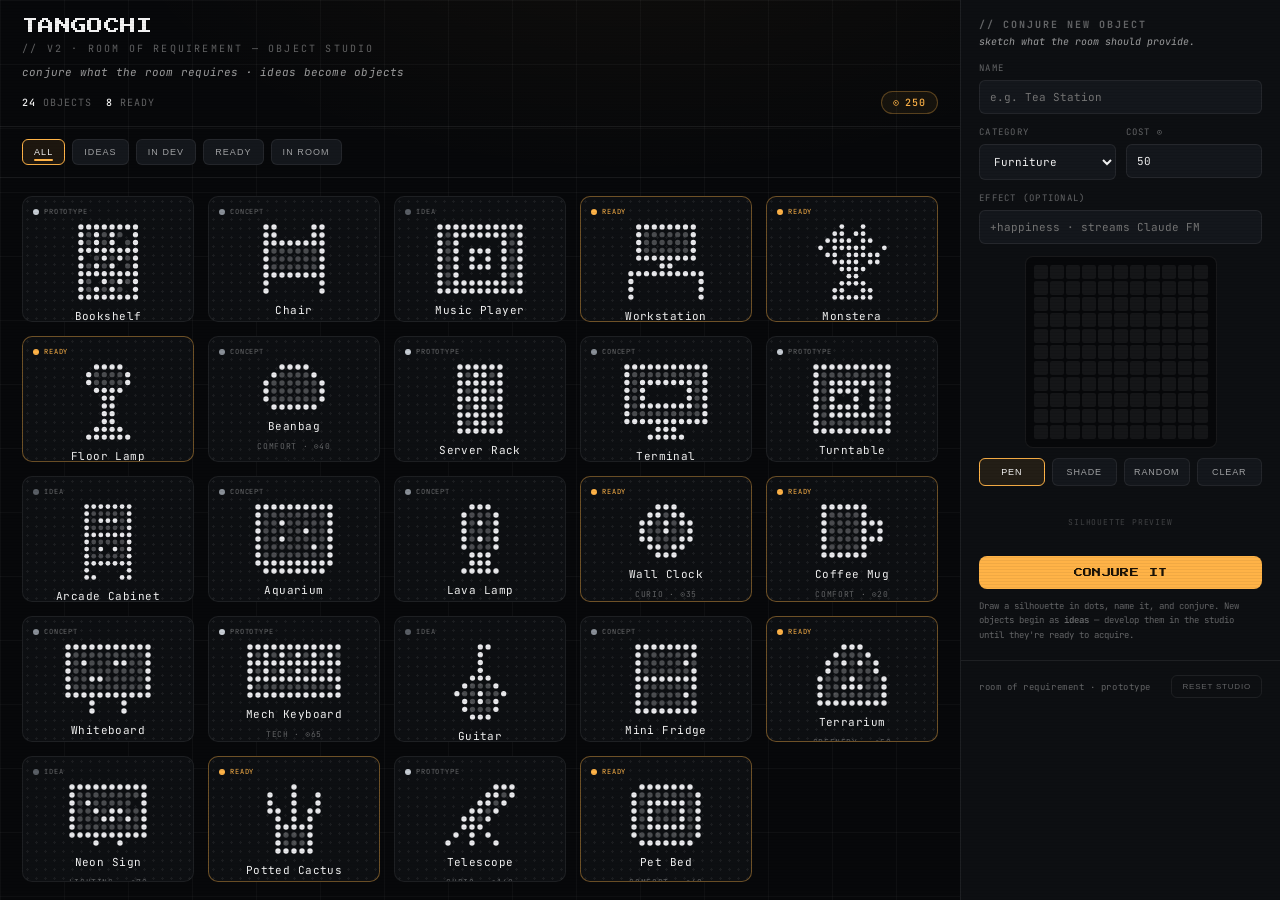
<file: v2/shop-prototype.html>
<!DOCTYPE html>
<html lang="en">
<head>
<meta charset="UTF-8" />
<meta name="viewport" content="width=device-width, initial-scale=1.0" />
<title>TANGOCHI v2 — Room of Requirement · Object Studio</title>
<link rel="preconnect" href="https://fonts.googleapis.com">
<link rel="preconnect" href="https://fonts.gstatic.com" crossorigin>
<link href="https://fonts.googleapis.com/css2?family=JetBrains+Mono:wght@400;500;700&family=Press+Start+2P&display=swap" rel="stylesheet">
<style>
:root{
  --bg-0:#07080a; --bg-1:#0d0f12; --bg-2:#14171c; --bg-3:#1c2128;
  --line:rgba(255,255,255,0.07); --line-strong:rgba(255,255,255,0.14);
  --dot-on:#e9e9ec; --dot-dim:rgba(233,233,236,0.28); --dot-off:rgba(255,255,255,0.06);
  --text-0:rgba(255,255,255,0.95); --text-1:rgba(255,255,255,0.60); --text-2:rgba(255,255,255,0.36);
  --accent:#ffb347;            /* the one accent — warm/orange */
  /* motion identity: premium base, playful pops on magic moments */
  --ease-out:cubic-bezier(0.16,1,0.3,1); --ease-std:cubic-bezier(0.4,0,0.2,1);
  --spring:cubic-bezier(0.34,1.56,0.64,1);
  --t-quick:140ms; --t-std:280ms; --t-slow:520ms;
}
*{box-sizing:border-box;margin:0;padding:0;}
html,body{height:100%;
  background:radial-gradient(ellipse 70% 50% at 50% -10%, rgba(255,179,71,0.04), transparent 60%), var(--bg-0);
  color:var(--text-0); font-family:'JetBrains Mono',monospace; overflow:hidden;}

.bg-grid{position:fixed;inset:0;pointer-events:none;z-index:0;opacity:.5;
  background-image:linear-gradient(var(--line) 1px,transparent 1px),linear-gradient(90deg,var(--line) 1px,transparent 1px);
  background-size:64px 64px;}
.scanlines{position:fixed;inset:0;pointer-events:none;z-index:80;opacity:.30;
  background:repeating-linear-gradient(transparent 0 2px, rgba(0,0,0,.18) 2px 3px);}

/* ── layout ── */
.app{position:fixed;inset:0;display:grid;grid-template-columns:1fr 320px;z-index:1;}
@media(max-width:860px){.app{grid-template-columns:1fr;grid-template-rows:1fr auto;}}

/* ── studio (main) ── */
.studio{position:relative;overflow:hidden;display:flex;flex-direction:column;}
.head{padding:18px 22px 12px;border-bottom:1px solid var(--line);}
.head .name{font-family:'Press Start 2P',monospace;font-size:clamp(12px,2.6vw,16px);letter-spacing:.02em;}
.head .sub{font-size:clamp(8px,1.5vw,10px);letter-spacing:.22em;color:var(--text-2);margin-top:8px;text-transform:uppercase;}
.head .flavor{font-size:11px;color:var(--text-1);margin-top:10px;font-style:italic;letter-spacing:.02em;}
.head .stats{display:flex;gap:14px;margin-top:12px;font-size:10px;letter-spacing:.1em;color:var(--text-2);text-transform:uppercase;align-items:center;}
.head .stats b{color:var(--text-0);font-weight:500;}
.head .coins{display:inline-flex;align-items:center;gap:5px;color:var(--accent);margin-left:auto;
  border:1px solid rgba(255,179,71,.3);background:rgba(255,179,71,.06);border-radius:20px;padding:4px 11px;}
.head .coins b{color:var(--accent);}

/* filters */
.filters{display:flex;gap:7px;flex-wrap:wrap;padding:12px 22px;border-bottom:1px solid var(--line);}
.filters button{position:relative;background:var(--bg-2);border:1px solid var(--line);border-radius:6px;
  padding:7px 11px;cursor:pointer;color:var(--text-1);font-size:9px;letter-spacing:.12em;
  text-transform:uppercase;transition:color var(--t-quick) ease,border-color var(--t-quick) ease,background var(--t-quick) ease;}
.filters button:hover{border-color:var(--line-strong);color:var(--text-0);}
.filters button.on{border-color:var(--accent);color:var(--text-0);background:rgba(255,179,71,.09);}
.filters button::after{content:'';position:absolute;left:11px;right:11px;bottom:3px;height:2px;border-radius:2px;
  background:var(--accent);transform:scaleX(0);transform-origin:left;transition:transform var(--t-std) var(--ease-std);}
.filters button.on::after{transform:scaleX(1);}

/* catalog grid */
.catalog{flex:1;overflow-y:auto;padding:18px 22px;
  display:grid;grid-template-columns:repeat(auto-fill,minmax(160px,1fr));gap:14px;align-content:start;}

/* object card */
.card{position:relative;background:var(--bg-1);border:1px solid var(--line);border-radius:10px;
  padding:14px 12px 12px;display:flex;flex-direction:column;align-items:center;gap:8px;
  background-image:radial-gradient(var(--dot-off) 1px,transparent 1.4px);background-size:9px 9px;
  transition:transform var(--t-std) var(--ease-out),border-color var(--t-quick) ease,box-shadow var(--t-std) ease;overflow:hidden;}
.card:hover{transform:translateY(-3px) scale(1.012);border-color:var(--line-strong);box-shadow:0 14px 30px -16px #000;}
.card:hover .art .dot{fill:#ffffff;}
.card:hover .art .dot.dim{fill:rgba(233,233,236,0.5);}
.card.ready{border-color:rgba(255,179,71,.4);}
.card.enter{animation:cardIn var(--t-std) var(--ease-out) backwards;}
@keyframes cardIn{from{opacity:0;transform:translateY(10px);}to{opacity:1;transform:none;}}
.card .badge{position:absolute;top:10px;left:10px;display:flex;align-items:center;gap:5px;
  font-size:7px;letter-spacing:.12em;color:var(--text-2);text-transform:uppercase;}
.card .badge .pip{width:6px;height:6px;border-radius:50%;background:var(--text-2);}
.card.s-idea .pip{background:#5a5f66;} .card.s-concept .pip{background:#8a9098;}
.card.s-prototype .pip{background:#c7cdd4;} .card.s-ready .pip{background:var(--accent);animation:pipBreathe 2.4s ease-in-out infinite;}
.card.s-ready .badge{color:var(--accent);}
@keyframes pipBreathe{0%,100%{box-shadow:0 0 5px var(--accent);}50%{box-shadow:0 0 11px var(--accent);}}
/* 4-step stage progress track */
.card .track{display:flex;gap:3px;width:100%;margin-top:2px;}
.card .track .seg{flex:1;height:3px;border-radius:2px;background:var(--bg-3);overflow:hidden;}
.card .track .seg::after{content:'';display:block;height:100%;background:var(--accent);
  transform:scaleX(0);transform-origin:left;transition:transform var(--t-std) var(--ease-std);}
.card .track .seg.on::after{transform:scaleX(1);}
.card .art{height:78px;display:flex;align-items:flex-end;justify-content:center;margin-top:12px;}
.card .art svg{display:block;max-height:78px;width:auto;}
.card .art .dot{fill:var(--dot-on);transition:fill var(--t-quick) ease;transform-box:fill-box;transform-origin:center;}
.card .art .dot.dim{fill:var(--dot-dim);}
.card .nm{font-size:11px;letter-spacing:.04em;color:var(--text-0);text-align:center;}
.card .meta{font-size:8px;letter-spacing:.08em;color:var(--text-2);text-transform:uppercase;text-align:center;}
.card .fx{font-size:8px;color:var(--text-1);text-align:center;min-height:11px;letter-spacing:.02em;}
.card .act{width:100%;margin-top:4px;background:var(--bg-2);border:1px solid var(--line);border-radius:6px;
  padding:8px;cursor:pointer;color:var(--text-1);font-size:9px;letter-spacing:.1em;text-transform:uppercase;
  transition:all .15s;}
.card .act:hover{border-color:var(--line-strong);color:var(--text-0);}
.card .act.acquire{border-color:var(--accent);color:var(--accent);}
.card .act.acquire:hover{background:rgba(255,179,71,.12);}
.card .act.owned{color:var(--text-2);cursor:default;border-style:dashed;}
.card .act.owned:hover{border-color:var(--line);color:var(--text-2);}
.card .del{position:absolute;top:8px;right:9px;font-size:12px;line-height:1;color:var(--text-2);
  cursor:pointer;opacity:0;transition:opacity .15s;}
.card:hover .del{opacity:1;} .card .del:hover{color:#ff6b6b;}

/* conjure sweep */
.card.conjuring::after{content:'';position:absolute;inset:0;pointer-events:none;
  background:linear-gradient(115deg,transparent 30%,rgba(255,179,71,.35) 50%,transparent 70%);
  transform:translateX(-120%);animation:sweep .7s ease-out;}
@keyframes sweep{to{transform:translateX(120%);}}

/* ── creator panel ── */
.panel{background:var(--bg-1);border-left:1px solid var(--line);display:flex;flex-direction:column;overflow-y:auto;}
@media(max-width:860px){.panel{border-left:none;border-top:1px solid var(--line);max-height:48vh;}}
.panel h2{font-size:10px;letter-spacing:.2em;color:var(--text-2);text-transform:uppercase;margin-bottom:4px;}
.panel .ptag{font-size:10px;color:var(--text-1);font-style:italic;margin-bottom:14px;}
.panel section{padding:18px;border-bottom:1px solid var(--line);}
.field{margin-bottom:12px;}
.field label{display:block;font-size:9px;letter-spacing:.14em;color:var(--text-2);text-transform:uppercase;margin-bottom:6px;}
.field input,.field select{width:100%;background:var(--bg-2);border:1px solid var(--line);border-radius:6px;
  padding:9px 10px;color:var(--text-0);font-family:'JetBrains Mono',monospace;font-size:11px;outline:none;}
.field input:focus,.field select:focus{border-color:var(--accent);}
.row2{display:grid;grid-template-columns:1fr 1fr;gap:10px;}

/* dot editor */
.editor-wrap{display:flex;flex-direction:column;align-items:center;gap:10px;}
.editor{display:grid;gap:2px;background:var(--bg-0);padding:8px;border-radius:8px;border:1px solid var(--line);}
.cell{width:14px;height:14px;border-radius:2px;background:var(--dot-off);cursor:pointer;transition:background .06s;}
.cell.on{background:var(--dot-on);} .cell.dim{background:var(--dot-dim);}
.editor-tools{display:flex;gap:7px;width:100%;}
.editor-tools button{flex:1;background:var(--bg-2);border:1px solid var(--line);border-radius:6px;
  padding:8px;cursor:pointer;color:var(--text-1);font-size:9px;letter-spacing:.1em;text-transform:uppercase;transition:all .15s;}
.editor-tools button:hover{border-color:var(--line-strong);color:var(--text-0);}
.editor-tools button.mode-on{border-color:var(--accent);color:var(--text-0);background:rgba(255,179,71,.09);}
.conjure{width:100%;background:var(--accent);color:#1a1206;border:none;border-radius:8px;
  padding:12px;cursor:pointer;font-family:'Press Start 2P',monospace;font-size:9px;letter-spacing:.04em;
  transition:filter .15s,transform .1s;}
.conjure:hover{filter:brightness(1.08);} .conjure:active{transform:translateY(1px);}
.hint{font-size:9px;color:var(--text-2);line-height:1.6;margin-top:10px;}

.foot{padding:14px 18px;font-size:9px;color:var(--text-2);letter-spacing:.06em;display:flex;justify-content:space-between;align-items:center;}
.foot button{background:none;border:1px solid var(--line);border-radius:6px;color:var(--text-2);
  padding:6px 10px;font-size:8px;letter-spacing:.1em;text-transform:uppercase;cursor:pointer;}
.foot button:hover{color:var(--text-0);border-color:var(--line-strong);}

/* toast */
.toast{position:fixed;left:50%;bottom:28px;transform:translateX(-50%) translateY(20px);
  background:var(--bg-2);border:1px solid var(--line-strong);border-radius:8px;padding:11px 16px;
  font-size:10px;letter-spacing:.04em;color:var(--text-0);box-shadow:0 14px 30px -12px #000;
  opacity:0;pointer-events:none;transition:opacity var(--t-std) ease,transform var(--t-std) var(--spring);z-index:90;white-space:nowrap;}
.toast.show{opacity:1;transform:translateX(-50%) translateY(0);}

/* touch targets */
@media(pointer:coarse){
  .filters button{padding:10px 13px;}
  .card .act,.editor-tools button{min-height:44px;}
  .cell{width:18px;height:18px;}
}

/* focus visibility (a11y) */
button:focus-visible,input:focus-visible,select:focus-visible{outline:2px solid var(--accent);outline-offset:2px;}

/* sketch-pad cell pop + live silhouette preview */
.cell.pop{animation:cellPop var(--t-quick) var(--spring);}
@keyframes cellPop{from{transform:scale(.5);}to{transform:scale(1);}}
.preview{display:flex;align-items:center;justify-content:center;min-height:48px;margin-top:2px;opacity:.6;}
.preview svg{max-height:48px;width:auto;} .preview svg .dot{fill:var(--dot-on);} .preview svg .dot.dim{fill:var(--dot-dim);}
.preview:not(.has)::before{content:'silhouette preview';font-size:8px;letter-spacing:.1em;text-transform:uppercase;color:var(--text-2);}

/* acquire fx: orange sparkle burst + floating coin delta (the one accent) */
.spark{position:fixed;width:5px;height:5px;border-radius:50%;background:var(--accent);
  box-shadow:0 0 6px var(--accent);z-index:95;pointer-events:none;}
.coinfloat{position:fixed;z-index:95;color:var(--accent);font-size:11px;font-weight:600;
  pointer-events:none;transform:translate(-50%,0);text-shadow:0 0 8px rgba(255,179,71,.5);}

/* respect reduced motion */
@media(prefers-reduced-motion:reduce){
  *,*::before,*::after{animation-duration:.001ms!important;animation-iteration-count:1!important;transition-duration:.001ms!important;}
}
</style>
</head>
<body>
<div class="bg-grid"></div>

<div class="app">
  <!-- =================== STUDIO =================== -->
  <main class="studio">
    <div class="head">
      <div class="name">TANGOCHI</div>
      <div class="sub">// v2 · room of requirement — object studio</div>
      <div class="flavor">conjure what the room requires · ideas become objects</div>
      <div class="stats">
        <span><b id="stTotal">0</b> objects</span>
        <span><b id="stReady">0</b> ready</span>
        <span class="coins" id="wallet">⊙ <b id="stCoins">0</b></span>
      </div>
    </div>

    <div class="filters" id="filters"></div>
    <div class="catalog" id="catalog"></div>
  </main>

  <!-- =================== CREATOR =================== -->
  <aside class="panel">
    <section>
      <h2>// Conjure New Object</h2>
      <div class="ptag">sketch what the room should provide.</div>

      <div class="field"><label>Name</label><input id="nName" maxlength="22" placeholder="e.g. Tea Station"></div>
      <div class="row2">
        <div class="field"><label>Category</label>
          <select id="nCat">
            <option>Furniture</option><option>Seating</option><option>Audio</option>
            <option>Workspace</option><option>Greenery</option><option>Lighting</option>
            <option>Comfort</option><option>Tech</option><option>Curio</option>
          </select>
        </div>
        <div class="field"><label>Cost ⊙</label><input id="nCost" type="number" min="0" value="50"></div>
      </div>
      <div class="field"><label>Effect (optional)</label><input id="nFx" maxlength="34" placeholder="+happiness · streams Claude FM"></div>

      <div class="editor-wrap">
        <div class="editor" id="editor"></div>
        <div class="editor-tools">
          <button id="mPen" class="mode-on">Pen</button>
          <button id="mDim">Shade</button>
          <button id="bRand">Random</button>
          <button id="bClear">Clear</button>
        </div>
        <div class="preview" id="preview"></div>
        <button class="conjure" id="bAdd">CONJURE IT</button>
      </div>
      <div class="hint">Draw a silhouette in dots, name it, and conjure. New objects begin
        as <b>ideas</b> — develop them in the studio until they're ready to acquire.</div>
    </section>

    <div class="foot">
      <span>room of requirement · prototype</span>
      <button id="bReset">Reset Studio</button>
    </div>
  </aside>
</div>

<div class="scanlines"></div>
<div class="toast" id="toast"></div>

<script>
/* ============================================================
   TANGOCHI v2 — Room of Requirement · Object Studio (prototype)
   Develop objects through stages, acquire them, and conjure new
   ideas with a dot-matrix sketch pad. Vanilla; runs from file://.
   ============================================================ */
const SVGNS='http://www.w3.org/2000/svg';
const $=s=>document.querySelector(s);
const SAVE_KEY='tangochi_studio_v2';
const EDIT_N=11;                     // dot editor grid size

/* dot-matrix art parser ('#' lit, '+' dim) -> <svg> of circles */
function dotArt(rows, cell=8, r=2.7){
  const h=rows.length, w=Math.max(1,...rows.map(s=>s.length));
  const svg=document.createElementNS(SVGNS,'svg');
  svg.setAttribute('viewBox',`0 0 ${w*cell} ${h*cell}`);
  svg.setAttribute('width', w*cell); svg.setAttribute('height', h*cell);
  for(let y=0;y<h;y++){ const line=rows[y]||'';
    for(let x=0;x<line.length;x++){ const ch=line[x];
      if(ch!=='#'&&ch!=='+') continue;
      const c=document.createElementNS(SVGNS,'circle');
      c.setAttribute('cx',x*cell+cell/2); c.setAttribute('cy',y*cell+cell/2);
      c.setAttribute('r',r); c.setAttribute('class','dot'+(ch==='+'?' dim':''));
      svg.appendChild(c);
    }
  }
  return svg;
}

/* ---- stages ---- */
const STAGES=['idea','concept','prototype','ready'];
const NEXT={idea:'concept',concept:'prototype',prototype:'ready'};
const VERB={idea:'sketched',concept:'drafted',prototype:'compiled',ready:'realised'};
const CONJURE_LINES={
  concept:'The shape settles into a concept.',
  prototype:'A working prototype takes form…',
  ready:'The room reshapes — it is ready.',
};

/* ---- seed catalog (the named ones start mid-development) ---- */
const SEED=[
  {id:'bookshelf', name:'Bookshelf',    cat:'Furniture', cost:60,  stage:'prototype', fx:'+wisdom · stores your lore', art:[
    '########','#+#+#+ #','#+#+# +#','########','# +#+#+#','#+#+# +#','########','#+ #+#+#','#+#+#+ #','########']},
  {id:'chair', name:'Chair',            cat:'Seating',   cost:45,  stage:'concept', fx:'+comfort · a place to think', art:[
    '##    ##','##    ##','########','#++++++#','#++++++#','#++++++#','########','#      #','#      #']},
  {id:'music', name:'Music Player',     cat:'Audio',     cost:90,  stage:'idea', fx:'+happiness · streams Claude FM', art:[
    '###########','#+#######+#','#+#     #+#','#+# ### #+#','#+# # # #+#','#+# ### #+#','#+#     #+#','#+#######+#','###########']},
  {id:'desk', name:'Workstation',       cat:'Workspace', cost:70,  stage:'ready', fx:'+focus · where the work happens', art:[
    ' ######## ',' #++++++# ',' #++++++# ',' #++++++# ',' ######## ','    ##    ','##########','#        #','#        #','#        #']},
  {id:'plant', name:'Monstera',         cat:'Greenery',  cost:25,  stage:'ready', fx:'+calm · a breath of green', art:[
    '   #  #   ','  ## ##   ',' #### ##  ','# #####  #',' ## ##### ','  #### ## ','   ####   ','    ##    ','   ####   ','  ##  ##  ','  ######  ']},
  {id:'lamp', name:'Floor Lamp',        cat:'Lighting',  cost:30,  stage:'ready', fx:'+warmth · the one glow', art:[
    '  ####  ',' #++++# ',' #++++# ','  ####  ','   ##   ','   ##   ','   ##   ','   ##   ','  ####  ',' ###### ']},
  {id:'beanbag', name:'Beanbag',        cat:'Comfort',   cost:40,  stage:'concept', fx:'+rest · sink right in', art:[
    '  ####  ',' #++++# ','#++++++#','#++++++#','#++++++#',' ###### ']},
  {id:'server', name:'Server Rack',     cat:'Tech',      cost:110, stage:'prototype', fx:'+compute · hums quietly', art:[
    '######','#+##+#','######','#+##+#','######','#+##+#','######','#+##+#','######']},
  {id:'terminal', name:'Terminal',      cat:'Workspace', cost:80,  stage:'concept', fx:'+focus · ssh into flow', art:[
    '###########','#+++++++++#','#+#######+#','#+#     #+#','#+#     #+#','#+#######+#','#+++++++++#','###########','    ###    ','   #####   ']},
  {id:'turntable', name:'Turntable',    cat:'Audio',     cost:110, stage:'prototype', fx:'+calm · warm crackle', art:[
    '##########','#++++++++#','#+######+#','#+#### #+#','#+#  # #+#','#+#### #+#','#+######+#','#++++++++#','##########']},
  {id:'arcade', name:'Arcade Cabinet',  cat:'Curio',     cost:150, stage:'idea', fx:'+happiness · one more run', art:[
    ' ####### ',' #+++++# ',' #+###+# ',' #+++++# ',' ####### ',' #+++++# ',' #+# #+# ',' #+++++# ',' ####### ',' #     # ',' ##   ## ']},
  {id:'aquarium', name:'Aquarium',      cat:'Curio',     cost:130, stage:'concept', fx:'+calm · watch the fish', art:[
    '##########','#++++++++#','#++#+++++#','#+++++#++#','#++#+++++#','#++++++#+#','#++++++++#','##########',' ######## ']},
  {id:'lavalamp', name:'Lava Lamp',     cat:'Lighting',  cost:45,  stage:'concept', fx:'+warmth · hypnotic blobs', art:[
    '  ###  ',' #+++# ',' #+#+# ',' #+++# ',' #+#+# ',' #+++# ','  ###  ','  ###  ',' ##### ']},
  {id:'clock', name:'Wall Clock',       cat:'Curio',     cost:35,  stage:'ready', fx:'+patience · tick, tick', art:[
    '  ###  ',' ##+## ','##+#+##','#++#++#','##+++##',' ##+## ','  ###  ']},
  {id:'mug', name:'Coffee Mug',         cat:'Comfort',   cost:20,  stage:'ready', fx:'+energy · fuel for commits', art:[
    '######  ','#++++#  ','#++++###','#++++# #','#++++###','#++++#  ','######  ']},
  {id:'whiteboard', name:'Whiteboard',  cat:'Workspace', cost:55,  stage:'concept', fx:'+wisdom · plan it out', art:[
    '###########','#+++++++++#','#+#+++##++#','#+++++++++#','#++##+++++#','#+++++++++#','###########','   #   #   ','   #   #   ']},
  {id:'keyboard', name:'Mech Keyboard', cat:'Tech',      cost:65,  stage:'prototype', fx:'+speed · clack clack clack', art:[
    '############','#+#+#+#+#+#+','############','#+#+#+#+#+#+','############','#++++++++++#','############']},
  {id:'guitar', name:'Guitar',          cat:'Curio',     cost:95,  stage:'idea', fx:'+happiness · strum a tune', art:[
    '   ##  ','   #   ','   #   ','   #   ','  ###  ',' #+++# ','#++#++#',' #+#+# ',' #+++# ','  ###  ']},
  {id:'fridge', name:'Mini Fridge',     cat:'Comfort',   cost:85,  stage:'concept', fx:'+energy · cold brew ready', art:[
    '########','#++++++#','#+++++#+','#++++++#','########','#++++++#','#+++++#+','#++++++#','########']},
  {id:'terrarium', name:'Terrarium',    cat:'Greenery',  cost:50,  stage:'ready', fx:'+calm · a tiny world', art:[
    '   ###   ','  #+++#  ',' #+#+#+# ',' #+++++# ','#+++#+++#','#++###++#','#+++++++#','#########']},
  {id:'neon', name:'Neon Sign',         cat:'Lighting',  cost:70,  stage:'idea', fx:'+vibe · soft glow', art:[
    '##########','#++++++++#','#+#+++++ #','#++#+##++#','#+++##+#+#','#++++++++#','##########','   #  #   ']},
  {id:'cactus', name:'Potted Cactus',   cat:'Greenery',  cost:30,  stage:'ready', fx:'+calm · low maintenance', art:[
    '   #   ','#  #  #','#  #  #','## # ##',' # # # ',' ##### ',' #+++# ',' #+++# ',' ##### ']},
  {id:'telescope', name:'Telescope',    cat:'Curio',     cost:140, stage:'prototype', fx:'+wisdom · gaze outward', art:[
    '      ###','     ##+#','    ##+# ','   ##+#  ','  ##+#   ','  ###    ',' # # #   ','#  #  #  ']},
  {id:'petbed', name:'Pet Bed',         cat:'Comfort',   cost:40,  stage:'ready', fx:'+rest · the pet approves', art:[
    ' ####### ','#+++++++#','#+#####+#','#+#+++#+#','#+#+++#+#','#+#####+#','#+++++++#',' ####### ']},
];

/* ---- state ---- */
let DATA=load();
function load(){
  try{ const raw=localStorage.getItem(SAVE_KEY); if(raw){ const d=JSON.parse(raw);
    if(d&&d.items){
      const have=new Set(d.items.map(o=>o.id));         // surface newly-added seed objects
      SEED.forEach(o=>{ if(!have.has(o.id)) d.items.push({...o,owned:false}); });
      return d;
    } } }catch(e){}
  return { coins:250, items:SEED.map(o=>({...o,owned:false})) };
}
function save(){ try{ localStorage.setItem(SAVE_KEY,JSON.stringify(DATA)); }catch(e){} }

/* ---- toast ---- */
let toastT=null;
function toast(msg){ const el=$('#toast'); el.textContent=msg; el.classList.add('show');
  clearTimeout(toastT); toastT=setTimeout(()=>el.classList.remove('show'),2200); }

/* ---- motion helpers (all gated by reduced-motion; transform/opacity only) ---- */
const reduced=()=>matchMedia('(prefers-reduced-motion: reduce)').matches;
let coinRAF=null;
function animateCoins(from,to){ const el=$('#stCoins'); if(!el) return;
  if(reduced()){ el.textContent=to; return; }
  cancelAnimationFrame(coinRAF); const t0=performance.now(),dur=420;
  (function step(now){ const k=Math.min(1,(now-t0)/dur);
    el.textContent=Math.round(from+(to-from)*(1-Math.pow(1-k,3)));
    if(k<1) coinRAF=requestAnimationFrame(step); })(t0);
}
function floatCoinDelta(n){ if(reduced()) return; const w=$('#wallet'); if(!w) return;
  const r=w.getBoundingClientRect(); const el=document.createElement('div'); el.className='coinfloat';
  el.textContent='−⊙'+n; el.style.left=(r.left+r.width/2)+'px'; el.style.top=r.top+'px';
  document.body.appendChild(el);
  el.animate([{opacity:0,transform:'translate(-50%,2px)'},{opacity:1,transform:'translate(-50%,-8px)',offset:.25},
    {opacity:0,transform:'translate(-50%,-30px)'}],{duration:950,easing:'cubic-bezier(0.16,1,0.3,1)'}).onfinish=()=>el.remove();
}
function cardPop(el){ if(!el||reduced()) return;
  el.animate([{transform:'scale(1)'},{transform:'scale(1.06)',offset:.4},{transform:'scale(1)'}],
    {duration:380,easing:'cubic-bezier(0.34,1.56,0.64,1)'}); }
function sparkleBurst(el){ if(!el||reduced()) return; const r=el.getBoundingClientRect();
  const cx=r.left+r.width/2, cy=r.top+r.height*0.42;
  for(let i=0;i<8;i++){ const s=document.createElement('div'); s.className='spark';
    s.style.left=cx+'px'; s.style.top=cy+'px'; document.body.appendChild(s);
    const a=(Math.PI*2*i)/8+Math.random()*0.4, d=24+Math.random()*22;
    s.animate([{transform:'translate(-50%,-50%) scale(1)',opacity:1},
      {transform:`translate(calc(-50% + ${Math.cos(a)*d}px),calc(-50% + ${Math.sin(a)*d}px)) scale(0)`,opacity:0}],
      {duration:520,easing:'cubic-bezier(0.16,1,0.3,1)'}).onfinish=()=>s.remove();
  }
}
function shakeWallet(){ const w=$('#wallet'); if(!w||reduced()) return;
  w.animate([{transform:'translateX(0)'},{transform:'translateX(-4px)'},{transform:'translateX(4px)'},
    {transform:'translateX(-3px)'},{transform:'translateX(0)'}],{duration:320,easing:'cubic-bezier(0.4,0,0.2,1)'}); }
function dotDraw(card){ if(!card||reduced()) return; card.querySelectorAll('.art .dot').forEach((dt,i)=>
  dt.animate([{opacity:0,transform:'scale(0)'},{opacity:1,transform:'scale(1)'}],
    {duration:240,delay:Math.min(i*7,200),easing:'cubic-bezier(0.16,1,0.3,1)',fill:'backwards'})); }

/* ---- filters ---- */
const FILTERS=[['all','All'],['idea','Ideas'],['dev','In Dev'],['ready','Ready'],['owned','In Room']];
let activeFilter='all';
function buildFilters(){            // built once; clicks toggle classes so the underline animates
  const box=$('#filters'); box.innerHTML='';
  FILTERS.forEach(([k,l])=>{ const b=document.createElement('button'); b.textContent=l; b.dataset.k=k;
    b.className=k===activeFilter?'on':'';
    b.onclick=()=>{ if(activeFilter===k) return; activeFilter=k;
      [...box.children].forEach(x=>x.classList.toggle('on',x.dataset.k===k)); renderCatalog(); };
    box.appendChild(b); });
}
function matches(o){
  if(activeFilter==='all') return true;
  if(activeFilter==='owned') return o.owned;
  if(activeFilter==='ready') return o.stage==='ready' && !o.owned;
  if(activeFilter==='dev') return o.stage==='concept'||o.stage==='prototype';
  if(activeFilter==='idea') return o.stage==='idea';
  return true;
}

/* ---- render ---- */
const stageIndex=s=>STAGES.indexOf(s);
function refreshStats(){
  $('#stTotal').textContent=DATA.items.length;
  $('#stReady').textContent=DATA.items.filter(o=>o.stage==='ready').length;
}
function rebuildAction(card,o){
  let act=card.querySelector('.act');
  if(!act){ act=document.createElement('button'); act.className='act'; card.appendChild(act); }
  act.classList.remove('acquire','owned'); act.onclick=null;
  if(o.owned){ act.textContent='✓ in room'; act.classList.add('owned'); }
  else if(o.stage==='ready'){ act.textContent=`acquire ⊙${o.cost}`; act.classList.add('acquire'); act.onclick=()=>acquire(o.id); }
  else { act.textContent='develop →'; act.onclick=()=>develop(o.id); }
}
function buildCard(o){
  const card=document.createElement('div');
  card.className='card s-'+o.stage+(o.stage==='ready'?' ready':''); card.dataset.id=o.id;
  const badge=document.createElement('div'); badge.className='badge';
  badge.innerHTML='<span class="pip"></span><span class="stg">'+o.stage+'</span>'; card.appendChild(badge);
  if(o.custom){ const del=document.createElement('div'); del.className='del'; del.textContent='×';
    del.title='remove'; del.onclick=e=>{e.stopPropagation();removeObj(o.id);}; card.appendChild(del); }
  const art=document.createElement('div'); art.className='art'; art.appendChild(dotArt(o.art)); card.appendChild(art);
  const nm=document.createElement('div'); nm.className='nm'; nm.textContent=o.name; card.appendChild(nm);
  const meta=document.createElement('div'); meta.className='meta'; meta.textContent=`${o.cat} · ⊙${o.cost}`; card.appendChild(meta);
  const fx=document.createElement('div'); fx.className='fx'; fx.textContent=o.fx||''; card.appendChild(fx);
  const track=document.createElement('div'); track.className='track'; const idx=stageIndex(o.stage);
  for(let i=0;i<4;i++){ const seg=document.createElement('div'); seg.className='seg'+(i<=idx?' on':''); track.appendChild(seg); }
  card.appendChild(track);
  rebuildAction(card,o);
  return card;
}
function renderCatalog(){
  refreshStats(); $('#stCoins').textContent=DATA.coins;
  const gridEl=$('#catalog'); gridEl.innerHTML='';
  const list=DATA.items.filter(matches);
  if(!list.length){ const e=document.createElement('div'); e.className='hint';
    e.style.gridColumn='1/-1'; e.textContent='nothing here yet — conjure an object →'; gridEl.appendChild(e); return; }
  const anim=!reduced();
  list.forEach((o,i)=>{ const card=buildCard(o);
    if(anim){ card.classList.add('enter'); card.style.animationDelay=Math.min(i*30,450)+'ms';
      card.addEventListener('animationend',()=>{ card.classList.remove('enter'); card.style.animationDelay=''; },{once:true}); }
    gridEl.appendChild(card);
  });
}
function updateCard(o){
  const card=$(`.card[data-id="${o.id}"]`); if(!card) return;
  if(!matches(o)){                                   // leaves the active filter -> animate out, remove
    const gone=()=>{ card.remove(); refreshStats(); if(!$('#catalog').querySelector('.card')) renderCatalog(); };
    if(reduced()){ gone(); return; }
    card.animate([{opacity:1,transform:'none'},{opacity:0,transform:'translateY(8px) scale(.96)'}],
      {duration:240,easing:'cubic-bezier(0.55,0,1,0.45)'}).onfinish=gone;
    return;
  }
  card.className='card s-'+o.stage+(o.stage==='ready'?' ready':''); card.dataset.id=o.id;
  const idx=stageIndex(o.stage);
  [...card.querySelectorAll('.track .seg')].forEach((seg,i)=>seg.classList.toggle('on',i<=idx));
  const stg=card.querySelector('.stg'); if(stg) stg.textContent=o.stage;
  rebuildAction(card,o); refreshStats();
}

/* ---- actions ---- */
function develop(id){
  const o=DATA.items.find(x=>x.id===id); if(!o||!NEXT[o.stage]) return;
  o.stage=NEXT[o.stage]; save();
  toast(CONJURE_LINES[o.stage]||'developed.');
  const card=$(`.card[data-id="${id}"]`), willStay=matches(o);
  updateCard(o);                                     // fills next track segment in place
  if(card && willStay && !reduced()){ card.classList.add('conjuring');
    setTimeout(()=>card.classList.remove('conjuring'),700); dotDraw(card); }
}
function acquire(id){
  const o=DATA.items.find(x=>x.id===id); if(!o||o.owned) return;
  if(DATA.coins<o.cost){ toast('the room asks for more coins'); shakeWallet(); return; }
  const from=DATA.coins; DATA.coins-=o.cost; o.owned=true; save();
  toast(`✦ ${o.name} acquired — added to the room`);
  const card=$(`.card[data-id="${id}"]`), willStay=matches(o);
  if(card){ sparkleBurst(card); if(willStay) cardPop(card); }   // magic pop
  animateCoins(from,DATA.coins); floatCoinDelta(o.cost);
  updateCard(o);
}
function removeObj(id){ const card=$(`.card[data-id="${id}"]`);
  DATA.items=DATA.items.filter(x=>x.id!==id); save();
  const done=()=>{ if(card&&card.isConnected) card.remove(); refreshStats(); toast('idea dispelled');
    if(!$('#catalog').querySelector('.card')) renderCatalog(); };
  if(card && !reduced()){ card.animate([{opacity:1,transform:'none'},{opacity:0,transform:'scale(.9)'}],
    {duration:220,easing:'cubic-bezier(0.55,0,1,0.45)'}).onfinish=done; } else done();
}

/* ============================================================
   DOT EDITOR (sketch new objects)
   ============================================================ */
let grid=Array.from({length:EDIT_N},()=>Array(EDIT_N).fill(0));  // 0 empty,1 on,2 dim
let penMode=1, painting=false;
function buildEditor(){
  const ed=$('#editor'); ed.style.gridTemplateColumns=`repeat(${EDIT_N},1fr)`; ed.innerHTML='';
  for(let y=0;y<EDIT_N;y++) for(let x=0;x<EDIT_N;x++){
    const c=document.createElement('div'); c.className='cell'; c.dataset.x=x; c.dataset.y=y;
    c.addEventListener('pointerdown',e=>{ painting=true; paint(x,y); ed.setPointerCapture(e.pointerId); });
    c.addEventListener('pointerenter',()=>{ if(painting) paint(x,y); });
    ed.appendChild(c);
  }
  window.addEventListener('pointerup',()=>painting=false);
  paintRefresh();
}
function paint(x,y){ grid[y][x] = grid[y][x]===penMode ? 0 : penMode; paintRefresh();
  if(!reduced()){ const cell=$(`.cell[data-x="${x}"][data-y="${y}"]`);
    if(cell){ cell.classList.remove('pop'); void cell.offsetWidth; cell.classList.add('pop'); } }
  updatePreview(); }
function updatePreview(){ const p=$('#preview'); if(!p) return; p.innerHTML='';
  const art=gridToArt(); if(!art){ p.classList.remove('has'); return; }
  p.classList.add('has'); p.appendChild(dotArt(art,4,1.6)); }
function paintRefresh(){
  [...$('#editor').children].forEach(c=>{ const v=grid[+c.dataset.y][+c.dataset.x];
    c.className='cell'+(v===1?' on':v===2?' dim':''); });
}
function gridToArt(){
  // trim empty rows/cols to a tight silhouette
  let rows=grid.map(r=>r.map(v=>v===1?'#':v===2?'+':' ').join(''));
  while(rows.length && !rows[0].trim()) rows.shift();
  while(rows.length && !rows[rows.length-1].trim()) rows.pop();
  if(!rows.length) return null;
  let lo=99,hi=0; rows.forEach(r=>{ for(let i=0;i<r.length;i++) if(r[i]!==' '){lo=Math.min(lo,i);hi=Math.max(hi,i);} });
  return rows.map(r=>r.slice(lo,hi+1));
}
function clearGrid(){ grid=Array.from({length:EDIT_N},()=>Array(EDIT_N).fill(0)); paintRefresh(); updatePreview(); }
function randomGrid(){
  clearGrid(); const mid=(EDIT_N-1)/2;
  for(let y=1;y<EDIT_N-1;y++) for(let x=0;x<=mid;x++){
    if(Math.random()<0.5){ const v=Math.random()<0.7?1:2; grid[y][x]=v; grid[y][EDIT_N-1-x]=v; }
  }
  paintRefresh(); updatePreview();
  if(!reduced()){ [...$('#editor').children].filter(c=>c.classList.contains('on')||c.classList.contains('dim'))
    .forEach((c,i)=>c.animate([{transform:'scale(0)'},{transform:'scale(1)'}],
      {duration:200,delay:Math.min(i*9,260),easing:'cubic-bezier(0.34,1.56,0.64,1)'})); }
}

/* ---- conjure (add new) ---- */
function addObject(){
  const name=$('#nName').value.trim();
  const art=gridToArt();
  if(!name){ toast('give your object a name'); $('#nName').focus(); return; }
  if(!art){ toast('sketch something first'); return; }
  const id='c_'+Date.now().toString(36);
  DATA.items.unshift({ id, name, cat:$('#nCat').value, cost:Math.max(0,+$('#nCost').value||0),
    stage:'idea', fx:$('#nFx').value.trim(), art, custom:true, owned:false });
  save();
  $('#nName').value=''; $('#nFx').value=''; clearGrid();
  activeFilter='all'; [...$('#filters').children].forEach(x=>x.classList.toggle('on',x.dataset.k==='all'));
  renderCatalog();
  const card=$(`.card[data-id="${id}"]`);
  if(card){ card.scrollIntoView({behavior:reduced()?'auto':'smooth',block:'nearest'}); dotDraw(card); }
  toast(`✎ ${name} sketched as an idea`);
}

/* ---- wiring ---- */
$('#mPen').onclick=function(){ penMode=1; this.classList.add('mode-on'); $('#mDim').classList.remove('mode-on'); };
$('#mDim').onclick=function(){ penMode=2; this.classList.add('mode-on'); $('#mPen').classList.remove('mode-on'); };
$('#bRand').onclick=randomGrid;
$('#bClear').onclick=clearGrid;
$('#bAdd').onclick=addObject;
$('#nName').addEventListener('keydown',e=>{ if(e.key==='Enter') addObject(); });
$('#bReset').onclick=()=>{ if(confirm('Reset the studio to its starting objects?')){
  localStorage.removeItem(SAVE_KEY); DATA=load(); activeFilter='all';
  buildFilters(); renderCatalog(); toast('studio reset'); } };

/* ---- boot ---- */
buildFilters();
buildEditor();
renderCatalog();
updatePreview();
</script>
</body>
</html>
</file>
<file: styles/main.css>
*, *::before, *::after { box-sizing: border-box; margin: 0; padding: 0; }

/* ── DESIGN TOKENS — warm "cozy lofi" study room ───────── */
:root {
  --bg:     #0a0a0a;   /* Claude FM black */
  --bg2:    #101010;
  --bg3:    #161616;
  --bg4:    #1e1e1e;
  --border: #232323;
  --border2:#2f2f2f;
  --text:   #e9e9e9;   /* near-white */
  --text2:  #767676;   /* muted grey */
  --accent: #e2723b;   /* Claude FM orange — the one pop of colour */
  --accent2:#b9551f;
  --accent-a: rgba(226, 114, 59, 0.07); /* faint ambient glow */
  --px: 'Press Start 2P', monospace;
  --r:   10px;         /* card radius */
  --r2:  7px;          /* control radius */
  --t:      0.3s ease;
  --t-slow: 0.6s ease;
}

/* ── ACCENT IS FIXED ──────────────────────────────────────
   Claude FM is monochrome + one orange. The pet still gets a
   .mood-* class from JS, but we no longer recolour the UI by mood
   (that's where the purples/blues were coming from). */

/* ── VIEWPORT LOCK ────────────────────────────────── */
html, body { height: 100%; overflow: hidden; }

body {
  /* Stacked backgrounds: warm lamp glow + faint dotted grid + base */
  background:
    radial-gradient(ellipse 80% 55% at 50% -10%, var(--accent-a) 0%, transparent 60%),
    radial-gradient(circle at 1px 1px, rgba(255,255,255,0.022) 1px, transparent 0),
    var(--bg);
  background-size: auto, 22px 22px, auto;
  background-attachment: fixed, fixed, fixed;
  color: var(--text);
  font-family: var(--px);
  display: flex; align-items: stretch; justify-content: center;
  padding: 12px 16px;
  transition: background var(--t-slow);
}

/* Subtle vignette depth (clean — no scanlines, matching Claude FM) */
body::after {
  content: ''; position: fixed; inset: 0; z-index: 99; pointer-events: none;
  background: radial-gradient(ellipse 95% 95% at 50% 45%, transparent 55%, rgba(0,0,0,0.55) 100%);
}

/* ── APP SHELL: header | game | footer ──────────────── */
#app {
  width: 100%; max-width: 940px;
  height: 100%;
  display: grid;
  grid-template-rows: auto 1fr auto;
  gap: 12px;
  overflow: hidden;
}

/* ── HEADER ───────────────────────────────────────── */
.header {
  display: flex; align-items: center; justify-content: space-between;
  gap: 10px;
  padding-bottom: 10px;
  border-bottom: 1px solid var(--border);
  position: relative;
}

.header::after {
  content: '';
  position: absolute; bottom: -1px; left: 0;
  width: 38%; height: 1px;
  background: linear-gradient(90deg, var(--accent), transparent);
  opacity: 0.5;
  transition: background var(--t-slow);
}

.brand { display: flex; flex-direction: column; gap: 5px; }

.logo {
  font-size: 15px; letter-spacing: 4px;
  color: var(--accent);
  text-shadow:
    0 0 18px color-mix(in srgb, var(--accent) 55%, transparent),
    0 2px 0 rgba(0,0,0,0.4);
  transition: color var(--t-slow), text-shadow var(--t-slow);
}

.tagline {
  font-size: 6px; letter-spacing: 1px; color: var(--text2);
  opacity: 0.85;
}

.header-right { display: flex; align-items: center; gap: 7px; }

/* "Now playing" lofi chip — purely ambient flavor */
.nowplaying {
  display: flex; align-items: center; gap: 7px;
  background: var(--bg3);
  border: 1px solid var(--border2);
  border-radius: 999px;
  padding: 6px 11px 6px 9px;
  font-size: 6px; letter-spacing: 1px; color: var(--text2);
}
.np-text { color: var(--accent); transition: color var(--t-slow); }
.np-eq { display: inline-flex; align-items: flex-end; gap: 2px; height: 9px; }
.np-eq i {
  width: 2px; height: 100%;
  background: var(--accent);
  transform-origin: bottom;
  transform: scaleY(0.4);
  animation: eq 1s ease-in-out infinite;
  transition: background var(--t-slow);
}
.np-eq i:nth-child(2) { animation-delay: -0.7s; }
.np-eq i:nth-child(3) { animation-delay: -0.35s; }
.np-eq i:nth-child(4) { animation-delay: -0.55s; }
@keyframes eq { 0%,100% { transform: scaleY(0.3); } 50% { transform: scaleY(1); } }

.badge {
  background: var(--bg3);
  border: 1px solid var(--border2);
  border-radius: var(--r2);
  font-size: 6px; color: var(--accent);
  padding: 6px 9px; letter-spacing: 1px;
  transition: color var(--t), border-color var(--t);
}
.badge.coins { color: #f2c14e; }

/* ── GAME LAYOUT — hero room + side rail ───────────── */
.game-layout {
  display: grid;
  grid-template-columns: 1.65fr 1fr;
  grid-template-rows: 1fr;
  gap: 12px;
  overflow: hidden;
  min-height: 0;
}

.left-pane, .right-pane {
  display: flex; flex-direction: column;
  gap: 9px; overflow: hidden; min-height: 0;
}

/* ── PET CARD — COZY ROOM ─────────────────────────── */
.pet-card {
  background:
    radial-gradient(ellipse 70% 45% at 50% 14%, color-mix(in srgb, var(--accent) 10%, transparent) 0%, transparent 70%),
    linear-gradient(170deg, var(--bg3) 0%, var(--bg2) 100%);
  border: 1px solid var(--border2);
  border-radius: var(--r);
  padding: 10px;
  display: flex; flex-direction: column; gap: 9px;
  position: relative;
  transition: border-color var(--t-slow);
  flex: 1;
  min-height: 0;
  overflow: hidden;
  box-shadow: inset 0 1px 0 rgba(255,238,214,0.04), 0 8px 28px rgba(0,0,0,0.4);
}

.pet-titlebar {
  display: flex; align-items: center; justify-content: space-between;
  gap: 8px; flex-shrink: 0;
  padding: 2px 2px 0;
}
.pet-id { display: flex; align-items: center; gap: 9px; }
.species-name { font-size: 9px; letter-spacing: 2px; color: var(--text); }
.species-emoji {
  font-size: 9px; color: var(--accent);
  font-family: 'Courier New', monospace;
  transition: color var(--t-slow);
}

.mood-badge {
  background: var(--accent); color: #2a1a12;
  font-size: 6px; padding: 5px 10px; letter-spacing: 1px;
  border-radius: 999px;
  transition: background var(--t-slow);
  white-space: nowrap;
}

.room-wrap {
  position: relative;
  flex: 1; min-height: 0;
  display: flex; align-items: center; justify-content: center;
  container-type: size;
}

/* Aspect-locked stage: the largest 320:300 box that fits the room on BOTH
   axes. Container-query units give a true "contain" fit, so the pixel room
   scales up/down with the layout and never stretches in any orientation. */
.room-stage {
  position: relative;
  aspect-ratio: 320 / 300;
  width: min(100cqw, 100cqh * 320 / 300);
  max-width: 100%;
  max-height: 100%;
}

/* Warm chamber glow around the room */
.room-stage::before {
  content: '';
  position: absolute; inset: -3px; border-radius: 12px;
  box-shadow:
    0 0 30px color-mix(in srgb, var(--accent) 16%, transparent),
    inset 0 0 24px rgba(0,0,0,0.25);
  pointer-events: none; z-index: 1;
  animation: chamberBreath 6s ease-in-out infinite;
  transition: box-shadow var(--t-slow);
}
@keyframes chamberBreath {
  0%, 100% { opacity: 0.55; }
  50%       { opacity: 1; }
}

#petCanvas {
  image-rendering: pixelated; image-rendering: crisp-edges;
  width: 100%; height: 100%; display: block;
  border-radius: 10px;
  background: radial-gradient(ellipse at 50% 42%, #0e0e0e 0%, #040404 100%);
  border: 1px solid var(--border2);
  cursor: pointer;
  box-shadow:
    inset 0 0 50px rgba(0,0,0,0.7),
    0 10px 30px rgba(0,0,0,0.6);
}

.speech-bubble {
  position: absolute; top: 8px; left: 50%; transform: translateX(-50%);
  background: var(--bg4); border: 1px solid var(--accent);
  border-radius: var(--r2);
  padding: 6px 11px; font-size: 6px; color: var(--text);
  white-space: nowrap; pointer-events: none;
  opacity: 0; transition: opacity .2s, border-color var(--t);
  z-index: 10;
  box-shadow: 0 4px 14px color-mix(in srgb, var(--accent) 18%, transparent);
}
.speech-bubble.show { opacity: 1; }

.mg-hud {
  position: absolute; top: 8px; left: 8px;
  background: rgba(18,10,8,0.85);
  border: 1px solid var(--accent); color: var(--accent);
  border-radius: var(--r2);
  font-size: 6px; padding: 5px 8px;
  opacity: 0; transition: opacity .2s; pointer-events: none;
  z-index: 10;
  box-shadow: 0 0 10px color-mix(in srgb, var(--accent) 20%, transparent);
}
.mg-hud.show { opacity: 1; }

/* ── STATUS ROW ───────────────────────────────────── */
.status-row {
  display: flex; align-items: center; justify-content: space-between;
  background: var(--bg2); border: 1px solid var(--border);
  border-radius: var(--r2);
  padding: 8px 12px; font-size: 6px; color: var(--text2);
  gap: 4px; flex-shrink: 0;
  letter-spacing: 0.5px;
}
.status-item { display: flex; align-items: center; gap: 6px; }
.status-dot {
  width: 6px; height: 6px; flex-shrink: 0; border-radius: 50%;
  background: var(--accent);
  box-shadow: 0 0 8px var(--accent);
  transition: background var(--t-slow), box-shadow var(--t-slow);
  animation: dotPulse 2.6s ease-in-out infinite;
}
@keyframes dotPulse {
  0%, 100% { opacity: 1;  box-shadow: 0 0 6px var(--accent); }
  50%       { opacity: 0.5; box-shadow: 0 0 14px var(--accent); }
}

/* ── ACTIONS ──────────────────────────────────────── */
.actions {
  display: grid;
  grid-template-columns: repeat(6, 1fr);
  gap: 6px;
  flex-shrink: 0;
}

.btn {
  background: linear-gradient(180deg, var(--bg3), var(--bg2));
  border: 1px solid var(--border2);
  border-radius: var(--r2);
  color: var(--text2);
  font-family: var(--px); font-size: 6px;
  padding: 10px 2px;
  cursor: pointer;
  display: flex; flex-direction: column; align-items: center; gap: 6px;
  letter-spacing: 1px;
  position: relative;
  overflow: hidden;
  transition:
    border-color var(--t), color var(--t), background var(--t),
    transform 0.12s ease, box-shadow 0.12s ease;
}
.btn-icon { font-size: 14px; transition: transform 0.12s ease; }

.btn:hover {
  border-color: var(--accent);
  color: var(--accent);
  background: linear-gradient(180deg, var(--bg4), var(--bg3));
  transform: translateY(-2px);
  box-shadow:
    0 6px 14px rgba(0,0,0,0.45),
    0 0 12px color-mix(in srgb, var(--accent) 18%, transparent);
}
.btn:hover .btn-icon { transform: scale(1.14) rotate(-3deg); }
.btn:active { transform: translateY(1px); box-shadow: 0 2px 5px rgba(0,0,0,0.4); }
.btn.active { border-color: var(--accent); color: var(--accent); background: var(--bg3); }

/* ── CARDS — DATA PANELS ──────────────────────────── */
.card {
  background: linear-gradient(165deg, var(--bg3) 0%, var(--bg2) 100%);
  border: 1px solid var(--border);
  border-radius: var(--r);
  padding: 12px;
  flex-shrink: 0;
  position: relative;
  box-shadow: inset 0 1px 0 rgba(255,238,214,0.03);
}

.card-title {
  font-size: 7px; color: var(--text2);
  letter-spacing: 3px; margin-bottom: 10px;
  display: flex; align-items: center; gap: 7px;
}
.card-title::after {
  content: '♪';
  color: var(--accent); font-size: 7px; opacity: 0.7;
  transition: color var(--t-slow);
}

.bar-row { display: flex; align-items: center; gap: 8px; margin-bottom: 8px; }
.bar-row.last { margin-bottom: 0; }
.bar-label { font-size: 6px; color: var(--text2); width: 66px; flex-shrink: 0; line-height: 1.3; }

.track {
  flex: 1; height: 7px;
  background: var(--bg);
  border: 1px solid var(--border);
  border-radius: 999px;
  overflow: hidden;
  position: relative;
}

.fill {
  height: 100%;
  background: linear-gradient(90deg, var(--accent2) 0%, var(--accent) 100%);
  border-radius: 999px;
  transition: width 0.5s ease, background var(--t-slow);
  position: relative;
}
.fill::after {
  content: '';
  position: absolute; right: 0; top: 0; bottom: 0; width: 3px;
  background: rgba(255,245,230,0.7);
  box-shadow: 0 0 5px var(--accent), 0 0 10px var(--accent);
  transition: box-shadow var(--t-slow);
}
.fill.need { background: linear-gradient(90deg, var(--accent2) 0%, var(--accent) 100%); }
.fill.warn { background: linear-gradient(90deg, #a83a28 0%, #e5603e 100%) !important; }
.fill.warn::after { box-shadow: 0 0 5px #e5603e, 0 0 10px #e5603e !important; }

.num {
  font-size: 8px; color: var(--accent);
  width: 22px; text-align: right; flex-shrink: 0;
  font-family: 'Courier New', monospace;
  transition: color var(--t-slow);
}

/* XP bar */
.xp-row {
  display: flex; align-items: center; gap: 8px;
  margin-top: 10px; padding-top: 10px;
  border-top: 1px solid var(--border);
}
.xp-label { font-size: 6px; color: var(--text2); letter-spacing: 1px; }
.xp-track {
  flex: 1; height: 5px;
  background: var(--bg); border: 1px solid var(--border);
  border-radius: 999px; overflow: hidden;
}
.xp-fill {
  height: 100%;
  background: linear-gradient(90deg, var(--accent2), var(--accent));
  border-radius: 999px;
  transition: width 0.8s ease, background var(--t-slow);
  box-shadow: 0 0 7px var(--accent);
}

/* ── TABS ─────────────────────────────────────────── */
.tabs { display: grid; grid-template-columns: repeat(4, 1fr); gap: 6px; flex-shrink: 0; }

.tab {
  background: var(--bg2);
  border: 1px solid var(--border);
  border-radius: var(--r2);
  color: var(--text2);
  font-family: var(--px); font-size: 6px;
  padding: 9px 2px; cursor: pointer;
  letter-spacing: 1px;
  transition: all 0.18s;
  position: relative; overflow: hidden;
}
.tab::after {
  content: '';
  position: absolute; bottom: 0; left: 12%; right: 12%; height: 2px;
  border-radius: 2px;
  background: var(--accent);
  transform: scaleX(0); transform-origin: center;
  transition: transform 0.22s ease, background var(--t-slow);
}
.tab.active { color: var(--accent); background: var(--bg3); border-color: var(--border2); }
.tab.active::after { transform: scaleX(1); }
.tab:hover { color: var(--accent); }
.tab:hover::after { transform: scaleX(0.5); }

/* ── PANELS — internal scroll ─────────────────────── */
.panels-wrap { flex: 1; min-height: 0; display: flex; flex-direction: column; }

.panel {
  flex: 1; overflow-y: auto; min-height: 0;
  scrollbar-width: thin;
  scrollbar-color: var(--border2) transparent;
}
.panel::-webkit-scrollbar { width: 4px; }
.panel::-webkit-scrollbar-track { background: transparent; }
.panel::-webkit-scrollbar-thumb { background: var(--border2); border-radius: 4px; }
.panel::-webkit-scrollbar-thumb:hover { background: var(--accent); }
.panel.hidden { display: none !important; }

/* SPECIES VIEWER */
.sp-viewer {
  display: flex; align-items: center; gap: 12px;
  padding: 10px; margin-bottom: 10px;
  background: var(--bg3); border: 1px solid var(--border);
  border-radius: var(--r2);
}
.sp-big-preview {
  width: 80px; height: 80px;
  image-rendering: pixelated; image-rendering: crisp-edges;
  flex-shrink: 0;
}
.sp-viewer-info { display: flex; flex-direction: column; gap: 5px; min-width: 0; }
.sp-viewer-name { font-size: 9px; color: var(--accent); }
.sp-viewer-tag  { font-size: 6px; color: var(--text2); line-height: 1.6; }
.sp-viewer-emoji { font-size: 8px; font-family: 'Courier New', monospace; color: var(--text2); }

/* SPECIES GRID */
.species-grid { display: grid; grid-template-columns: repeat(4, 1fr); gap: 6px; }
.sp-btn {
  background: var(--bg3); border: 1px solid var(--border);
  border-radius: var(--r2);
  padding: 8px 3px 6px; cursor: pointer; text-align: center;
  display: flex; flex-direction: column; align-items: center; gap: 4px;
  position: relative;
  transition: border-color 0.18s, background 0.18s, box-shadow 0.18s;
}
.sp-canvas { width: 34px; height: 34px; image-rendering: pixelated; image-rendering: crisp-edges; }
.sp-name { font-size: 5px; color: var(--text2); }
.sp-btn:hover, .sp-btn.active {
  border-color: var(--accent); background: var(--bg2);
  box-shadow: 0 0 12px color-mix(in srgb, var(--accent) 14%, transparent);
}
.sp-btn.active .sp-canvas { filter: drop-shadow(0 0 4px var(--accent)); }
.sp-btn.active .sp-name { color: var(--accent); }
.sp-btn.locked .sp-canvas { filter: grayscale(0.5); opacity: 0.6; }
.sp-btn.locked { opacity: .75; }
.sp-btn .lock { font-size: 5px; color: #f2c14e; }

/* SHOP */
.shop-grid { display: grid; grid-template-columns: repeat(3, 1fr); gap: 6px; margin-bottom: 10px; }
.shop-item {
  background: var(--bg3); border: 1px solid var(--border);
  border-radius: var(--r2);
  padding: 9px 5px; text-align: center;
  cursor: pointer; display: flex; flex-direction: column; gap: 5px;
  transition: border-color 0.18s, box-shadow 0.18s;
}
.shop-item:hover {
  border-color: var(--accent);
  box-shadow: 0 0 10px color-mix(in srgb, var(--accent) 14%, transparent);
}
.shop-item .si-name { font-size: 6px; color: var(--text); }
.shop-item .si-cost { font-size: 6px; color: #f2c14e; }
.shop-item .si-own  { font-size: 5px; color: var(--text2); line-height: 1.5; }

/* QUESTS */
.quest {
  display: flex; align-items: center; justify-content: space-between;
  font-size: 6px; color: var(--text2);
  padding: 9px 2px; border-bottom: 1px solid var(--border); gap: 6px;
  line-height: 1.5;
}
.quest:last-child { border-bottom: none; }
.quest.done { color: var(--accent); }
.quest .q-rew { color: #f2c14e; flex-shrink: 0; }

/* TROPHIES */
.trophy-grid { display: grid; grid-template-columns: repeat(2, 1fr); gap: 6px; }
.trophy {
  background: var(--bg3); border: 1px solid var(--border);
  border-radius: var(--r2);
  padding: 9px; font-size: 5px; color: var(--text2);
  display: flex; flex-direction: column; gap: 5px;
  opacity: 0.4;
  transition: opacity 0.2s, border-color 0.2s, box-shadow 0.2s;
}
.trophy.got {
  opacity: 1; border-color: var(--accent); color: var(--text);
  box-shadow: 0 0 10px color-mix(in srgb, var(--accent) 12%, transparent);
}
.trophy .t-name { color: var(--accent); }

/* ── FOOTER ───────────────────────────────────────── */
.footer {
  display: flex; align-items: center; justify-content: center;
  gap: 8px; flex-wrap: wrap;
  font-size: 6px; color: var(--text2);
  padding: 6px 4px;
  flex-shrink: 0;
  border-top: 1px solid var(--border);
  position: relative;
}
.footer::before {
  content: '';
  position: absolute; top: -1px; right: 0;
  width: 30%; height: 1px;
  background: linear-gradient(270deg, var(--accent), transparent);
  opacity: 0.4;
  transition: background var(--t-slow);
}
.mini-btn {
  background: transparent;
  border: 1px solid var(--border);
  border-radius: var(--r2);
  color: var(--text2); font-family: var(--px); font-size: 6px;
  padding: 6px 9px; cursor: pointer;
  transition: border-color 0.18s, color 0.18s, background 0.18s;
  letter-spacing: 0.5px;
}
.mini-btn:hover  { border-color: var(--accent); color: var(--accent); background: var(--bg2); }
.mini-btn.off    { opacity: .3; }
.mini-btn.active { border-color: var(--accent); color: var(--accent); background: var(--bg3); }

body.edit-mode #petCanvas { cursor: crosshair; }

/* ── TOAST ────────────────────────────────────────── */
#toast {
  position: fixed; bottom: 24px; left: 50%;
  transform: translateX(-50%) translateY(60px);
  background: var(--bg3);
  border: 1px solid var(--accent);
  border-radius: var(--r2);
  color: var(--accent); font-size: 7px;
  padding: 11px 20px; letter-spacing: 1px;
  transition: transform 0.3s ease, opacity 0.3s;
  opacity: 0; pointer-events: none; z-index: 200;
  white-space: nowrap;
  box-shadow:
    0 0 28px color-mix(in srgb, var(--accent) 24%, transparent),
    0 10px 28px rgba(0,0,0,0.6);
}
#toast.show { transform: translateX(-50%) translateY(0); opacity: 1; }

/* ── RESPONSIVE — stack on narrow screens ─────────── */
@media (max-width: 760px) {
  /* Release the viewport height-lock: stack everything as normal flow that
     grows with content and scrolls. (A height-constrained grid here squeezed
     the two panes into equal halves and let their content overlap.) */
  html, body { overflow: auto; height: auto; }
  body { padding: 10px; display: block; }
  #app { display: block; height: auto; max-width: 100%; }
  #app > * + * { margin-top: 10px; }
  .game-layout { display: block; }
  .game-layout > * + * { margin-top: 9px; }
  .header { flex-wrap: wrap; }
  .logo { font-size: 12px; letter-spacing: 2px; }
  .header-right { flex-wrap: wrap; justify-content: flex-end; }
  .left-pane, .right-pane { overflow: visible; }
  /* Stacked: cards size to their content (no flex-grow that would shrink the
     card below the canvas and let the room spill over the rows beneath it). */
  .pet-card { flex: none; }
  /* The room sizes by column width (no size container), capped by viewport
     height so the hero room doesn't swallow the whole screen. The canvas
     drives its own height from its intrinsic 320:300 ratio. */
  .room-wrap { container-type: normal; display: block; flex: none; min-height: 0; }
  .room-stage {
    width: 100%;
    max-width: calc(60vh * 320 / 300);
    margin-inline: auto;
    height: auto; max-height: none; aspect-ratio: auto;
  }
  #petCanvas { height: auto; }
  .actions { grid-template-columns: repeat(3, 1fr); }
  .panel { max-height: 340px; }
}

/* ── TOUCH TARGETS — comfortable tap sizing on touch devices ── */
@media (pointer: coarse) {
  .tab, .mini-btn { min-height: 44px; }
  .btn { min-height: 64px; }
  .sp-btn, .shop-item { min-height: 60px; justify-content: center; }
  .nowplaying, .badge { min-height: 32px; }
}

/* ── REDUCED MOTION ───────────────────────────────── */
@media (prefers-reduced-motion: reduce) {
  * { transition: none !important; animation: none !important; }
}
</file>
